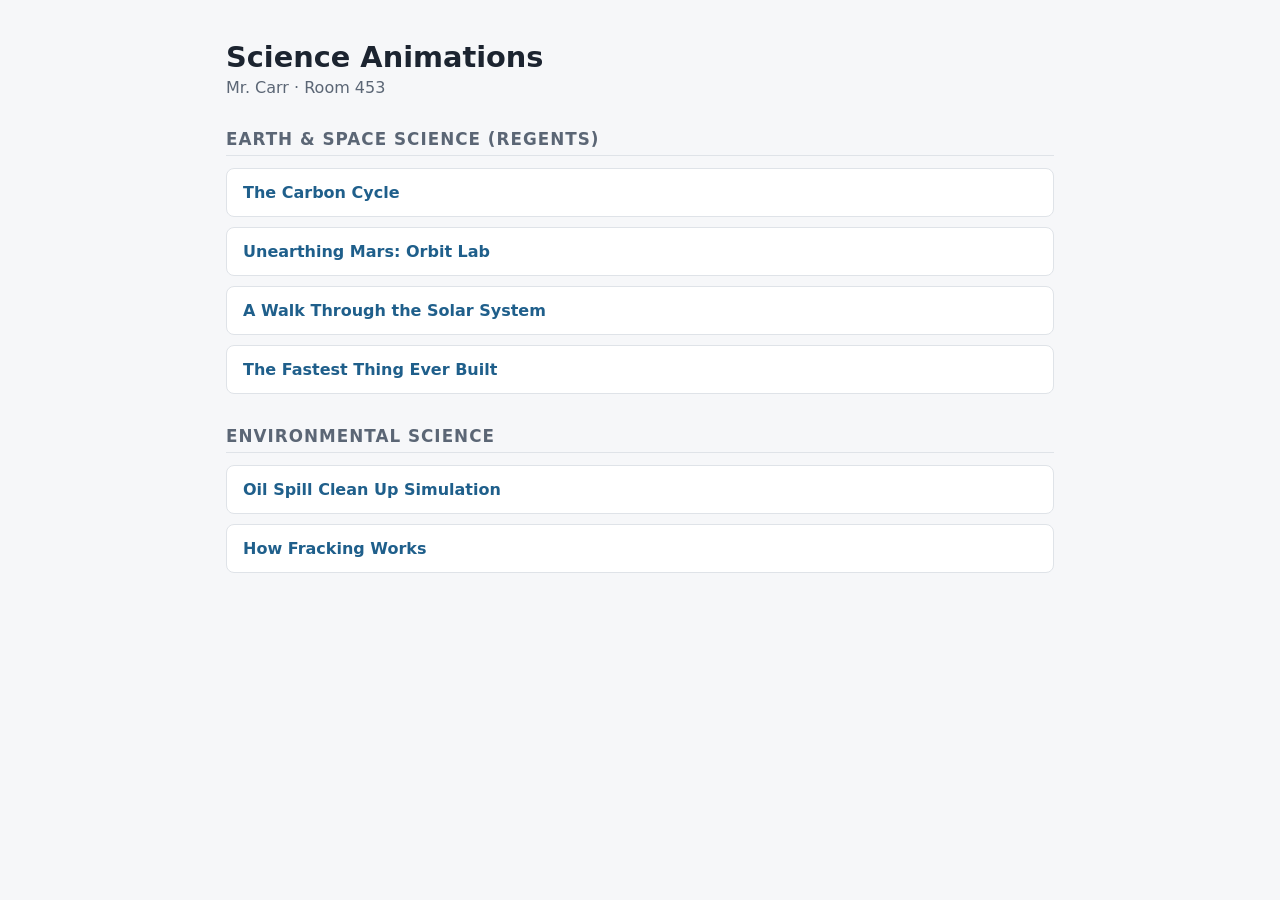
<file: index.html>
<!doctype html>
<html lang="en">
<head>
<meta charset="utf-8">
<meta name="viewport" content="width=device-width, initial-scale=1">
<title>Mr. Carr — Science Animations</title>
<style>
  :root { --bg:#f6f7f9; --card:#fff; --ink:#1c2430; --muted:#5b6675; --accent:#1f5f8b; --line:#dfe3e8; }
  * { box-sizing:border-box; }
  body { margin:0; font-family: system-ui, -apple-system, "Segoe UI", Roboto, sans-serif; background:var(--bg); color:var(--ink); }
  main { max-width:860px; margin:0 auto; padding:40px 16px; }
  h1 { margin:0 0 4px; font-size:1.8rem; }
  p.sub { margin:0 0 32px; color:var(--muted); }
  h2 { font-size:1.05rem; text-transform:uppercase; letter-spacing:.06em; color:var(--muted); border-bottom:1px solid var(--line); padding-bottom:6px; margin:32px 0 12px; }
  ul { list-style:none; padding:0; margin:0; display:grid; gap:10px; }
  a.item { display:block; background:var(--card); border:1px solid var(--line); border-radius:8px; padding:14px 16px; color:var(--accent); text-decoration:none; font-weight:600; }
  a.item:hover { border-color:var(--accent); }
  .empty { color:var(--muted); font-style:italic; }
</style>
</head>
<body>
<main>
  <h1>Science Animations</h1>
  <p class="sub">Mr. Carr · Room 453</p>

  <h2>Earth &amp; Space Science (Regents)</h2>
  <ul id="es">
    <li><a class="item" href="carbon-cycle/">The Carbon Cycle</a></li>
    <li><a class="item" href="unearthing-mars/">Unearthing Mars: Orbit Lab</a></li>
    <li><a class="item" href="solar-system-walk/">A Walk Through the Solar System</a></li>
    <li><a class="item" href="fastest-thing-ever-built/">The Fastest Thing Ever Built</a></li>
  </ul>

  <h2>Environmental Science</h2>
  <ul id="env">
    <li><a class="item" href="oil-spill-cleanup/">Oil Spill Clean Up Simulation</a></li>
    <li><a class="item" href="how-fracking-works/">How Fracking Works</a></li>
  </ul>
</main>
</body>
</html>
</file>
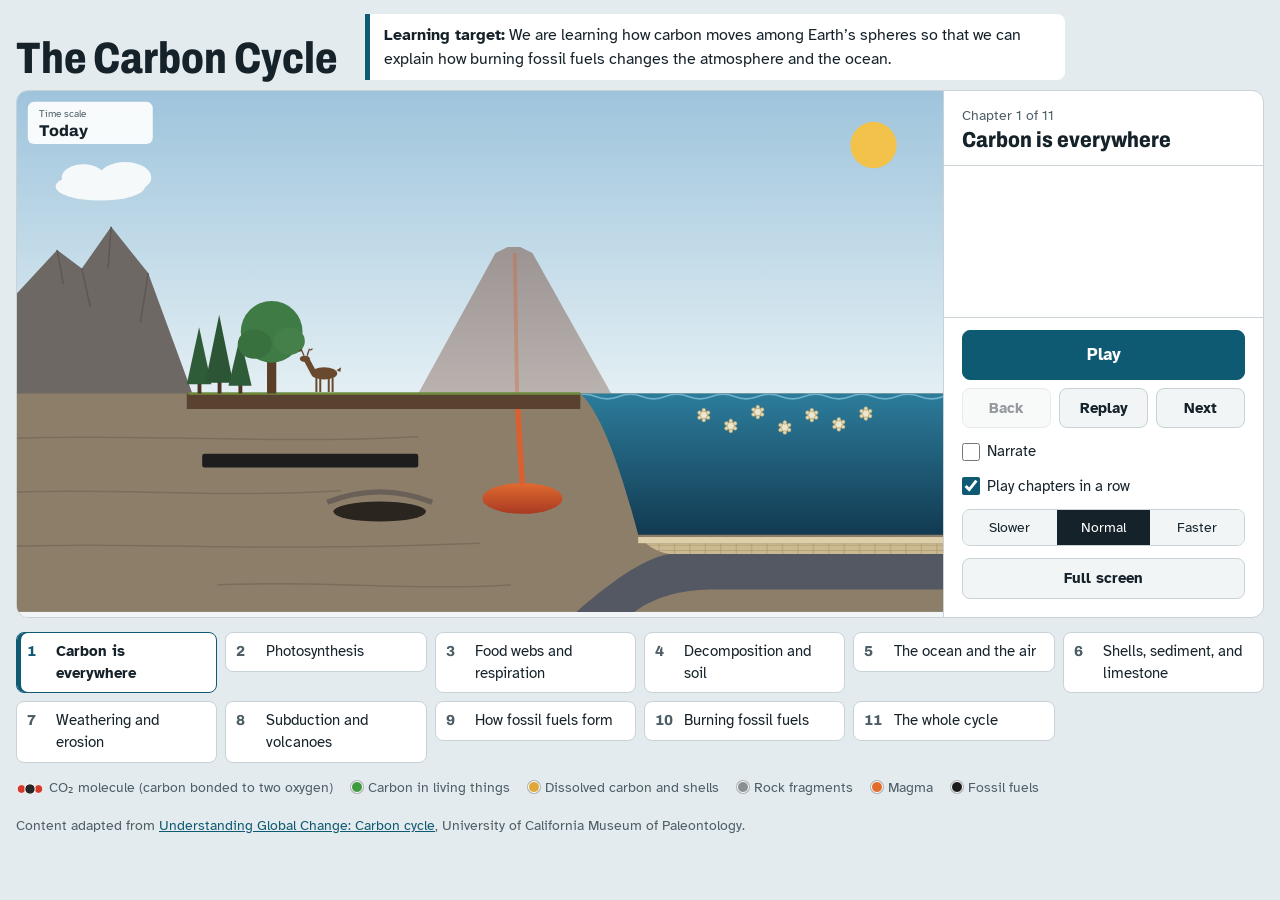
<file: carbon-cycle/index.html>
<!DOCTYPE html>
<html lang="en">
<head>
<base target="_blank">
<meta charset="utf-8">
<meta name="viewport" content="width=device-width, initial-scale=1">
<title>The Carbon Cycle</title>
<link rel="preconnect" href="https://fonts.googleapis.com">
<link rel="preconnect" href="https://fonts.gstatic.com" crossorigin>
<link href="https://fonts.googleapis.com/css2?family=Archivo:wdth,wght@62..125,400..800&family=Atkinson+Hyperlegible:wght@400;700&display=swap" rel="stylesheet">
<style>
:root{
  --bg:#E4EBEE; --surface:#FFFFFF; --surface-2:#F1F5F6; --ink:#16222A; --muted:#4D5E67; --line:#C8D2D7;
  --accent:#0F5A73; --accent-ink:#FFFFFF; --hi:#F2B300;
  --head:'Archivo','Arial Narrow',Arial,sans-serif; --body:'Atkinson Hyperlegible',Verdana,Arial,sans-serif;
  color-scheme:light;
}
@media (prefers-color-scheme: dark){
  :root:not([data-theme="light"]){--bg:#0F171B;--surface:#172229;--surface-2:#1E2B33;--ink:#E3EBEE;--muted:#A0B1BA;--line:#2D3D46;--accent:#62B6D2;--accent-ink:#0B1A20;color-scheme:dark}
}
:root[data-theme="dark"]{--bg:#0F171B;--surface:#172229;--surface-2:#1E2B33;--ink:#E3EBEE;--muted:#A0B1BA;--line:#2D3D46;--accent:#62B6D2;--accent-ink:#0B1A20;color-scheme:dark}
*{box-sizing:border-box}
html,body{margin:0}
main{min-width:0}
body{background:var(--bg);color:var(--ink);font:16px/1.5 var(--body);padding-left:max(16px,env(safe-area-inset-left,0px));padding-right:max(16px,env(safe-area-inset-right,0px))}
a{color:var(--accent)}
button{font:inherit;color:inherit}
:focus-visible{outline:3px solid var(--hi);outline-offset:2px}
.wrap{max-width:1240px;margin:0 auto}
:root{--side:clamp(250px,25vw,360px)}
header.wrap{padding-top:20px;padding-bottom:14px;display:flex;flex-wrap:wrap;gap:10px 28px;align-items:end}
h1{font-family:var(--head);font-stretch:80%;font-weight:800;font-size:clamp(30px,3.6vw,44px);line-height:1;margin:0}
.target{margin:0;padding:9px 14px;background:var(--surface);border-left:5px solid var(--accent);border-radius:0 8px 8px 0;max-width:70ch;flex:1 1 420px}

.card{background:var(--surface);border:1px solid var(--line);border-radius:12px;overflow:hidden}
.chapbar{display:flex;align-items:baseline;gap:14px;padding:12px 18px 10px;border-bottom:1px solid var(--line)}
.chapno{margin:0;color:var(--muted);font-size:14px;white-space:nowrap}
.chapbar h2{margin:0;font-family:var(--head);font-stretch:85%;font-weight:800;font-size:24px;line-height:1.1}
.card{display:flex;flex-direction:column}
.side{display:contents}
.stagecol{order:1;min-width:0}
.chapbar{order:0}
.caption{order:2}
.controls{order:3}
svg#scene{display:block;width:100%;height:auto;background:#B9D5E5}
.rotate-tip{display:none;margin:0;padding:6px 20px 0;font-size:14px;color:var(--muted)}
@media (orientation:portrait) and (max-width:599px){.rotate-tip{display:block}}
.progress{height:5px;background:var(--surface-2)}
#prog{height:100%;width:0;background:var(--accent)}
.caption{margin:0;padding:14px 20px 4px;font-size:clamp(17px,1.6vw,21px);line-height:1.45;min-height:3.6em;max-width:78ch}
.controls{display:flex;flex-wrap:wrap;gap:10px 18px;align-items:center;padding:10px 18px 16px}
.grp.transport{display:grid;grid-template-columns:repeat(4,auto);gap:8px}
@media (max-width:480px){
  .chapbar{flex-direction:column;gap:2px;padding:10px 16px 8px}
  .caption{padding:12px 16px 4px;font-size:17px}
  .controls{padding:10px 16px 14px;gap:10px 14px}
  .grp.transport{grid-template-columns:repeat(4,1fr);width:100%}
  .btn{padding:9px 4px;font-size:14.5px}
  .btn.primary{min-width:0}
}

/* Landscape screens (Chromebooks, laptops, projectors, phones held sideways):
   scene on the left sized to fit the screen height, caption and controls beside it */
@media (orientation:landscape) and (min-width:600px){
  :root{--fitW:calc((100vh - 36px) * 16 / 9 + var(--side))}
  @supports (height:100svh){:root{--fitW:calc((100svh - 36px) * 16 / 9 + var(--side))}}
  .wrap{max-width:min(1720px,var(--fitW))}
  .card{display:grid;grid-template-columns:minmax(0,1fr) var(--side);align-items:stretch}
  .stagecol{grid-column:1;grid-row:1}
  .side{display:flex;flex-direction:column;grid-column:2;grid-row:1;contain:size;overflow-y:auto;border-left:1px solid var(--line)}
  .chapbar{flex-direction:column;align-items:flex-start;gap:3px;padding:14px 18px 12px}
  .chapbar h2{font-size:clamp(20px,1.7vw,26px)}
  .caption{flex:1 0 auto;padding:16px 18px 8px;font-size:clamp(16px,1.35vw,21px);min-height:0}
  .controls{flex-direction:column;align-items:stretch;gap:12px;padding:12px 18px 18px;border-top:1px solid var(--line)}
  .spacer{display:none}
  .grp.transport{grid-template-columns:repeat(3,1fr)}
  .grp.transport #play{grid-column:1/-1;order:-1;padding:11px 14px;font-size:17px}
  .seg{display:flex}
  .seg button{flex:1}
  header.wrap{padding-top:14px;padding-bottom:10px}
}
/* short landscape screens (phones sideways, small laptops) */
@media (orientation:landscape) and (min-width:600px) and (max-height:520px){
  :root{--side:clamp(250px,34vw,300px)}
  header.wrap{padding-top:8px;padding-bottom:8px;gap:6px 20px}
  h1{font-size:26px}
  .target{font-size:14px;padding:6px 10px;line-height:1.35}
  .chapbar{padding:8px 12px 6px}
  .chapno{font-size:12.5px}
  .chapbar h2{font-size:18px}
  .caption{padding:8px 12px 4px;font-size:15px;line-height:1.4}
  .controls{padding:8px 12px 10px;gap:8px}
  .btn{padding:6px 3px;font-size:13.5px}
  .grp.transport{grid-template-columns:auto minmax(0,1fr) auto;gap:6px}
  .grp.transport #prev,.grp.transport #next{padding:6px 9px}
  .grp.transport #prev{order:1}
  .grp.transport #play{order:2;grid-column:auto;padding:6px 8px;font-size:15px}
  .grp.transport #next{order:3}
  .grp.transport #replay{order:4;grid-column:1/-1}
  .tog{font-size:13.5px}
  .seg button{padding:5px 6px;font-size:13px}
}
.btn{border:1px solid var(--line);background:var(--surface-2);border-radius:8px;padding:8px 14px;cursor:pointer;font-weight:700;font-size:15px}
.btn:hover{border-color:var(--muted)}
.btn{white-space:nowrap;min-width:0;overflow:hidden;text-overflow:ellipsis}
.btn.primary{background:var(--accent);color:var(--accent-ink);border-color:var(--accent);min-width:96px}
.btn:disabled{opacity:.45;cursor:default}
.grp{display:flex;flex-wrap:wrap;gap:8px;align-items:center}
.spacer{flex:1}
.tog{display:inline-flex;gap:7px;align-items:center;font-size:15px;cursor:pointer}
.tog input{width:18px;height:18px;margin:0;accent-color:var(--accent)}
.seg{display:inline-flex;border:1px solid var(--line);border-radius:8px;overflow:hidden}
.seg button{border:0;background:var(--surface-2);padding:7px 10px;font-size:14px;cursor:pointer}
.seg button[aria-pressed="true"]{background:var(--ink);color:var(--surface)}
@keyframes nudge{0%,100%{box-shadow:0 0 0 0 rgba(242,179,0,0)}50%{box-shadow:0 0 0 5px rgba(242,179,0,.55)}}
@media (prefers-reduced-motion:no-preference){.btn.ready{animation:nudge 1.6s ease-in-out infinite}}

nav.chapters{margin:14px 0 0}
nav.chapters ol{list-style:none;margin:0;padding:0;display:grid;grid-template-columns:repeat(auto-fill,minmax(190px,1fr));gap:8px}
nav.chapters button{width:100%;text-align:left;border:1px solid var(--line);background:var(--surface);border-radius:8px;padding:8px 10px;cursor:pointer;display:flex;gap:9px;align-items:baseline;font-size:14.5px}
nav.chapters button .n{font-family:var(--head);font-weight:800;color:var(--muted);min-width:1.4em}
nav.chapters button[aria-current="step"]{border-color:var(--accent);box-shadow:inset 4px 0 0 var(--accent);font-weight:700}
nav.chapters button.seen .n{color:var(--accent)}
.key{display:flex;flex-wrap:wrap;gap:6px 18px;font-size:14px;color:var(--muted);margin:14px 0 0}
.key svg{vertical-align:-3px;margin-right:5px}
.k{display:inline-block;width:12px;height:12px;border-radius:50%;border:1.5px solid #fff;box-shadow:0 0 0 1px rgba(0,0,0,.25);vertical-align:-1px;margin-right:5px}
footer{padding-block:18px 26px;font-size:13.5px;color:var(--muted)}

/* scene text */
#scene text{font-family:var(--body)}
.callout{font-weight:700;font-size:calc(16px * var(--ts,1));fill:#16222A;paint-order:stroke;stroke:rgba(255,255,255,.9);stroke-width:calc(4.5px * var(--ts,1));stroke-linejoin:round;pointer-events:none}
.callout.inv{fill:#fff;stroke:rgba(10,20,25,.55)}
.callout.eq{font-size:calc(21px * var(--ts,1))}
.callout.sm{font-size:calc(13.5px * var(--ts,1));font-weight:400}
#inset .callout{font-size:calc(16px * var(--tsi,1))}
#inset .callout.sm{font-size:calc(13.5px * var(--tsi,1))}
.hud-l{font-size:12.5px;fill:#4D5E67}
.hud-v{font-family:var(--head) !important;font-weight:800;font-size:20px;fill:#16222A}
.arrowline{fill:none;stroke-width:3.2;stroke-linecap:round}
.arrowcase{fill:none;stroke:rgba(255,255,255,.8);stroke-width:7;stroke-linecap:round}
@media (prefers-reduced-motion:no-preference){#waves{animation:drift 7s linear infinite}}
@keyframes drift{from{transform:translateX(0)}to{transform:translateX(-60px)}}
/* full screen mode */
html.noscroll,html.noscroll body{overflow:hidden}
.keys{display:none;font-size:13px;color:var(--muted)}
.card.full{position:fixed;inset:0;z-index:50;border:0;border-radius:0;
  padding:env(safe-area-inset-top,0px) env(safe-area-inset-right,0px) env(safe-area-inset-bottom,0px) env(safe-area-inset-left,0px)}
.card.full .keys{display:block}
.card.full .stagecol{display:flex;flex-direction:column;flex:1 1 0;min-height:0}
.card.full #scene{flex:1 1 0;min-height:0;width:100%;height:100%;background:var(--surface)}
.card.full .rotate-tip{display:none}
.card.full nav.chapters{order:4;flex:none;margin:0;padding:8px 12px 10px;border-top:1px solid var(--line);background:var(--surface)}
.card.full nav.chapters ol{grid-template-columns:repeat(auto-fill,minmax(150px,1fr));gap:6px}
.card.full nav.chapters button{padding:5px 7px;gap:5px;font-size:13px;line-height:1.25;hyphens:auto;-webkit-hyphens:auto;overflow-wrap:break-word}
.card.full nav.chapters button .n{min-width:0}
.card.full nav.chapters button span:last-child{min-width:0}
@media (min-width:1100px){.card.full nav.chapters ol{grid-template-columns:repeat(11,minmax(0,1fr))}}
@media (orientation:landscape) and (min-width:600px){
  .card.full{grid-template-rows:minmax(0,1fr) auto}
  .card.full .stagecol{height:100%}
  .card.full nav.chapters{grid-column:1/-1;grid-row:2}
}
@media (orientation:landscape) and (max-height:520px){.card.full nav.chapters button{font-size:12px;padding:3px 6px}}
</style>
</head>
<body>
<header class="wrap">
  <h1>The Carbon Cycle</h1>
  <p class="target"><b>Learning target:</b> We are learning how carbon moves among Earth’s spheres so that we can explain how burning fossil fuels changes the atmosphere and the ocean.</p>
</header>

<main class="wrap">
  <div class="card" id="stage">
    <div class="stagecol">
    <svg id="scene" viewBox="0 0 1200 675" role="img" aria-labelledby="sceneTitle">
      <title id="sceneTitle">Animated cross-section of Earth showing the atmosphere, a mountain, forest, volcano, ocean, and underground rock layers. The caption below describes each step.</title>
      <defs>
        <linearGradient id="g-sky" x1="0" y1="0" x2="0" y2="1"><stop offset="0" stop-color="#9EC4DC"/><stop offset="1" stop-color="#E5F0F4"/></linearGradient>
        <linearGradient id="g-sea" x1="0" y1="0" x2="0" y2="1"><stop offset="0" stop-color="#2C7C9B"/><stop offset="1" stop-color="#123A51"/></linearGradient>
        <linearGradient id="g-volc" x1="0" y1="0" x2="0" y2="1"><stop offset="0" stop-color="#9C9492"/><stop offset="1" stop-color="#B9B2AF"/></linearGradient>
        <linearGradient id="g-magma" x1="0" y1="0" x2="0" y2="1"><stop offset="0" stop-color="#E06A30"/><stop offset="1" stop-color="#A83A22"/></linearGradient>
        <pattern id="p-lime" width="40" height="7" patternUnits="userSpaceOnUse"><rect width="40" height="7" fill="#CBB991"/><path d="M0 .5H40M12 0V7M32 0V7" stroke="#A9976F" stroke-width="1"/></pattern>
        <clipPath id="clip-sea"><path d="M730 392H1200V575H805C785 500 760 420 730 392Z"/></clipPath>
        <clipPath id="clip-inset"><rect x="420" y="80" width="360" height="250"/></clipPath>
        <symbol id="mol" viewBox="-14 -6 28 12" overflow="visible">
          <circle cx="-8.5" r="4.4" fill="#D23B2B" stroke="#fff" stroke-width="1"/>
          <circle cx="8.5" r="4.4" fill="#D23B2B" stroke="#fff" stroke-width="1"/>
          <circle r="5.2" fill="#262626" stroke="#fff" stroke-width="1"/>
        </symbol>
        <symbol id="plk" viewBox="-9 -9 18 18" overflow="visible">
          <circle r="5.2" fill="#EEE7CC" stroke="#AFA276" stroke-width="1"/>
          <g fill="#E3D9B3" stroke="#AFA276" stroke-width=".8">
            <circle cx="0" cy="-6.5" r="2.4"/><circle cx="5.6" cy="-3.2" r="2.4"/><circle cx="5.6" cy="3.2" r="2.4"/>
            <circle cx="0" cy="6.5" r="2.4"/><circle cx="-5.6" cy="3.2" r="2.4"/><circle cx="-5.6" cy="-3.2" r="2.4"/>
          </g>
        </symbol>
        <symbol id="fern" viewBox="-14 -46 28 46" overflow="visible">
          <path d="M0 0Q2-22 0-44" stroke="#3E6B2F" stroke-width="2.4" fill="none"/>
          <path d="M1-8L-11-14M1-8L12-15M1-16L-10-23M1-16L11-24M1-24L-8-31M1-24L9-32M0-32L-6-38M0-32L6-39" stroke="#4F8A3A" stroke-width="2.2" stroke-linecap="round"/>
        </symbol>
      </defs>

      <!-- sky -->
      <rect x="0" y="0" width="1200" height="400" fill="url(#g-sky)"/>
      <g id="rays" opacity="0" stroke="#F4C84F" stroke-width="4" stroke-linecap="round">
        <path d="M1110 18V4M1110 122V136M1058 70H1044M1162 70H1176M1073 33L1063 23M1147 107L1157 117M1147 33L1157 23M1073 107L1063 117"/>
      </g>
      <circle cx="1110" cy="70" r="30" fill="#F2C24A"/>
      <g id="cloud" fill="#F6F9FA">
        <ellipse cx="108" cy="124" rx="58" ry="18"/><ellipse cx="140" cy="112" rx="34" ry="20"/><ellipse cx="86" cy="112" rx="28" ry="17"/>
      </g>

      <!-- background volcano -->
      <path d="M520 392L620 210L636 202H652L668 210L770 392Z" fill="url(#g-volc)"/>
      <path d="M648 392L645 210" stroke="#D9612F" stroke-width="5" opacity=".35"/>

      <!-- foreground mountain -->
      <path id="mountain" d="M0 394V262L52 206L84 230L122 176L170 236L228 394Z" fill="#6E6865"/>
      <path d="M52 206L60 250M122 176L118 230M84 230L95 280M170 236L160 300" stroke="#5E5855" stroke-width="2" fill="none"/>

      <!-- underground -->
      <rect x="0" y="392" width="1200" height="283" fill="#8D7E6A"/>
      <path d="M0 450C160 444 330 458 520 448M0 520C120 514 260 528 420 518M0 590C150 584 300 598 600 586M260 640C380 634 520 648 640 640" stroke="#7B6D5A" stroke-width="2" fill="none"/>
      <g id="coal"><rect x="240" y="470" width="280" height="18" rx="3" fill="#1D1D1D"/></g>
      <path d="M402 533Q470 506 538 533" stroke="#6A6058" stroke-width="7" fill="none"/>
      <ellipse id="oil" cx="470" cy="545" rx="60" ry="13" fill="#2B251F"/>
      <ellipse id="melt" cx="705" cy="642" rx="44" ry="18" fill="#E36B2C" opacity="0"/>
      <ellipse id="chamber" cx="655" cy="528" rx="52" ry="20" fill="url(#g-magma)"/>
      <path id="conduit" d="M655 510C652 470 650 430 648 392" stroke="#D9612F" stroke-width="7" fill="none"/>
      <path d="M1200 600H845C810 606 765 640 725 675H800C832 652 868 646 905 646H1200Z" fill="#545862"/>
      <path id="lime" d="M815 586H1200V600H845C832 598 822 592 815 586Z" fill="url(#p-lime)"/>
      <rect id="sed" x="805" y="578" width="395" height="8" fill="#DCCFA9"/>

      <!-- ocean -->
      <path d="M730 392H1200V575H805C785 500 760 420 730 392Z" fill="url(#g-sea)"/>
      <path id="oceanTint" d="M730 392H1200V575H805C785 500 760 420 730 392Z" fill="#7D9A3A" opacity="0"/>
      <g clip-path="url(#clip-sea)"><path id="waves" d="M720 396q15-6 30 0t30 0 30 0 30 0 30 0 30 0 30 0 30 0 30 0 30 0 30 0 30 0 30 0 30 0 30 0 30 0 30 0 30 0" stroke="#7FC0D8" stroke-width="2" fill="none" opacity=".8"/></g>
      <g id="plankton">
        <use href="#plk" x="-9" y="-9" width="18" height="18" transform="translate(890,420)"/>
        <use href="#plk" x="-9" y="-9" width="18" height="18" transform="translate(925,434)"/>
        <use href="#plk" x="-9" y="-9" width="18" height="18" transform="translate(960,416)"/>
        <use href="#plk" x="-9" y="-9" width="18" height="18" transform="translate(995,436)"/>
        <use href="#plk" x="-9" y="-9" width="18" height="18" transform="translate(1030,420)"/>
        <use href="#plk" x="-9" y="-9" width="18" height="18" transform="translate(1065,432)"/>
        <use href="#plk" x="-9" y="-9" width="18" height="18" transform="translate(1100,418)"/>
      </g>

      <!-- land surface -->
      <path d="M220 392H730V412H220Z" fill="#59422F"/>
      <path id="soilRich" d="M220 392H730V412H220Z" fill="#2E2116" opacity="0"/>
      <path id="river" d="M226 396H724C760 402 800 432 850 470" stroke="#5DA7D2" stroke-width="5" fill="none" opacity="0"/>
      <path d="M222 392H730" stroke="#6E8B3D" stroke-width="3"/>

      <!-- trees -->
      <g id="c1"><rect x="234" y="376" width="5" height="16" fill="#4A3526"/><path d="M220 380L236 306L252 380Z" fill="#2E5B38"/></g>
      <g id="c2"><rect x="260" y="372" width="5" height="20" fill="#4A3526"/><path d="M244 378L262 290L280 378Z" fill="#2B5535"/></g>
      <g id="c3"><rect x="287" y="378" width="5" height="14" fill="#4A3526"/><path d="M274 382L289 318L304 382Z" fill="#2E5B38"/></g>
      <rect x="324" y="330" width="12" height="62" fill="#5A3E28"/>
      <g id="canopy">
        <ellipse cx="330" cy="312" rx="40" ry="40" fill="#3F7B45"/>
        <ellipse cx="308" cy="328" rx="22" ry="19" fill="#38713E"/>
        <ellipse cx="353" cy="324" rx="20" ry="18" fill="#457F49"/>
      </g>
      <g id="deer">
        <g fill="#6A4A2E">
          <ellipse cx="398" cy="366" rx="17" ry="8"/>
          <path d="M387 362L379 347L372 350L381 367Z"/>
          <ellipse cx="373" cy="347" rx="6.5" ry="4"/>
          <path d="M414 362l6-4l-1 6z"/>
        </g>
        <path d="M388 372v18M393 372v18M404 372v18M409 372v18" stroke="#6A4A2E" stroke-width="2.6"/>
        <path d="M372 343l-4-9M376 343l3-9M369 336l-4 1M380 336l3-2" stroke="#5B3E25" stroke-width="1.6" fill="none"/>
      </g>

      <!-- human activities -->
      <g id="human" opacity="0">
        <path d="M462 479H505V392" stroke="#59646A" stroke-width="6" fill="none"/>
        <path d="M450 392V533" stroke="#59646A" stroke-width="4"/>
        <path d="M438 392L450 336L462 392M442 372H458M446 352H454" stroke="#3E474C" stroke-width="2.5" fill="none"/>
        <rect x="515" y="340" width="70" height="52" fill="#7A838A"/>
        <rect x="566" y="280" width="14" height="62" fill="#9AA2A8"/>
        <rect x="530" y="300" width="10" height="42" fill="#9AA2A8"/>
        <path d="M522 352h12v9h-12zM542 352h12v9h-12zM562 352h12v9h-12z" fill="#C9D1D6"/>
        <rect x="590" y="386" width="140" height="6" fill="#4B4F52"/>
        <g id="car">
          <rect x="0" y="-12" width="30" height="9" rx="2" fill="#2E5E8C"/>
          <path d="M6-12l4-6h10l4 6z" fill="#2E5E8C"/>
          <circle cx="7" cy="-2" r="3" fill="#222"/><circle cx="23" cy="-2" r="3" fill="#222"/>
        </g>
      </g>

      <g id="arrows"></g>
      <g id="fx"></g>
      <g id="labels"></g>

      <!-- fossil fuel inset -->
      <g id="inset" opacity="0">
        <rect x="390" y="30" width="420" height="320" rx="12" fill="#FFFFFF" stroke="#B5C0C5" stroke-width="2"/>
        <text id="insetTitle" x="600" y="62" text-anchor="middle" class="callout" style="stroke:none"></text>
        <g clip-path="url(#clip-inset)">
          <rect x="420" y="80" width="360" height="250" fill="#DCEAF0"/>
          <rect id="iBase" x="420" y="305" width="360" height="25" fill="#8D7E6A"/>
          <rect id="peat" x="420" y="290" width="360" height="15" fill="#6B4A2A" opacity="0"/>
          <g id="ferns"></g>
          <rect id="iWater" x="420" y="262" width="360" height="28" fill="#7FB3C9" opacity=".7"/>
          <rect id="L1" x="420" y="270" width="360" height="20" fill="#D8C08A" opacity="0"/>
          <rect id="L2" x="420" y="250" width="360" height="20" fill="#A39581" opacity="0"/>
          <rect id="L3" x="420" y="230" width="360" height="20" fill="#CDB27A" opacity="0"/>
          <g id="press" opacity="0" fill="#C0392B">
            <path d="M494 186h12v22h8l-14 16-14-16h8z"/><path d="M594 186h12v22h8l-14 16-14-16h8z"/><path d="M694 186h12v22h8l-14 16-14-16h8z"/>
          </g>
          <text id="pressLbl" x="600" y="172" text-anchor="middle" class="callout sm" opacity="0" style="font-weight:700">Heat and pressure</text>
          <text id="coalLbl" x="600" y="322" text-anchor="middle" class="callout inv sm" opacity="0" style="font-weight:700">Coal</text>
        </g>
      </g>

      <!-- HUD -->
      <g id="hud">
        <rect id="hudBox" x="14" y="14" width="250" height="54" rx="8" fill="#FFFFFF" opacity=".92"/>
        <text class="hud-l" x="28" y="34">Time scale</text>
        <text class="hud-v" id="hudVal" x="28" y="58"></text>
      </g>
      <g id="meter" opacity="0" transform="translate(1090,112)">
        <rect width="94" height="276" rx="8" fill="#FFFFFF" opacity=".94"/>
        <text x="47" y="22" text-anchor="middle" style="font-weight:700;font-size:13px;fill:#16222A">CO₂ in air</text>
        <rect x="37" y="36" width="20" height="180" rx="3" fill="#E1E7EA"/>
        <rect id="meterFill" x="37" y="180" width="20" height="36" rx="3" fill="#C0392B"/>
        <text id="meterPpm" x="47" y="240" text-anchor="middle" style="font-weight:800;font-size:16px;fill:#16222A">280 ppm</text>
        <text id="meterYr" x="47" y="262" text-anchor="middle" style="font-size:13px;fill:#4D5E67">1850</text>
      </g>
    </svg>
    <div class="progress"><div id="prog"></div></div>
    <p class="rotate-tip">Tip: turn your phone sideways for a bigger view.</p>
    </div>
    <div class="side">
    <div class="chapbar"><p class="chapno" id="chapNo"></p><h2 id="chapTitle"></h2></div>
    <p class="caption" id="caption" aria-live="polite"></p>
    <div class="controls">
      <div class="grp transport">
        <button class="btn" id="prev">Back</button>
        <button class="btn primary" id="play">Play</button>
        <button class="btn" id="replay">Replay</button>
        <button class="btn" id="next">Next</button>
      </div>
      <span class="spacer"></span>
      <label class="tog"><input type="checkbox" id="narrate"> Narrate</label>
      <label class="tog"><input type="checkbox" id="auto" checked> Play chapters in a row</label>
      <div class="seg" role="group" aria-label="Speed">
        <button data-speed="0.7" aria-pressed="false">Slower</button>
        <button data-speed="1" aria-pressed="true">Normal</button>
        <button data-speed="1.4" aria-pressed="false">Faster</button>
      </div>
      <button class="btn" id="fs" aria-pressed="false" title="Full screen (F)">Full screen</button>
      <span class="keys">Space: play/pause. Arrow keys: change chapter. Esc: exit full screen.</span>
    </div>
    </div>
  </div>

  <nav class="chapters" aria-label="Chapters"><ol id="chapList"></ol></nav>

  <p class="key">
    <span><svg width="28" height="12" viewBox="-14 -6 28 12"><use href="#mol" x="-14" y="-6" width="28" height="12"/></svg>CO₂ molecule (carbon bonded to two oxygen)</span>
    <span><i class="k" style="background:#3E9A3E"></i>Carbon in living things</span>
    <span><i class="k" style="background:#DEA737"></i>Dissolved carbon and shells</span>
    <span><i class="k" style="background:#8A8F93"></i>Rock fragments</span>
    <span><i class="k" style="background:#E36B2C"></i>Magma</span>
    <span><i class="k" style="background:#1B1B1B"></i>Fossil fuels</span>
  </p>
</main>

<footer class="wrap">Content adapted from <a href="https://ugc.berkeley.edu/background-content/carbon-cycle/" rel="noopener">Understanding Global Change: Carbon cycle</a>, University of California Museum of Paleontology.</footer>

<script>
(function(){
const NS = 'http://www.w3.org/2000/svg';
const $ = id => document.getElementById(id);
const svg = $('scene'), FX = $('fx'), LAB = $('labels'), ARR = $('arrows');
const COL = {org:'#3E9A3E', carb:'#DEA737', rock:'#8A8F93', magma:'#E36B2C', fossil:'#1B1B1B', shell:'#EEE7CC'};

function el(tag, attrs, parent){
  const e = document.createElementNS(NS, tag);
  for (const k in attrs) e.setAttribute(k, attrs[k]);
  if (parent) parent.appendChild(e);
  return e;
}
const op = (e, v) => (typeof e === 'string' ? $(e) : e).setAttribute('opacity', v);
const lerp = (a, b, k) => a + (b - a) * k;
const ease = k => k < .5 ? 2*k*k : 1 - Math.pow(-2*k + 2, 2) / 2;
const fmt = n => Math.round(n).toLocaleString('en-US');

/* ---------- timeline engine ---------- */
let clock = 0, actions = [], loops = [], beats = [], beatI = -1, dur = 1, chapter = 0;
let playing = false, speed = 1, ended = false, endHold = 0, last = null;
function tw(at, d, fn){ actions.push({at, d, fn, last:-1}); }
function at(t, fn){ tw(t, 0, fn); }
function loop(t0, t1, fn){ loops.push({t0, t1, fn}); }
function say(t, text){ beats.push({at:t, text}); }
function hud(t, text){ at(t, () => { $('hudVal').textContent = text; }); }
function fitHud(){ const w = $('hudVal').getComputedTextLength(); $('hudBox').setAttribute('width', Math.max(160, w + 30)); }
/* keep scene text readable: when the scene is drawn small, enlarge its labels, HUD, and CO2 meter */
let TS = 1;
function fitText(){
  const s = svg.getBoundingClientRect().width / 1200;
  if (!s) return;
  TS = Math.min(1.8, Math.max(1, 12.5 / (16 * s)));
  svg.style.setProperty('--ts', TS.toFixed(3));
  svg.style.setProperty('--tsi', Math.min(TS, 1.45).toFixed(3));
  const hs = Math.min(TS, 1.4);
  $('hud').setAttribute('transform', 'translate(14 14) scale(' + hs.toFixed(3) + ') translate(-14 -14)');
  $('inset').setAttribute('transform', 'translate(' + (225 * (TS - 1) / .8).toFixed(1) + ' 0)');
  const ms = Math.min(TS, 1.25);
  $('meter').setAttribute('transform', 'translate(' + (1186 - 94 * ms).toFixed(1) + ',' + (112 - 40 * (ms - 1)).toFixed(1) + ') scale(' + ms.toFixed(3) + ')');
  fitHud();
}
function label(x, y, text, cls, anchor){
  const t = el('text', {x, y, class:'callout ' + (cls || ''), 'text-anchor': anchor || 'middle', opacity:0}, LAB);
  t.textContent = text; return t;
}
function show(t, node, d){ tw(t, d || .8, k => op(node, k)); }
function hide(t, node, d){ tw(t, d || .8, k => op(node, 1 - k)); }

function icon(kind, parent){
  if (kind === 'co2'){
    const g = el('g', {opacity:0}, parent);
    el('use', {href:'#mol', x:-13, y:-5.5, width:26, height:11}, g);
    return g;
  }
  if (kind === 'shell'){
    const g = el('g', {opacity:0}, parent);
    el('use', {href:'#plk', x:-6, y:-6, width:12, height:12}, g);
    return g;
  }
  const g = el('g', {opacity:0}, parent);
  el('circle', {r: kind === 'magma' ? 6 : 5, fill: COL[kind], stroke:'#fff', 'stroke-width':1.3}, g);
  return g;
}
/* moving icons along a path, staggered, repeating between t0 and t1 */
function flow(d, o){
  const p = el('path', {d, fill:'none', stroke:'none'}, FX);
  const L = p.getTotalLength(), n = o.n || 4, per = o.per || 4, kind = o.kind || 'co2';
  const items = []; for (let i = 0; i < n; i++) items.push(icon(kind, FX));
  loop(o.t0, o.t1 + per, c => {
    items.forEach((g, i) => {
      const local = c - o.t0 - i * per / n;
      const startOfCycle = c - (((local % per) + per) % per);
      if (local < 0 || startOfCycle > o.t1){ g.setAttribute('opacity', 0); return; }
      const f = (local % per) / per, pt = p.getPointAtLength(f * L);
      g.setAttribute('transform', 'translate(' + pt.x.toFixed(1) + ',' + pt.y.toFixed(1) + ')');
      g.setAttribute('opacity', Math.max(0, Math.min(1, f / .1, (1 - f) / .12)).toFixed(2));
    });
  });
}
function mtnY(x){
  const v = [[0,262],[52,206],[84,230],[122,176],[170,236],[228,394]];
  for (let i = 0; i < v.length - 1; i++) if (x <= v[i+1][0]) return lerp(v[i][1], v[i+1][1], (x - v[i][0]) / (v[i+1][0] - v[i][0]));
  return 394;
}

/* ---------- scene reset ---------- */
const FERN_X = [440, 485, 530, 575, 620, 665, 710, 755];
function resetScene(){
  FX.innerHTML = ''; LAB.innerHTML = ''; ARR.innerHTML = '';
  ['rays','human','meter','inset','river','melt','soilRich','oceanTint','peat','L1','L2','L3','press','pressLbl','coalLbl'].forEach(id => op(id, 0));
  op('lime', 1); op('iWater', .7);
  $('sed').setAttribute('y', 578); $('sed').setAttribute('height', 8);
  $('canopy').setAttribute('transform', '');
  $('deer').setAttribute('transform', '');
  ['c1','c2','c3'].forEach(id => { $(id).setAttribute('transform', ''); op(id, 1); });
  $('chamber').setAttribute('opacity', 1);
  $('iBase').setAttribute('y', 305); $('iBase').setAttribute('height', 25);
  $('peat').setAttribute('y', 290); $('peat').setAttribute('height', 15); $('peat').setAttribute('fill', '#6B4A2A');
  $('car').setAttribute('transform', 'translate(600,386)');
  const ferns = $('ferns'); ferns.innerHTML = '';
  FERN_X.forEach(x => {
    const g = el('g', {'data-x':x}, ferns);
    el('use', {href:'#fern', x:x - 14, y:244, width:28, height:46}, g);
  });
  $('insetTitle').textContent = '';
}

/* ---------- chapters ---------- */
const CH = [
{title:'Carbon is everywhere', dur:23, build(){
  hud(0, 'Today');
  say(.3, 'Carbon is the main building block of life. It’s in the DNA, proteins, sugars, and fats of every living thing.');
  say(5.5, 'Carbon is stored in all four parts of the Earth system: the atmosphere, biosphere, hydrosphere, and geosphere.');
  const a = label(600, 128, 'Atmosphere'), b = label(330, 258, 'Biosphere'), h = label(1010, 505, 'Hydrosphere', 'inv'), g = label(330, 628, 'Geosphere', 'inv');
  show(6, a); show(7.3, b); show(8.6, h); show(9.9, g);
  say(12, 'Most of Earth’s carbon is locked in rock. Much smaller amounts are in the ocean, soil, living things, and air.');
  say(17.5, 'Carbon doesn’t stay put. The way it moves among these spheres is called the carbon cycle.');
  flow('M560 150C620 120 700 120 760 150', {t0:17.5, t1:22, n:3, per:3.5});
}},
{title:'Photosynthesis', dur:25, build(){
  hud(0, 'Hours to years');
  show(0, 'rays', 1.5);
  loop(0, 25, c => $('rays').setAttribute('transform', 'rotate(' + (c * 8) + ' 1110 70)'));
  say(.3, 'Plants take carbon dioxide (CO₂) out of the air through tiny openings in their leaves.');
  flow('M250 110C262 190 290 260 312 300', {t0:1.5, t1:20, n:3, per:4.2});
  flow('M420 100C405 180 370 250 348 298', {t0:2.2, t1:20, n:3, per:4.2});
  flow('M335 70C334 150 332 230 330 290', {t0:3, t1:20, n:3, per:4.2});
  say(6.5, 'Using energy from sunlight, they combine CO₂ and water to make sugar. This is photosynthesis.');
  const e1 = label(760, 108, '6CO₂ + 6H₂O + light energy → C₆H₁₂O₆ + 6O₂', 'eq');
  const e2 = label(760, 134, 'carbon dioxide + water → sugar + oxygen', 'sm');
  show(7, e1); show(7.6, e2);
  say(12.5, 'The carbon in that sugar becomes part of the plant’s leaves, wood, and roots.');
  tw(12.5, 6, k => $('canopy').setAttribute('transform', 'translate(330 352) scale(' + lerp(1, 1.14, k) + ') translate(-330 -352)'));
  say(19, 'Think: most of a tree’s mass comes from the air, not the soil. How does photosynthesis explain that?');
}},
{title:'Food webs and respiration', dur:25, build(){
  hud(0, 'Hours to weeks');
  at(0, () => $('deer').setAttribute('transform', 'translate(130 0)'));
  tw(.4, 4.2, k => $('deer').setAttribute('transform', 'translate(' + lerp(130, 0, k).toFixed(1) + ' ' + (Math.abs(Math.sin(k * 22)) * -1.5).toFixed(1) + ')'));
  say(.3, 'A deer eats leaves from the tree. The plant’s carbon becomes part of the deer’s body.');
  flow('M352 330Q364 338 369 347', {t0:4.8, t1:9.5, n:3, per:1.8, kind:'org'});
  const f = label(470, 318, 'Eating moves carbon', 'sm', 'start'); show(5, f);
  say(7, 'Every living thing breaks down sugar for energy. This is cellular respiration, and it releases CO₂.');
  flow('M366 344C362 280 360 200 362 120', {t0:8, t1:21, n:3, per:4});
  flow('M300 300C292 240 284 170 276 110', {t0:9, t1:21, n:3, per:4});
  const r = label(392, 210, 'Respiration releases CO₂', '', 'start'); show(8.5, r);
  say(13.5, 'Plants respire too, day and night. Photosynthesis and respiration move carbon back and forth quickly.');
  say(19.5, 'Carbon also moves up the food web when a predator eats an herbivore.');
}},
{title:'Decomposition and soil', dur:23, build(){
  hud(0, 'Days to centuries');
  say(.3, 'When leaves fall and living things die, they don’t just disappear.');
  [[308,334,'#8FAE3C'],[348,338,'#C39A2E'],[330,330,'#A3B03A']].forEach((L, i) => {
    const lf = el('ellipse', {rx:5, ry:2.6, fill:L[2], opacity:0}, FX);
    const t0 = .8 + i * .9;
    tw(t0, 3.2, k => {
      const x = L[0] + Math.sin(k * 7) * 9, y = lerp(L[1], 391, k);
      lf.setAttribute('cx', x); lf.setAttribute('cy', y); lf.setAttribute('transform', 'rotate(' + (Math.sin(k*7)*35) + ' ' + x + ' ' + y + ')');
      lf.setAttribute('opacity', 1);
    });
    tw(t0 + 4, 2.5, k => lf.setAttribute('opacity', 1 - k));
  });
  say(5.5, 'Decomposers like bacteria and fungi break down the remains. Some of the carbon becomes part of the soil.');
  const microbes = [];
  for (let i = 0; i < 22; i++) microbes.push(el('circle', {r:1.8, fill:'#E9D8AE', opacity:0, cx:240 + i * 22, cy:403}, FX));
  loop(5.5, 23, c => microbes.forEach((m, i) => {
    m.setAttribute('cx', (240 + i * 22 + Math.sin(c * 2 + i) * 5).toFixed(1));
    m.setAttribute('cy', (402 + Math.cos(c * 2.6 + i * 1.7) * 5).toFixed(1));
    m.setAttribute('opacity', Math.min(1, (c - 5.5) / 1.5));
  }));
  tw(6, 6, k => op('soilRich', k * .55));
  const d = label(475, 436, 'Decomposers at work in the soil', 'inv sm'); show(6, d);
  say(11.5, 'Decomposers respire too, so some of that carbon returns to the air as CO₂.');
  flow('M286 406C284 330 280 240 276 150', {t0:11.5, t1:21, n:3, per:4.4});
  flow('M420 406C424 330 430 250 436 160', {t0:12.3, t1:21, n:3, per:4.4});
  say(17, 'In the Arctic, frozen soil called permafrost holds huge amounts of carbon. As it thaws, it releases CO₂ and methane.');
}},
{title:'The ocean and the air', dur:23, build(){
  hud(0, 'Years to centuries');
  say(.3, 'Where the ocean meets the air, CO₂ dissolves into seawater.');
  flow('M860 120C862 240 866 330 870 396', {t0:1, t1:20, n:3, per:4});
  flow('M940 110C942 220 946 320 950 396', {t0:1.8, t1:20, n:3, per:4});
  flow('M870 400C872 430 880 460 890 490', {t0:4.5, t1:21, n:3, per:3.5, kind:'carb'});
  flow('M950 400C952 430 960 460 965 500', {t0:5.2, t1:21, n:3, per:3.5, kind:'carb'});
  const a = label(845, 260, 'CO₂ dissolves', '', 'end'); show(1.5, a);
  say(6.5, 'The ocean releases CO₂ back into the air, too. Cold water holds more dissolved gas than warm water.');
  flow('M1045 470C1045 430 1043 410 1042 398', {t0:6.5, t1:20, n:2, per:3, kind:'carb'});
  flow('M1042 396C1042 320 1046 230 1052 140', {t0:7.5, t1:20, n:3, per:4});
  const b = label(1066, 260, 'CO₂ released', '', 'start'); show(7.5, b);
  say(12, 'The ocean holds about 40 times more carbon than the atmosphere. It has soaked up a large share of the CO₂ that humans have released.');
  say(18, 'That extra CO₂ makes seawater more acidic. This is called ocean acidification.');
}},
{title:'Shells, sediment, and limestone', dur:30, build(){
  hud(0, 'Days to years');
  at(0, () => op('lime', 0));
  say(.3, 'Tiny ocean organisms called plankton take in dissolved carbon.');
  flow('M900 500C920 470 950 450 975 432', {t0:.8, t1:7, n:4, per:2.6, kind:'carb'});
  flow('M1080 505C1075 475 1070 450 1066 438', {t0:1.2, t1:7, n:3, per:2.6, kind:'carb'});
  const p = label(995, 470, 'Plankton', 'inv'); show(1, p);
  say(5.5, 'Many use it to build shells of calcium carbonate (CaCO₃). When they die, their shells sink.');
  const xs = [890, 925, 960, 995, 1030, 1065, 1100];
  xs.forEach((x, i) => {
    for (let r = 0; r < 3; r++){
      const s = icon('shell', FX), t0 = 6 + i * .35 + r * 3.3, y0 = i % 2 ? 434 : 418;
      tw(t0, 2.6, k => { s.setAttribute('transform', 'translate(' + (x + Math.sin(k * 5 + i) * 6).toFixed(1) + ',' + lerp(y0, 572, k).toFixed(1) + ')'); s.setAttribute('opacity', 1); });
      tw(t0 + 2.6, .6, k => s.setAttribute('opacity', 1 - k));
    }
  });
  hud(8, 'Thousands of years');
  say(11.5, 'The shells pile up on the seafloor, layer after layer, as sediment.');
  tw(8.5, 9, k => { const h = lerp(8, 18, k); $('sed').setAttribute('y', 586 - h); $('sed').setAttribute('height', h); });
  const s = label(1000, 560, 'Sediment', 'inv sm'); show(11.5, s);
  tw(15, 12, k => { const v = lerp(10000, 2000000, k * k), m = Math.pow(10, Math.floor(Math.log10(v)) - 1); $('hudVal').textContent = 'About ' + fmt(Math.round(v / m) * m) + ' years'; });
  say(17.5, 'Over millions of years, the weight of new layers compacts and cements the old ones into limestone, a sedimentary rock.');
  const arrows = el('g', {fill:'#F2B300', opacity:0}, FX);
  [900, 1000, 1100].forEach(x => el('path', {d:'M' + (x-5) + ' 520h10v16h7l-12 14-12-14h7z'}, arrows));
  show(17.5, arrows); hide(24, arrows);
  tw(19, 4, k => { op('lime', k); const h = lerp(18, 8, k); $('sed').setAttribute('y', 586 - h); $('sed').setAttribute('height', h); });
  const l = label(1000, 622, 'Limestone', 'inv'); show(21, l);
  say(24.5, 'If you look closely at some limestone, you can see the fossil shells it’s made of.');
}},
{title:'Weathering and erosion', dur:28, build(){
  hud(0, 'Thousands to millions of years');
  say(.3, 'CO₂ in the air dissolves in rainwater and forms a weak acid called carbonic acid.');
  flow('M330 175C270 155 210 140 160 128', {t0:.5, t1:7, n:3, per:3});
  const e1 = label(390, 96, 'CO₂ + H₂O → H₂CO₃', 'eq'), e2 = label(390, 120, 'carbonic acid', 'sm');
  show(2, e1); show(2.5, e2);
  const drops = [];
  for (let i = 0; i < 26; i++){ const x = 40 + (i * 37) % 132; drops.push({x, y1: mtnY(x), ph: (i * .37) % 1, e: el('path', {d:'', stroke:'#4F92BF', 'stroke-width':2, 'stroke-linecap':'round', opacity:0}, FX)}); }
  loop(3, 22, c => drops.forEach(d => {
    if (c > 22){ d.e.setAttribute('opacity', 0); return; }
    const f = ((c - 3) / 1.1 + d.ph) % 1, y = lerp(140, d.y1, f);
    d.e.setAttribute('d', 'M' + d.x + ' ' + y.toFixed(1) + 'l-2 7');
    d.e.setAttribute('opacity', c < 3 ? 0 : .9);
  }));
  say(6.5, 'When that slightly acidic rain falls on rock, it slowly breaks the rock down. This is chemical weathering.');
  const w = label(196, 250, 'Weathering', '', 'start'); show(7, w);
  say(13, 'Weathering removes CO₂ from the air and locks the carbon into dissolved minerals.');
  show(12.5, 'river', 1.5);
  flow('M140 200C175 260 205 340 226 396L724 396C760 402 800 432 850 470', {t0:13, t1:26, n:9, per:9, kind:'rock'});
  flow('M226 396L724 396C760 402 800 432 850 470', {t0:15, t1:26, n:6, per:7.5, kind:'carb'});
  const r = label(480, 434, 'Rivers carry minerals to the ocean', 'inv sm'); show(14, r);
  say(19, 'Rivers carry those minerals and bits of sediment to the ocean, where they can become shells and limestone.');
}},
{title:'Subduction and volcanoes', dur:30, build(){
  hud(0, 'Millions of years');
  say(.3, 'Earth’s outer layer is broken into plates. Here, a dense ocean plate sinks beneath a continent. This is subduction.');
  const move = el('path', {d:'M1170 624H860C822 630 784 652 760 672', stroke:'#C9CED6', 'stroke-width':3, fill:'none', 'stroke-dasharray':'14 10', opacity:0}, FX);
  show(.5, move);
  loop(.5, 30, c => move.setAttribute('stroke-dashoffset', (-c * 18).toFixed(1)));
  const a = label(1060, 640, 'Ocean plate', 'inv sm'), b = label(330, 660, 'Continental plate', 'inv sm'), s = label(880, 670, 'Subduction', 'inv sm');
  show(1, a); show(1.5, b); show(2, s);
  say(7, 'The sinking plate carries carbon-rich limestone and sediment deep into Earth.');
  flow('M1150 593L850 597C812 606 772 636 742 668', {t0:6.5, t1:17, n:5, per:8, kind:'carb'});
  say(13.5, 'Heat and pressure melt rock and release its carbon. Magma rises toward the surface.');
  show(12, 'melt', 2);
  flow('M712 630C696 600 674 570 660 545', {t0:13.5, t1:25, n:4, per:3, kind:'magma'});
  flow('M655 512C652 470 650 430 648 392L645 214', {t0:15, t1:25, n:4, per:3, kind:'magma'});
  loop(13.5, 30, c => $('chamber').setAttribute('opacity', (.8 + Math.sin(c * 4) * .2).toFixed(2)));
  const m = label(655, 533, 'Magma', 'inv sm'); show(14, m);
  say(19, 'Volcanoes release that carbon back into the atmosphere as CO₂. The whole trip can take millions of years.');
  const puffs = [];
  for (let i = 0; i < 9; i++) puffs.push(el('circle', {r:6, fill:'#7E7774', opacity:0}, FX));
  loop(18.5, 30, c => puffs.forEach((p, i) => {
    const f = ((c - 18.5) / 3.2 + i / 9) % 1;
    p.setAttribute('cx', (644 + Math.sin(i * 2.3) * 40 * f).toFixed(1));
    p.setAttribute('cy', (198 - f * 130).toFixed(1));
    p.setAttribute('r', (6 + f * 18).toFixed(1));
    p.setAttribute('opacity', ((1 - f) * .7).toFixed(2));
  }));
  flow('M644 198C640 150 620 110 590 70', {t0:19, t1:28, n:3, per:3.5});
  flow('M646 198C650 150 670 110 700 72', {t0:19.6, t1:28, n:3, per:3.5});
  const v = label(712, 168, 'Volcano releases CO₂', '', 'start'); show(19.5, v);
  say(25, 'Today, volcanoes release far less CO₂ each year than human activities do.');
}},
{title:'How fossil fuels form', dur:35, build(){
  hud(0, '300 million years ago');
  show(0, 'inset', 1);
  at(0, () => $('insetTitle').textContent = 'A swamp forest');
  say(.3, 'About 300 million years ago, swampy forests covered huge areas of land.');
  at(5.5, () => $('insetTitle').textContent = 'Plants die and pile up');
  say(5.5, 'When the plants died, they fell into low-oxygen swamp water and were buried before they could fully decay.');
  const ferns = Array.from($('ferns').children);
  ferns.forEach((g, i) => {
    const x = +g.dataset.x, t0 = 6 + i * .25;
    tw(t0, 1.6, k => g.setAttribute('transform', 'rotate(' + (k * (i % 2 ? 82 : -82)) + ' ' + x + ' 290)'));
    tw(t0 + 1.8, 1.5, k => op(g, 1 - k));
  });
  show(7, 'peat', 2.5);
  at(10.5, () => $('insetTitle').textContent = 'Sediment buries the plants');
  say(10.5, 'Layer after layer of sediment piled on top, pressing down on the plant material.');
  tw(11, 1.2, k => { op('L1', k); op('iWater', .7 * (1 - k)); });
  show(12.6, 'L2', 1.2); show(14.2, 'L3', 1.2);
  tw(11, 12, k => $('hudVal').textContent = 'Time passing: ' + Math.round(lerp(1, 60, k)) + ' million years');
  at(17, () => $('insetTitle').textContent = 'Heat and pressure make coal');
  say(17, 'Over millions of years, heat and pressure turned the plant material into coal.');
  show(17, 'press', .6); show(17, 'pressLbl', .6);
  tw(18, 4, k => {
    $('peat').setAttribute('height', lerp(15, 6, k));
    $('iBase').setAttribute('y', lerp(305, 296, k)); $('iBase').setAttribute('height', lerp(25, 34, k));
    $('peat').setAttribute('fill', k < .5 ? '#6B4A2A' : (k < .8 ? '#3A2A1C' : '#151515'));
  });
  show(21.5, 'coalLbl', .6);
  say(23, 'Oil and natural gas formed in a similar way, from plankton buried in ancient seafloor mud.');
  hide(23, 'inset', 1);
  const c = label(380, 484, 'Coal', 'inv sm'), o = label(470, 576, 'Oil and natural gas', 'inv sm');
  show(24, c); show(24.5, o);
  flow('M430 615C440 592 455 570 465 554', {t0:24.5, t1:33, n:3, per:3, kind:'fossil'});
  flow('M510 618C505 592 490 570 478 554', {t0:25, t1:33, n:3, per:3, kind:'fossil'});
  say(29, 'Locked underground, this carbon stays out of the cycle for millions of years, unless people dig it up.');
  hud(29, 'Millions of years');
}},
{title:'Burning fossil fuels', dur:37, build(){
  hud(0, 'Year 1850');
  show(0, 'human', 1); show(0, 'meter', 1);
  say(.3, 'Today, people dig up coal, oil, and natural gas and burn them for electricity, heat, and transportation.');
  flow('M300 479L505 479L505 392L520 380', {t0:1.5, t1:34, n:6, per:4.5, kind:'fossil'});
  flow('M450 540L450 392L514 384', {t0:2, t1:34, n:4, per:4, kind:'fossil'});
  flow('M573 280C580 220 610 160 660 110', {t0:3, t1:35, n:4, per:4});
  flow('M573 280C600 230 680 190 770 150', {t0:3.6, t1:35, n:4, per:4.6});
  flow('M535 300C530 240 520 180 505 120', {t0:4.2, t1:35, n:3, per:4});
  loop(2, 37, c => $('car').setAttribute('transform', 'translate(' + (600 + ((c * 22) % 96)).toFixed(1) + ',386)'));
  flow('M668 384C672 330 678 260 690 190', {t0:4, t1:35, n:3, per:4});
  const pl = label(550, 268, 'Power plant', 'sm', 'end'); show(1, pl);
  tw(4, 26, k => {
    const yr = Math.round(lerp(1850, 2025, k));
    const ppm = 280 + 145 * Math.pow(k, 2.4);
    $('meterYr').textContent = yr; $('meterPpm').textContent = Math.round(ppm) + ' ppm';
    $('hudVal').textContent = 'Year ' + yr;
    const h = (ppm - 250) / 200 * 180;
    $('meterFill').setAttribute('y', 216 - h); $('meterFill').setAttribute('height', h);
  });
  say(6.5, 'Burning returns carbon to the air in decades. That carbon took millions of years to bury.');
  say(12, 'That’s hundreds to thousands of times faster than it was buried, and much faster than weathering can remove it.');
  say(17.5, 'Cutting and burning forests releases even more carbon and leaves fewer trees to take it back in.');
  tw(17.5, 1.6, k => $('c1').setAttribute('transform', 'rotate(' + (-85 * k) + ' 236 392)'));
  tw(18.4, 1.6, k => $('c2').setAttribute('transform', 'rotate(' + (-85 * k) + ' 262 392)'));
  hide(21, 'c1', 1.5); hide(21.8, 'c2', 1.5);
  flow('M232 386C232 300 236 220 240 140', {t0:19, t1:35, n:3, per:4.2});
  flow('M262 386C264 300 270 220 280 150', {t0:19.8, t1:35, n:3, per:4.2});
  const df = label(214, 290, 'Deforestation', 'sm', 'end'); show(18, df);
  say(23.5, 'Since about 1850, CO₂ in the air has climbed from about 280 to about 425 parts per million (ppm).');
  say(29.5, 'The extra CO₂ strengthens the greenhouse effect, warming Earth. It also dissolves into the ocean, making it more acidic.');
  flow('M910 140C912 250 916 330 920 396', {t0:29, t1:35, n:3, per:3.6});
  tw(30, 3, k => op('oceanTint', k * .28));
  const ac = label(925, 500, 'More acidic ocean', 'inv'); show(30.5, ac);
}},
{title:'The whole cycle', dur:32, build(){
  hud(0, 'All timescales');
  show(0, 'human', 1); show(0, 'river', 1);
  const A = [
    ['fast','Photosynthesis','M300 130C305 200 315 260 322 290',[318,116],'end'],
    ['fast','Respiration','M366 344C368 270 374 190 382 124',[374,110],'start'],
    ['fast','Decomposition','M345 382L345 404',[395,432]],
    ['fast','CO₂ dissolves','M880 140C880 250 882 330 884 392',[866,252],'end'],
    ['fast','Ocean releases CO₂','M965 392C965 320 967 240 970 140',[1078,252]],
    ['slow','Weathering','M70 148C80 180 92 205 104 228',[110,268]],
    ['slow','Runoff','M226 396L724 396C760 402 800 432 850 470',[600,422]],
    ['slow','Burial into limestone','M1004 446C1004 500 1004 545 1004 576',[1188,520],'end'],
    ['slow','Subduction','M1120 594L860 597C818 606 778 634 748 662',[960,640]],
    ['slow','Volcanism','M655 512C652 470 650 430 648 392L645 210C643 170 640 130 636 84',[700,164]],
    ['slow','Fossil fuel formation','M300 414C310 438 320 455 330 468',[214,452]],
    ['human','Burning fossil fuels','M440 479L505 479L505 394L573 340L573 280C573 230 582 180 594 120',[650,98]],
    ['human','Deforestation','M262 380C260 300 256 220 252 150',[204,168]]
  ];
  const C = {fast:'#1C7A57', slow:'#5546A3', human:'#C0392B'}, T = {fast:1, slow:9, human:17};
  A.forEach((a, i) => {
    const g = el('g', {opacity:0}, ARR);
    el('path', {d:a[2], class:'arrowcase'}, g);
    el('path', {d:a[2], class:'arrowline', stroke:C[a[0]], 'stroke-dasharray': a[0] === 'slow' ? '9 6' : ''}, g);
    const t0 = T[a[0]] + (i % 5) * .35;
    show(t0, g, .8);
    const l = label(a[3][0], a[3][1], a[1], 'sm', a[4]); l.style.fontWeight = 700; l.style.fill = C[a[0]]; show(t0 + .2, l);
    const kind = a[0] === 'slow' ? (a[1] === 'Volcanism' ? 'co2' : (a[1] === 'Fossil fuel formation' ? 'fossil' : 'carb')) : 'co2';
    flow(a[2], {t0:t0 + .5, t1:31, n:a[0] === 'slow' ? 2 : 3, per:a[0] === 'slow' ? 7 : 3.6, kind: a[1] === 'Decomposition' ? 'org' : kind});
  });
  say(.3, 'Put it all together. The fast cycle moves carbon among the air, living things, soil, and ocean in hours to centuries.');
  say(8.5, 'The slow cycle moves carbon through rock by weathering, burial, subduction, and volcanoes over thousands to millions of years.');
  say(16.5, 'Human activities, mainly burning fossil fuels, have sped up one part of the cycle dramatically.');
  say(23.5, 'Think: why does CO₂ build up in the atmosphere when we release it faster than the slow cycle can remove it?');
}}
];

/* ---------- player ---------- */
const capEl = $('caption'), prog = $('prog'), playBtn = $('play'), nextBtn = $('next');
let speaking = false, speakStart = 0;
function speak(text){
  if (!$('narrate').checked || !('speechSynthesis' in window)) return;
  speechSynthesis.cancel();
  const t = text.replace(/CaCO₃/g, 'C a C O 3').replace(/H₂CO₃/g, 'H 2 C O 3').replace(/CO₂/g, 'C O 2').replace(/\(ppm\)/g, '');
  const u = new SpeechSynthesisUtterance(t);
  u.rate = .95;
  u.onend = u.onerror = () => { speaking = false; };
  speaking = true; speakStart = performance.now();
  speechSynthesis.speak(u);
}
function load(i, autoplay){
  if ('speechSynthesis' in window) speechSynthesis.cancel();
  speaking = false;
  chapter = i; clock = 0; actions = []; loops = []; beats = []; beatI = -1; ended = false; endHold = 0;
  resetScene();
  const ch = CH[i]; dur = ch.dur; ch.build();
  actions.sort((a, b) => a.at - b.at);
  $('chapNo').textContent = 'Chapter ' + (i + 1) + ' of ' + CH.length;
  $('chapTitle').textContent = ch.title;
  capEl.textContent = '';
  document.querySelectorAll('#chapList button').forEach((b, j) => {
    if (j === i){ b.setAttribute('aria-current', 'step'); b.classList.add('seen'); } else b.removeAttribute('aria-current');
  });
  $('prev').disabled = i === 0;
  nextBtn.textContent = i === CH.length - 1 ? 'Start over' : 'Next';
  nextBtn.classList.remove('ready');
  render();
  setPlaying(autoplay);
}
function setPlaying(v){
  playing = v;
  playBtn.textContent = v ? 'Pause' : (ended ? 'Play again' : 'Play');
  playBtn.setAttribute('aria-pressed', v ? 'true' : 'false');
}
function render(){
  for (const a of actions){
    if (clock < a.at) break;
    const k = a.d ? Math.min(1, (clock - a.at) / a.d) : 1;
    if (k !== a.last){ a.fn(a.d ? ease(k) : 1); a.last = k; }
  }
  for (const l of loops) if (clock >= l.t0) l.fn(clock);
  let bi = -1;
  for (let j = 0; j < beats.length; j++) if (clock >= beats[j].at) bi = j;
  if (bi !== beatI){ beatI = bi; if (bi >= 0){ capEl.textContent = beats[bi].text; speak(beats[bi].text); } }
  prog.style.width = Math.min(100, clock / dur * 100) + '%';
  fitHud();
}
function frame(ts){
  if (last === null) last = ts;
  const dt = Math.min(.1, (ts - last) / 1000); last = ts;
  if (speaking && performance.now() - speakStart > 30000) speaking = false;
  if (playing && !ended){
    let target = clock + dt * speed;
    const nb = beats[beatI + 1];
    const holding = speaking && $('narrate').checked;
    if (holding && nb && target >= nb.at) target = Math.max(clock, nb.at - .001);
    if (holding && !nb && target >= dur) target = Math.max(clock, dur - .001);
    clock = target;
    if (clock >= dur){ clock = dur; ended = true; }
    render();
  } else if (ended){
    if (playing && $('auto').checked && chapter < CH.length - 1){
      endHold += dt;
      if (endHold > 1.6) load(chapter + 1, true);
    } else if (playing){
      setPlaying(false); nextBtn.classList.toggle('ready', chapter < CH.length - 1);
    }
  }
  requestAnimationFrame(frame);
}

/* ---------- UI ---------- */
const list = $('chapList');
CH.forEach((c, i) => {
  const li = document.createElement('li');
  li.innerHTML = '<button><span class="n">' + (i + 1) + '</span><span>' + c.title + '</span></button>';
  li.firstChild.addEventListener('click', () => load(i, true));
  list.appendChild(li);
});
playBtn.addEventListener('click', () => {
  if (ended){ load(chapter, true); return; }
  setPlaying(!playing);
  if (!playing && 'speechSynthesis' in window) speechSynthesis.pause(); else if ('speechSynthesis' in window) speechSynthesis.resume();
});
$('replay').addEventListener('click', () => load(chapter, true));
$('prev').addEventListener('click', () => { if (chapter > 0) load(chapter - 1, true); });
nextBtn.addEventListener('click', () => { if (chapter < CH.length - 1) load(chapter + 1, true); else load(0, false); });
$('narrate').addEventListener('change', e => {
  if (e.target.checked && beatI >= 0) speak(beats[beatI].text);
  else if ('speechSynthesis' in window){ speechSynthesis.cancel(); speaking = false; }
});
document.querySelectorAll('[data-speed]').forEach(b => b.addEventListener('click', () => {
  speed = parseFloat(b.dataset.speed);
  document.querySelectorAll('[data-speed]').forEach(x => x.setAttribute('aria-pressed', x === b ? 'true' : 'false'));
}));

/* when playback starts, make sure the whole stage is on screen */
function showStage(){
  const r = $('stage').getBoundingClientRect();
  if (r.top < 0 || r.bottom > innerHeight) $('stage').scrollIntoView({block: r.height > innerHeight ? 'start' : 'nearest', behavior:'smooth'});
}
playBtn.addEventListener('click', () => { if (playing) showStage(); });
document.querySelectorAll('#chapList button').forEach(b => b.addEventListener('click', showStage));
if ('ResizeObserver' in window) new ResizeObserver(fitText).observe(svg); else addEventListener('resize', fitText);
fitText();
if (document.fonts && document.fonts.ready) document.fonts.ready.then(fitHud);

/* ---------- full screen ---------- */
const stageEl = $('stage'), fsBtn = $('fs');
let expanded = false;
function setFull(on){
  expanded = on;
  const nav = document.querySelector('nav.chapters');
  if (on) stageEl.appendChild(nav); else stageEl.after(nav);
  stageEl.classList.toggle('full', on);
  document.documentElement.classList.toggle('noscroll', on);
  fsBtn.textContent = on ? 'Exit full screen' : 'Full screen';
  fsBtn.setAttribute('aria-pressed', on ? 'true' : 'false');
}
fsBtn.addEventListener('click', () => {
  if (!expanded){
    setFull(true);
    try { const p = stageEl.requestFullscreen && stageEl.requestFullscreen(); if (p && p.catch) p.catch(() => {}); } catch (e) {}
  } else {
    try { if (document.fullscreenElement) { const p = document.exitFullscreen(); if (p && p.catch) p.catch(() => {}); } } catch (e) {}
    setFull(false);
  }
});
document.addEventListener('fullscreenchange', () => { if (!document.fullscreenElement && expanded) setFull(false); });
document.addEventListener('keydown', e => {
  const t = e.target;
  if (t.closest && t.closest('input,textarea,select')) return;
  if (e.key === 'Escape' && expanded && !document.fullscreenElement) setFull(false);
  else if (e.key === 'f' || e.key === 'F') fsBtn.click();
  else if (e.key === 'ArrowRight') nextBtn.click();
  else if (e.key === 'ArrowLeft'){ if (!$('prev').disabled) $('prev').click(); }
  else if (e.key === ' ' && !(t.closest && t.closest('button'))){ e.preventDefault(); playBtn.click(); }
});

load(0, false);
requestAnimationFrame(frame);
})();
</script>
</body>
</html>
</file>
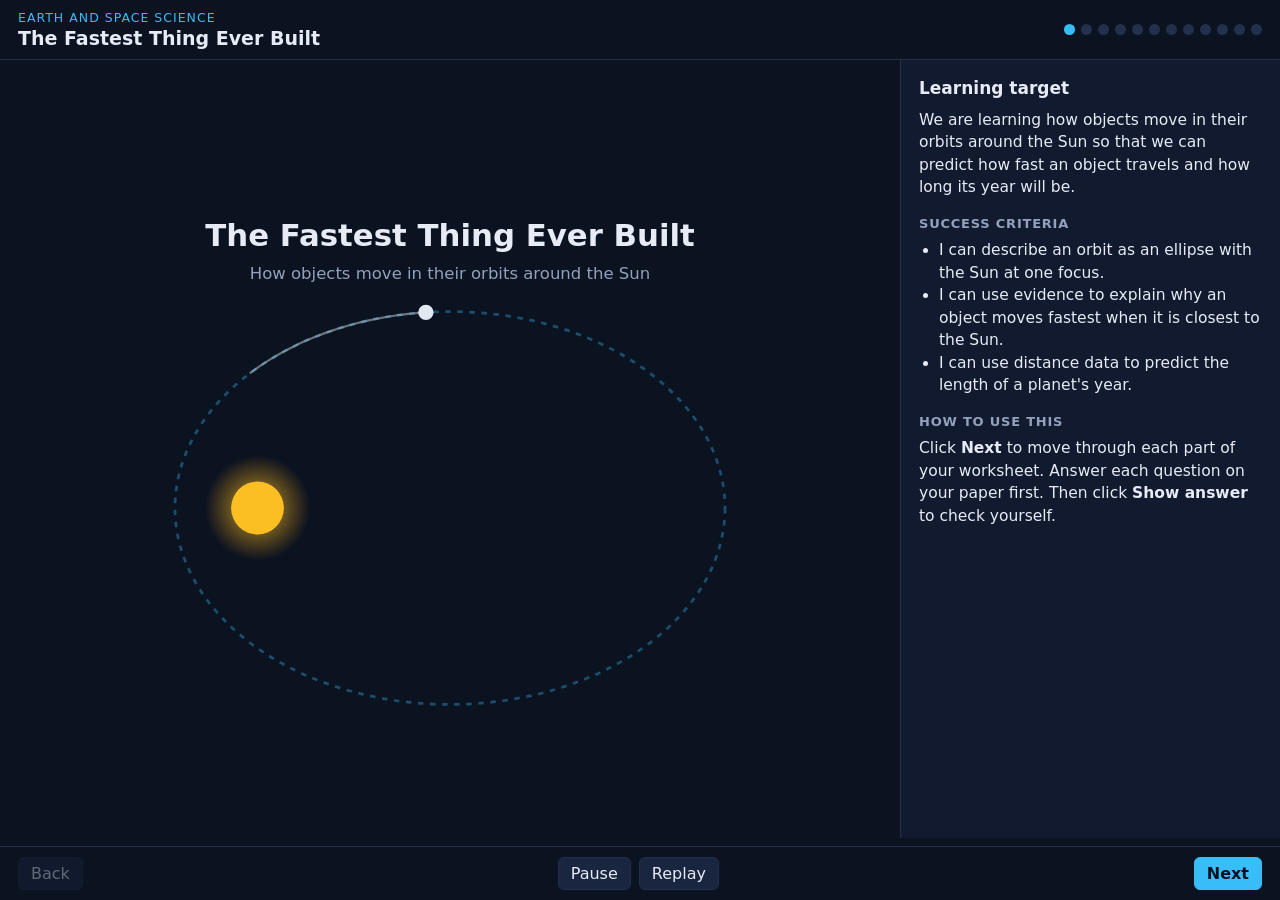
<file: fastest-thing-ever-built/index.html>
<!DOCTYPE html>
<html lang="en">
<head>
<base target="_top">
<meta charset="utf-8">
<meta name="viewport" content="width=device-width, initial-scale=1">
<title>The Fastest Thing Ever Built</title>
<style>
:root{--bg:#0b1220;--panel:#111a2e;--line:#22304d;--text:#e6ebf5;--muted:#93a1bd;--accent:#38bdf8;--accent2:#a78bfa;--sun:#fbbf24;--good:#34d399}
*{box-sizing:border-box}
html,body{margin:0;height:100%;background:var(--bg);color:var(--text);font-family:system-ui,-apple-system,"Segoe UI",Roboto,Arial,sans-serif}
body{display:flex;flex-direction:column;min-height:100vh}
header{display:flex;align-items:center;gap:16px;padding:10px 18px;border-bottom:1px solid var(--line)}
header .part{font-size:12.5px;text-transform:uppercase;letter-spacing:.08em;color:var(--accent)}
header h1{font-size:19px;margin:2px 0 0;font-weight:650}
.progress{margin-left:auto;display:flex;gap:6px;flex-wrap:wrap}
.progress span{width:11px;height:11px;border-radius:50%;background:var(--line);cursor:pointer}
.progress span.on{background:var(--accent)}
main{flex:1;display:grid;grid-template-columns:minmax(0,1fr) 380px;min-height:0}
.stage{display:flex;align-items:center;justify-content:center;padding:10px;min-height:0}
svg#svg{width:100%;height:100%;max-height:calc(100vh - 130px)}
aside{border-left:1px solid var(--line);background:var(--panel);padding:16px 18px;overflow-y:auto;font-size:15.5px;line-height:1.45;max-height:calc(100vh - 122px)}
aside h2{font-size:17px;margin:0 0 8px}
aside h3{font-size:13px;margin:16px 0 6px;color:var(--muted);text-transform:uppercase;letter-spacing:.06em}
aside p{margin:0 0 10px}
aside ul{margin:0 0 10px;padding-left:20px}
.q{border:1px solid var(--line);border-radius:8px;padding:10px 12px;margin:12px 0;background:#0e1628}
.q p{margin:0 0 8px}
.qn{font-weight:700;color:var(--accent)}
button{font:inherit;cursor:pointer;border-radius:6px;border:1px solid var(--line);background:#1a2540;color:var(--text);padding:6px 12px}
button:hover{background:#22305a}
button:disabled{opacity:.4;cursor:default}
button.primary{background:var(--accent);color:#06121f;border-color:var(--accent);font-weight:600}
button.act{margin:4px 6px 4px 0}
.reveal{font-size:13.5px;padding:4px 10px}
.ans{margin-top:8px;padding:8px 10px;border-left:3px solid var(--good);background:#0f2a24;border-radius:4px}
footer{display:flex;gap:10px;align-items:center;justify-content:space-between;padding:10px 18px;border-top:1px solid var(--line)}
footer .grp{display:flex;gap:8px}
table{border-collapse:collapse;width:100%;font-size:14px;margin:6px 0}
td,th{border:1px solid var(--line);padding:4px 6px;text-align:left}
th{color:var(--muted);font-weight:600}
.formula{background:#0e1628;border:1px solid var(--line);padding:8px 10px;border-radius:6px;font-size:14.5px;margin:0 0 10px}
input[type=range]{width:100%}
input[type=number]{font:inherit;width:90px;padding:4px 6px;border-radius:6px;border:1px solid var(--line);background:#0e1628;color:var(--text)}
.note{color:var(--muted);font-size:13.5px}
svg text{font-family:system-ui,-apple-system,"Segoe UI",Roboto,Arial,sans-serif}
.grid line{stroke:#1e2b47;stroke-width:1}
.axisl{stroke:#64748b;stroke-width:1.5}
.tick{stroke:#64748b;stroke-width:1.2}
.tlbl{fill:#7b8aa8;font-size:10.5px}
.orbit{fill:none;stroke:var(--accent);stroke-width:2.5}
.orbitB{fill:none;stroke:var(--accent2);stroke-width:2.5}
.faint{opacity:.35}
.dash{stroke-dasharray:5 6}
.string{fill:none;stroke:#fbbf24;stroke-width:1.4}
.pin{fill:#f87171;stroke:#0b1220;stroke-width:1.5}
.pencil{fill:#fde68a}
.lbl{fill:var(--text);font-size:14px}
.lblS{fill:var(--muted);font-size:12.5px}
.lblB{fill:var(--text);font-size:18px;font-weight:650}
.dot{fill:var(--text)}
.probe{fill:#e2e8f0}
.trail{fill:none;stroke:#e2e8f0;stroke-width:2;opacity:.45}
.sweep{stroke:#fbbf24;stroke-width:1.5}
.halo{paint-order:stroke;stroke:#0b1220;stroke-width:4px;stroke-linejoin:round}
@media (max-width:900px){main{grid-template-columns:1fr} aside{border-left:none;border-top:1px solid var(--line);max-height:none} svg#svg{max-height:60vh}}
</style>
</head>
<body>
<header>
  <div><div class="part" id="part"></div><h1 id="title"></h1></div>
  <div class="progress" id="progress"></div>
</header>
<main>
  <div class="stage"><svg id="svg" viewBox="0 0 800 500" role="img" aria-label="Orbit animation"></svg></div>
  <aside id="panel"></aside>
</main>
<footer>
  <div class="grp"><button id="prev">Back</button></div>
  <div class="grp"><button id="pause">Pause</button><button id="replay">Replay</button></div>
  <div class="grp"><button id="next" class="primary">Next</button></div>
</footer>

<script>
/* ===== Settings you can change ===== */
// Length of the closed string loop, in cm, measured all the way around.
// Change this to match the string your class uses.
const LOOP_CM = 16;
// Pin spacing for Orbit 1 and Orbit 2 (cm), from Part 2 of the worksheet.
// Orbit 1: pins on the 1 marks on each side of center (2 cm apart).
// Orbit 2: pins on the 3 marks on each side of center (6 cm apart).
const PINS_1 = 2, PINS_2 = 6;

/* ===== Helpers ===== */
const NS = 'http://www.w3.org/2000/svg', TAU = Math.PI * 2;
const svg = document.getElementById('svg'), panel = document.getElementById('panel');

let paused = false, pauseAt = 0, pausedTotal = 0;
function clock(){ return ((paused ? pauseAt : performance.now()) - pausedTotal) / 1000; }
const loops = new Set();
function animate(fn){
  const t0 = clock(), h = {id:0};
  const step = () => {
    if (!loops.has(h)) return;
    if (fn(clock() - t0) === false){ loops.delete(h); return; }
    h.id = requestAnimationFrame(step);
  };
  loops.add(h); h.id = requestAnimationFrame(step); return h;
}
function stopLoop(h){ if (h){ cancelAnimationFrame(h.id); loops.delete(h); } }
function stopAll(){ loops.forEach(h => cancelAnimationFrame(h.id)); loops.clear(); }

function el(tag, attrs, parent){
  const e = document.createElementNS(NS, tag);
  if (attrs) for (const k in attrs) e.setAttribute(k, attrs[k]);
  (parent || svg).appendChild(e); return e;
}
function txt(x, y, s, attrs, parent){ const t = el('text', Object.assign({x, y}, attrs || {}), parent); t.textContent = s; return t; }
function set(e, attrs){ for (const k in attrs) e.setAttribute(k, attrs[k]); }
const clamp = v => Math.max(0, Math.min(1, v));
const f1 = n => (Math.round(n * 10) / 10).toString();
const f3 = n => n.toFixed(3);

function clear(){
  svg.innerHTML = '';
  const d = el('defs'), g = el('radialGradient', {id:'sunG'}, d);
  el('stop', {offset:'0%', 'stop-color':'#fff7d6'}, g);
  el('stop', {offset:'40%', 'stop-color':'#fbbf24', 'stop-opacity':'0.8'}, g);
  el('stop', {offset:'100%', 'stop-color':'#f59e0b', 'stop-opacity':'0'}, g);
}
function sun(x, y, r, label){
  const g = el('g');
  el('circle', {cx:x, cy:y, r:r * 2, fill:'url(#sunG)', opacity:.6}, g);
  el('circle', {cx:x, cy:y, r:r, fill:'#fbbf24'}, g);
  if (label) txt(x, y + r + 16, label, {class:'lblS', 'text-anchor':'middle'}, g);
  return g;
}
function pin(x, y, style){ return el('circle', {cx:x, cy:y, r:5, class:'pin', style:style || ''}); }

// Kepler's equation: where an object is after a given fraction of its orbit
function solveE(M, e){
  M = ((M % TAU) + TAU) % TAU;
  let E = e < 0.8 ? M : Math.PI;
  for (let i = 0; i < 40; i++) E -= (E - e * Math.sin(E) - M) / (1 - e * Math.cos(E));
  return E;
}
function kpos(frac, e, a, b){
  const E = solveE(TAU * frac, e);
  return {x:a * (Math.cos(E) - e), y:b * Math.sin(E), r:a * (1 - e * Math.cos(E)), E};
}

// Panel helpers
function setPanel(html){
  panel.innerHTML = html; panel.scrollTop = 0;
  panel.querySelectorAll('.reveal').forEach(b => {
    b.onclick = () => { const a = b.nextElementSibling; a.hidden = !a.hidden; b.textContent = a.hidden ? 'Show answer' : 'Hide answer'; };
  });
}
function Q(n, text, ans){
  return `<div class="q"><p><span class="qn">${n}.</span> ${text}</p><button class="reveal">Show answer</button><div class="ans" hidden>${ans}</div></div>`;
}
const $ = id => document.getElementById(id);

/* ===== Graph paper sheet (Part 2) ===== */
const S = 30, OX = 400, OY = 250;
function orbitGeom(d){ const a = (LOOP_CM - d) / 2, c = d / 2; return {a, c, d, b:Math.sqrt(a * a - c * c), major:LOOP_CM - d, e:d / (LOOP_CM - d)}; }
function sheet(){
  const g = el('g', {class:'grid'});
  for (let i = -12; i <= 12; i++) el('line', {x1:OX + i * S, y1:OY - 8 * S, x2:OX + i * S, y2:OY + 8 * S}, g);
  for (let j = -8; j <= 8; j++) el('line', {x1:OX - 12 * S, y1:OY + j * S, x2:OX + 12 * S, y2:OY + j * S}, g);
  el('line', {x1:OX - 12 * S, y1:OY, x2:OX + 12 * S, y2:OY, class:'axisl'});
  for (let i = 1; i <= 12; i++) for (const sg of [-1, 1]){
    const x = OX + sg * i * S;
    el('line', {x1:x, y1:OY - 5, x2:x, y2:OY + 5, class:'tick'});
    txt(x, OY + 17, String(i), {class:'tlbl', 'text-anchor':'middle'});
  }
  el('line', {x1:OX, y1:OY - 10, x2:OX, y2:OY + 10, class:'axisl'});
  el('line', {x1:OX - 10, y1:OY, x2:OX + 10, y2:OY, class:'axisl'});
  txt(OX, OY - 14, 'CENTER', {class:'tlbl', 'text-anchor':'middle'});
}
function ellipsePath(a, b, frac){
  const n = Math.max(2, Math.ceil(240 * frac)); let d = '';
  for (let k = 0; k <= n; k++){
    const E = TAU * frac * k / n;
    d += (k ? 'L' : 'M') + (OX + a * S * Math.cos(E)).toFixed(1) + ' ' + (OY - b * S * Math.sin(E)).toFixed(1);
  }
  return d;
}
function trace(g, cls, dur, onDone){
  const path = el('path', {class:cls});
  const str = el('polyline', {class:'string'});
  pin(OX - g.c * S, OY); pin(OX + g.c * S, OY);
  const pen = el('circle', {r:5, class:'pencil'});
  animate(t => {
    const f = Math.min(t / dur, 1);
    path.setAttribute('d', ellipsePath(g.a, g.b, f));
    const E = TAU * f, x = OX + g.a * S * Math.cos(E), y = OY - g.b * S * Math.sin(E);
    str.setAttribute('points', `${OX - g.c * S},${OY} ${x},${y} ${OX + g.c * S},${OY} ${OX - g.c * S},${OY}`);
    set(pen, {cx:x, cy:y});
    if (f >= 1){ str.remove(); pen.remove(); if (onDone) onDone(); return false; }
  });
}
function labelOrbit(g){
  const sx = OX + g.c * S, rx = OX + g.a * S, lx = OX - g.a * S;
  el('circle', {cx:sx, cy:OY, r:9, fill:'none', stroke:'#fbbf24', 'stroke-width':2});
  txt(sx + 4, OY + 38, 'SUN', {class:'lbl halo', 'text-anchor':'middle', style:'fill:#fbbf24;font-weight:700'});
  el('circle', {cx:rx, cy:OY, r:5, fill:'#34d399'});
  el('circle', {cx:lx, cy:OY, r:5, fill:'#34d399'});
  txt(rx + 10, OY - 10, 'CLOSEST', {class:'lbl halo', style:'font-weight:700'});
  txt(lx - 10, OY - 10, 'FARTHEST', {class:'lbl halo', 'text-anchor':'end', style:'font-weight:700'});
}

/* ===== Equal-area diagram (Part 3) ===== */
const EA = {a:8, b:6.4, e:0.6, s:26, sunX:520, cy:250};
function eaXY(E){ return [EA.sunX + EA.a * (Math.cos(E) - EA.e) * EA.s, EA.cy - EA.b * Math.sin(E) * EA.s]; }
function eaE(k){ return solveE(TAU * k / 12, EA.e); }
function eaBase(){
  const {s, sunX, cy} = EA, g = el('g', {class:'grid'});
  for (let i = -14; i <= 4; i++) el('line', {x1:sunX + i * s, y1:cy - 8 * s, x2:sunX + i * s, y2:cy + 8 * s}, g);
  for (let j = -8; j <= 8; j++) el('line', {x1:sunX - 14 * s, y1:cy + j * s, x2:sunX + 4 * s, y2:cy + j * s}, g);
  el('ellipse', {cx:sunX - EA.a * EA.e * s, cy, rx:EA.a * s, ry:EA.b * s, class:'orbit'});
}
function eaSun(){ sun(EA.sunX, EA.cy, 8); txt(EA.sunX, EA.cy + 28, 'SUN', {class:'lblS halo', 'text-anchor':'middle'}); }
function eaDot(k, parent){
  const [x, y] = eaXY(eaE(k)), cx = EA.sunX - EA.a * EA.e * EA.s;
  const dx = x - cx, dy = y - EA.cy, L = Math.hypot(dx, dy);
  el('circle', {cx:x, cy:y, r:4.5, class:'dot'}, parent);
  txt(x + dx / L * 17, y + dy / L * 17 + 5, String(k + 1), {class:'lbl', 'text-anchor':'middle', style:'font-weight:650'}, parent);
}
function slicePoly(E1, E2, f){
  const pts = [[EA.sunX, EA.cy]], n = 50;
  for (let k = 0; k <= n; k++) pts.push(eaXY(E1 + (E2 - E1) * f * k / n));
  return pts;
}
function inPoly(x, y, p){
  let inside = false;
  for (let i = 0, j = p.length - 1; i < p.length; j = i++){
    const [xi, yi] = p[i], [xj, yj] = p[j];
    if ((yi > y) !== (yj > y) && x < (xj - xi) * (y - yi) / (yj - yi) + xi) inside = !inside;
  }
  return inside;
}
function countSquares(poly){
  const out = [], {s, sunX, cy} = EA;
  for (let i = -14; i < 4; i++) for (let j = -8; j < 8; j++){
    let hit = 0;
    for (let u = 0; u < 10; u++) for (let v = 0; v < 10; v++)
      if (inPoly(sunX + (i + (u + .5) / 10) * s, cy + (j + (v + .5) / 10) * s, poly)) hit++;
    if (hit >= 50) out.push([i, j]);
  }
  return out;
}
const ptsStr = p => p.map(q => q[0].toFixed(1) + ',' + q[1].toFixed(1)).join(' ');

/* ===== Scenes ===== */
const scenes = [];

// 0. Title
scenes.push({part:'Earth and Space Science', title:'The Fastest Thing Ever Built', run(){
  const cx = 400, cy = 300, a = 250, e = 0.7, b = a * Math.sqrt(1 - e * e), sunX = cx - a * e;
  txt(400, 62, 'The Fastest Thing Ever Built', {class:'lblB', 'text-anchor':'middle', style:'font-size:28px'});
  txt(400, 92, 'How objects move in their orbits around the Sun', {class:'lblS', 'text-anchor':'middle', style:'font-size:15px'});
  el('ellipse', {cx, cy, rx:a, ry:b, class:'orbit faint dash'});
  sun(sunX, cy, 24);
  const trail = el('polyline', {class:'trail'}), obj = el('circle', {r:7, class:'probe'}), pts = [];
  animate(t => {
    const p = kpos(t / 8, e, a, b), x = sunX - p.x, y = cy - p.y;
    set(obj, {cx:x, cy:y});
    pts.push(x.toFixed(1) + ',' + y.toFixed(1)); if (pts.length > 40) pts.shift();
    trail.setAttribute('points', pts.join(' '));
  });
  setPanel(`<h2>Learning target</h2>
  <p>We are learning how objects move in their orbits around the Sun so that we can predict how fast an object travels and how long its year will be.</p>
  <h3>Success criteria</h3>
  <ul><li>I can describe an orbit as an ellipse with the Sun at one focus.</li>
  <li>I can use evidence to explain why an object moves fastest when it is closest to the Sun.</li>
  <li>I can use distance data to predict the length of a planet's year.</li></ul>
  <h3>How to use this</h3>
  <p>Click <b>Next</b> to move through each part of your worksheet. Answer each question on your paper first. Then click <b>Show answer</b> to check yourself.</p>`);
}});

// 1. Parker puzzle
scenes.push({part:'Part 1', title:'The Puzzle', run(){
  const sunX = 170, cy = 255, a = 320, e = 0.86, b = a * Math.sqrt(1 - e * e), cx = sunX + a * e;
  el('ellipse', {cx, cy, rx:a, ry:b, class:'orbit faint dash'});
  sun(sunX, cy, 20); txt(sunX, cy + 52, 'SUN', {class:'lblS', 'text-anchor':'middle'});
  const trail = el('polyline', {class:'trail'}), probe = el('circle', {r:6, class:'probe'});
  const tag = txt(0, 0, 'Parker Solar Probe', {class:'lblS halo'});
  const meter = el('g', {opacity:0});
  el('rect', {x:470, y:20, width:300, height:70, rx:8, fill:'#0e1628', stroke:'#22304d'}, meter);
  txt(486, 44, 'SPEED', {class:'lblS'}, meter);
  const spd = txt(486, 74, '', {class:'lblB'}, meter);
  el('rect', {x:640, y:60, width:116, height:10, rx:5, fill:'#1e2b47'}, meter);
  const bar = el('rect', {x:640, y:60, width:0, height:10, rx:5, fill:'#fbbf24'}, meter);
  const rp = a * (1 - e), vMax = Math.sqrt(2 / rp - 1 / a), pts = [];
  animate(t => {
    const p = kpos(t / 9 + 0.5, e, a, b), x = sunX - p.x, y = cy - p.y;
    set(probe, {cx:x, cy:y}); set(tag, x > 600 ? {x:x - 10, y:y - 12, 'text-anchor':'end'} : {x:x + 10, y:y - 10, 'text-anchor':'start'});
    pts.push(x.toFixed(1) + ',' + y.toFixed(1)); if (pts.length > 45) pts.shift();
    trail.setAttribute('points', pts.join(' '));
    const v = Math.sqrt(2 / p.r - 1 / a) / vMax * 430000;
    spd.textContent = (Math.round(v / 1000) * 1000).toLocaleString() + ' mph';
    set(bar, {width:116 * v / 430000});
  });
  setPanel(`<p>On December 24, 2024, NASA's Parker Solar Probe flew just 3.8 million miles above the surface of the Sun at 430,000 miles per hour. That is faster than any human-made object has ever moved.</p>
  <p>It did not get that fast by firing a giant engine. It got that fast by falling.</p>
  <p class="note">Watch the probe go around its orbit. Answer 1 and 2 on your sheet before you turn on the speed readout.</p>
  ${Q(1, 'Parker reached 430,000 mph without a giant engine. What do you think caused it to move so fast?', 'The Sun\'s gravity. Parker falls toward the Sun, and gravity speeds it up the whole way in, the same way a dropped ball speeds up as it falls. (NASA used flybys of Venus to shrink Parker\'s orbit so it falls closer to the Sun each time.)')}
  ${Q(2, 'Parker\'s orbit is a stretched-out oval. Where in its orbit do you predict it moves fastest?', 'Closest to the Sun. Hold on to your prediction. You will prove it with evidence in Part 3.')}
  <button class="act" id="btnSpeed">Show the speed readout</button>
  <p class="note">Speeds in the readout are scaled from Parker's real top speed.</p>`);
  $('btnSpeed').onclick = () => meter.setAttribute('opacity', 1);
}});

// 2. Draw Orbit 1
scenes.push({part:'Part 2', title:'Draw an Orbit: Orbit 1', run(){
  sheet();
  const g1 = orbitGeom(PINS_1);
  trace(g1, 'orbit', 6, () => labelOrbit(g1));
  setPanel(`<p><b>a.</b> Lay the graph paper on the cardboard. Push one pin into the <b>${PINS_1 / 2}</b> mark on each side of the center +. Your pins are now <b>${PINS_1} cm apart</b>.</p>
  <p><b>b.</b> Put the string loop around both pins. Pull it tight with your pencil and trace all the way around. This is <b>Orbit 1</b>.</p>
  <p><b>d.</b> Label one pin hole <b>SUN</b>. Write <b>CLOSEST</b> at the point on the orbit nearest the Sun and <b>FARTHEST</b> at the point farthest away.</p>
  <p class="note">Keep the string tight and the pencil straight up. This animation uses a ${LOOP_CM} cm string loop, so your orbit may be a little bigger or smaller.</p>`);
}});

// 3. Draw Orbit 2
scenes.push({part:'Part 2', title:'Draw an Orbit: Orbit 2', run(){
  sheet();
  const g1 = orbitGeom(PINS_1), g2 = orbitGeom(PINS_2);
  el('path', {class:'orbit faint', d:ellipsePath(g1.a, g1.b, 1)});
  txt(OX, OY - g1.b * S - 5, 'Orbit 1', {class:'lblS halo', 'text-anchor':'middle'});
  const pL = pin(OX - g1.c * S, OY), pR = pin(OX + g1.c * S, OY);
  animate(t => {
    const f = clamp((t - 0.5) / 1.2), c = g1.c + (g2.c - g1.c) * f;
    set(pL, {cx:OX - c * S}); set(pR, {cx:OX + c * S});
    if (f >= 1){
      pL.remove(); pR.remove();
      trace(g2, 'orbitB', 6, () => txt(OX, OY - g2.b * S - 6, 'Orbit 2', {class:'lblS halo', 'text-anchor':'middle', style:'fill:#a78bfa'}));
      return false;
    }
  });
  setPanel(`<p><b>c.</b> Move the pins out to the <b>${PINS_2 / 2}</b> mark on each side of the center +. Your pins are now <b>${PINS_2} cm apart</b>. Trace again. This is <b>Orbit 2</b>.</p>
  ${Q(3, 'Which orbit is more stretched out (more eccentric)?', 'Orbit 2. Its pins are farther apart, so the orbit is more stretched out.')}`);
}});

// 4. Eccentricity
scenes.push({part:'Part 2', title:'Calculate Eccentricity', run(){
  sheet();
  const G = [orbitGeom(PINS_1), orbitGeom(PINS_2)], cols = ['#fbbf24', '#a78bfa'];
  el('path', {class:'orbit', d:ellipsePath(G[0].a, G[0].b, 1)});
  el('path', {class:'orbitB', d:ellipsePath(G[1].a, G[1].b, 1)});
  G.forEach((g, i) => { pin(OX - g.c * S, OY, i ? 'fill:#a78bfa' : ''); pin(OX + g.c * S, OY, i ? 'fill:#a78bfa' : ''); });
  txt(OX, OY - G[0].b * S - 5, 'Orbit 1', {class:'lblS halo', 'text-anchor':'middle'});
  txt(OX, OY - G[1].b * S + 16, 'Orbit 2', {class:'lblS halo', 'text-anchor':'middle', style:'fill:#a78bfa'});
  let done = false;
  function measure(){
    if (done) return; done = true;
    const items = G.map((g, i) => {
      const grp = el('g');
      return {g, grp, ts:i * 4.2,
        fl:el('line', {stroke:'#f87171', 'stroke-width':5, 'stroke-linecap':'round', opacity:0}, grp),
        ft:txt(OX, OY + 50, '', {class:'lbl halo', 'text-anchor':'middle', style:'fill:#f87171;font-weight:650'}, grp),
        ml:el('line', {stroke:cols[i], 'stroke-width':4, 'stroke-linecap':'round', opacity:0}, grp),
        mt:txt(OX - g.a * S * 0.62, OY - 12, '', {class:'lbl halo', 'text-anchor':'middle', style:`fill:${cols[i]};font-weight:650`}, grp)};
    });
    const grow = (line, x1, x2, y, f) => { const m = (x1 + x2) / 2, h = (x2 - x1) / 2 * f; set(line, {x1:m - h, x2:m + h, y1:y, y2:y, opacity:f > 0 ? 1 : 0}); };
    animate(t => {
      items.forEach((it, i) => {
        const lt = t - it.ts;
        grow(it.fl, OX - it.g.c * S, OX + it.g.c * S, OY + 30, clamp(lt / 0.8));
        it.ft.textContent = lt > 0.8 ? `Orbit ${i + 1}: pins ${f1(it.g.d)} cm apart` : '';
        grow(it.ml, OX - it.g.a * S, OX + it.g.a * S, OY, clamp((lt - 1.1) / 1.5));
        it.mt.textContent = lt > 2.6 ? `major axis ${f1(it.g.major)} cm` : '';
      });
      items[0].grp.setAttribute('opacity', t > 3.8 ? Math.max(0, 1 - (t - 3.8) / 0.4) : 1);
      if (t > 7){
        $('meas').innerHTML = `<table><tr><th></th><th>Distance between foci</th><th>Major axis</th></tr>
          <tr><td>Orbit 1</td><td>${f1(G[0].d)} cm</td><td>${f1(G[0].major)} cm</td></tr>
          <tr><td>Orbit 2</td><td>${f1(G[1].d)} cm</td><td>${f1(G[1].major)} cm</td></tr></table>`;
        return false;
      }
    });
  }
  setPanel(`<div class="formula">Eccentricity = distance between foci (cm) &divide; length of major axis (cm)</div>
  <p>The <b>foci</b> are your two pins. The <b>major axis</b> is the longest distance across the orbit, measured along the line through both pins.</p>
  <button class="act" id="btnMeas">Show the measurements</button>
  <div id="meas"></div>
  ${Q(4, 'Calculate the eccentricity of Orbit 1 and Orbit 2.', `Orbit 1: ${f1(G[0].d)} &divide; ${f1(G[0].major)} = <b>${f3(G[0].e)}</b><br>Orbit 2: ${f1(G[1].d)} &divide; ${f1(G[1].major)} = <b>${f3(G[1].e)}</b><br><span class="note">Round to the thousandths place. If your string loop is a different size, your major axis will be different, so use your own measurement.</span>`)}
  <p class="note">Eccentricity describes the shape of an orbit. It ranges from 0.000 (a circle) to 1.000 (a straight line).</p>`);
  $('btnMeas').onclick = measure;
}});

// 5. Explore pin distance
scenes.push({part:'Part 2', title:'What Changes the Shape?', run(){
  sheet();
  const path = el('path', {class:'orbit'});
  const pL = pin(OX, OY), pR = pin(OX, OY);
  const box = el('g');
  el('rect', {x:46, y:16, width:210, height:86, rx:6, fill:'#0b1220', stroke:'#22304d', opacity:.94}, box);
  const r1 = txt(58, 40, '', {class:'lbl'}, box), r2 = txt(58, 62, '', {class:'lbl'}, box), r3 = txt(58, 88, '', {class:'lblB'}, box);
  setPanel(`<p>Drag the slider to move the pins. The string loop stays the same.</p>
  <label for="dslider" class="note">Distance between pins (cm)</label>
  <input type="range" id="dslider" min="0" max="7.5" step="0.1" value="${PINS_1}">
  ${Q(5, 'What happens to the shape of an orbit as the two pins (the foci) move closer together?', 'The orbit gets rounder, closer to a circle. The eccentricity gets closer to 0.')}
  ${Q(6, 'Is the Sun at the center of either orbit? Explain.', `No. The Sun is at one of the pins (a focus), not at the center. The center is halfway between the two pins. In Orbit 1 the Sun is only ${PINS_1 / 2} cm off center, so it looks close, but it is still not at the center.`)}`);
  const sl = $('dslider');
  function draw(d){
    const g = orbitGeom(d);
    path.setAttribute('d', ellipsePath(g.a, g.b, 1));
    set(pL, {cx:OX - g.c * S}); set(pR, {cx:OX + g.c * S});
    r1.textContent = `Pins apart: ${d.toFixed(1)} cm`;
    r2.textContent = `Major axis: ${g.major.toFixed(1)} cm`;
    r3.textContent = `Eccentricity: ${g.e.toFixed(3)}`;
  }
  const auto = animate(t => { const d = 3.75 - 3.75 * Math.cos(t * 0.6); draw(d); sl.value = d; });
  sl.oninput = () => { stopLoop(auto); draw(+sl.value); };
}});

// 6. Equal time, unequal distance
scenes.push({part:'Part 3', title:'Equal Slices, Unequal Speeds', run(){
  eaBase();
  const shade = el('g'), dots = el('g'), line = el('line', {class:'sweep'});
  eaSun();
  const obj = el('circle', {r:7, class:'probe'});
  const T = 24, STEP = T / 12, SLICE = Math.PI * EA.a * EA.b / 12;
  const FILL = ['rgba(251,191,36,.34)', 'rgba(56,189,248,.30)'], EDGE = ['#fbbf24', '#38bdf8'];
  const Ek = k => k >= 12 ? TAU : eaE(k);
  const arc = (E1, E2) => { let L = 0; const n = 200; for (let i = 0; i < n; i++){ const E = E1 + (E2 - E1) * (i + .5) / n; L += Math.hypot(EA.a * Math.sin(E), EA.b * Math.cos(E)) * (E2 - E1) / n; } return L; };
  const DIST = [...Array(12)].map((_, k) => arc(Ek(k), Ek(k + 1))), DMAX = Math.max(...DIST);
  // readout
  const R = el('g'), RX = 642, BW = 144, HOLD = 4;
  el('rect', {x:RX - 10, y:22, width:BW + 20, height:214, rx:6, fill:'#0b1220', stroke:'#22304d'}, R);
  const rStep = txt(RX, 46, '', {class:'lbl', style:'font-weight:650'}, R);
  const bar = (y, label, col) => {
    txt(RX, y, label, {class:'lblS'}, R);
    el('rect', {x:RX, y:y + 8, width:BW, height:10, rx:5, fill:'#1e2b47'}, R);
    const b = el('rect', {x:RX, y:y + 8, width:0, height:10, rx:5, fill:col}, R);
    const v = txt(RX, y + 36, '', {class:'lbl'}, R);
    return {b, v};
  };
  const bT = bar(74, 'Time this step', '#e2e8f0');
  const bA = bar(128, 'Area swept this step', '#fbbf24');
  const bD = bar(182, 'Distance this step', '#f87171');
  let dropped = 0, lap = -1, slices = [];
  animate(t => {
    const L = Math.floor(t / (T + HOLD));
    if (L !== lap){ lap = L; shade.innerHTML = ''; slices = []; }
    const raw = t - L * (T + HOLD), held = raw >= T;
    const tl = held ? T - 1e-6 : raw, k = Math.min(11, Math.floor(tl / STEP)), f = (tl - k * STEP) / STEP;
    const p = kpos(tl / T, EA.e, EA.a, EA.b), x = EA.sunX + p.x * EA.s, y = EA.cy - p.y * EA.s;
    set(obj, {cx:x, cy:y}); set(line, {x1:EA.sunX, y1:EA.cy, x2:x, y2:y});
    while (dropped < 12 && (L > 0 || tl >= dropped * STEP)){ eaDot(dropped, dots); dropped++; }
    // finish earlier slices, grow the current one
    while (slices.length <= k){
      const j = slices.length;
      slices.push(el('polygon', {fill:FILL[j % 2], stroke:EDGE[j % 2], 'stroke-width':1, 'stroke-opacity':.6}, shade));
      if (j < k) slices[j].setAttribute('points', ptsStr(slicePoly(Ek(j), Ek(j + 1), 1)));
    }
    let Ecur = p.E; if (Ecur < Ek(k) - 1e-9) Ecur += TAU;
    const ff = Math.max(0, Math.min(1, (Ecur - Ek(k)) / (Ek(k + 1) - Ek(k))));
    if (ff > 0) slices[k].setAttribute('points', ptsStr(slicePoly(Ek(k), Ek(k + 1), ff)));
    const d = arc(Ek(k), Ek(k) + (Ek(k + 1) - Ek(k)) * ff);
    rStep.textContent = held ? 'All 12 slices equal' : `Dot ${k + 1} to dot ${(k + 1) % 12 + 1}`;
    set(bT.b, {width:BW * f}); bT.v.textContent = `${(f * 30).toFixed(0)} of 30 days`;
    set(bA.b, {width:BW * f}); bA.v.textContent = `${(SLICE * f).toFixed(1)} of ${SLICE.toFixed(1)} squares`;
    set(bD.b, {width:BW * d / DMAX}); bD.v.textContent = `${d.toFixed(1)} cm`;
  });
  setPanel(`<p>Kepler discovered that a line from the Sun to a planet sweeps out <b>equal areas in equal amounts of time</b>. Let's see what that means for speed.</p>
  <p>This object takes the <b>same amount of time</b> to move from one numbered dot to the next. Each colored slice is the area the Sun line sweeps out during one step.</p>
  <p>Watch the meters. Every step takes the same time and sweeps the same area, about ${SLICE.toFixed(1)} squares. The distance the object travels is what changes.</p>
  <p class="note">If this object took 360 days to go around once, each of the 12 steps would take 30 days. Use Pause to stop on any slice.</p>
  ${Q(7, 'Where are the dots far apart, and where are they close together?', 'Far apart near the Sun (around dots 12, 1, and 2). Close together on the far side of the orbit (around dots 6, 7, and 8).')}
  ${Q(8, 'Where does an object travel a greater distance in the same amount of time: closer to the Sun or farther from the Sun? Explain.', `Closer to the Sun. The dots are farther apart there, so the object covers more distance in the same amount of time. Near the Sun it travels about ${DIST[0].toFixed(1)} cm in one step. On the far side it only travels about ${DIST[6].toFixed(1)} cm. More distance in the same time means it is moving faster.`)}`);
}});

// 7. Shade the slices
scenes.push({part:'Part 3', title:'Shade and Count the Slices', run(){
  eaBase();
  const dots = el('g'); for (let k = 0; k < 12; k++) eaDot(k, dots);
  const SL = [
    {E1:0, E2:eaE(1), dots:[0, 1], fill:'rgba(251,191,36,.38)', col:'#fbbf24', name:'Sun, dot 1, dot 2'},
    {E1:eaE(6), E2:eaE(7), dots:[6, 7], fill:'rgba(167,139,250,.42)', col:'#a78bfa', name:'Sun, dot 7, dot 8'}];
  SL.forEach(s => { s.sq = countSquares(slicePoly(s.E1, s.E2, 1)); });
  const layer = el('g');
  eaSun();
  let done = false;
  function play(){
    if (done) return; done = true;
    SL.forEach((s, i) => {
      const ts = i * 2.6;
      s.lines = s.dots.map(k => el('line', {x1:EA.sunX, y1:EA.cy, x2:EA.sunX, y2:EA.cy, stroke:s.col, 'stroke-width':2}, layer));
      s.poly = el('polygon', {fill:s.fill, points:''}, layer);
      s.ts = ts;
    });
    const sqG = el('g', {opacity:0}, layer), lblG = el('g', {opacity:0}, layer);
    SL.forEach(s => {
      s.sq.forEach(([i, j]) => el('rect', {x:EA.sunX + i * EA.s + 1.5, y:EA.cy + j * EA.s + 1.5, width:EA.s - 3, height:EA.s - 3, fill:'none', stroke:s.col, 'stroke-width':1.5}, sqG));
      const [ax, ay] = eaXY(s.E1), [bx, by] = eaXY(s.E2);
      txt((EA.sunX + ax + bx) / 3 + (s === SL[0] ? 8 : 18), (EA.cy + ay + by) / 3 + 6, `${s.sq.length} squares`, {class:'lbl halo', 'text-anchor':'middle', style:`fill:${s.col};font-weight:700`}, lblG);
    });
    animate(t => {
      SL.forEach(s => {
        const lt = t - s.ts, fl = clamp(lt / 0.9);
        s.lines.forEach((ln, n) => { const [x, y] = eaXY(n ? s.E2 : s.E1); set(ln, {x2:EA.sunX + (x - EA.sunX) * fl, y2:EA.cy + (y - EA.cy) * fl}); });
        const ff = clamp((lt - 1) / 1.3);
        s.poly.setAttribute('points', ff > 0 ? ptsStr(slicePoly(s.E1, s.E2, ff)) : '');
      });
      sqG.setAttribute('opacity', clamp((t - 5.6) / 0.8));
      lblG.setAttribute('opacity', clamp((t - 6.4) / 0.6));
      if (t > 7.2) return false;
    });
  }
  setPanel(`<p><b>9.</b> Connect the Sun to dots 1, 2, 7, and 8 using straight lines. Shade the slice from the Sun to dot 1 and dot 2 in one color. Shade the slice from the Sun to dot 7 and dot 8 in another color. Count the squares in each slice. Count a square if at least half of it is shaded.</p>
  <button class="act" id="btnSl">Draw and shade the slices</button>
  ${Q('9', 'How many squares are in each slice?', `<table><tr><th>Slice</th><th>Squares</th></tr><tr><td>${SL[0].name}</td><td>about ${SL[0].sq.length}</td></tr><tr><td>${SL[1].name}</td><td>about ${SL[1].sq.length}</td></tr></table><span class="note">Your counts may be off by a square or two depending on how you shade.</span>`)}
  ${Q('9a', 'What do you notice about the two areas?', 'They are about the same. The object took the same amount of time to make each slice, so the slices have equal areas.')}
  ${Q('9b', 'Go back to your prediction in Question 2. Were you right? Use your slices as evidence.', 'The object moves fastest closest to the Sun. Both slices took the same time and have the same area. The slice near the Sun is short and wide, so the object traveled a much longer path along the orbit in that time. The slice far from the Sun is long and thin, so the object only moved a short distance.')}`);
  $('btnSl').onclick = play;
}});

// 8. Planets orbiting
const PLANETS = [['Mercury',57.9,'88.0 days',0.241,'#a8a29e',4],['Venus',108.2,'224.7 days',0.615,'#fcd34d',6],['Earth',149.6,'365.26 days (1 year)',1,'#38bdf8',6],['Mars',228.0,'1.9 years',1.881,'#f87171',5],['Jupiter',778.5,'11.9 years',11.9],['Saturn',1432.0,'29.4 years',29.4],['Uranus',2867.0,'84.0 years',84],['Neptune',4515.0,'164.8 years',164.8]];
scenes.push({part:'Part 4', title:'Find the Pattern', run(){
  const cx = 400, cy = 250, AU = 150, inner = PLANETS.slice(0, 4);
  inner.forEach(p => el('circle', {cx, cy, r:p[1] / 149.6 * AU, fill:'none', stroke:'#22304d', 'stroke-width':1.2}));
  sun(cx, cy, 14);
  const bodies = inner.map(p => ({p, c:el('circle', {r:p[5], fill:p[4]}), t:txt(0, 0, p[0], {class:'lblS halo'})}));
  const box = el('g');
  el('rect', {x:14, y:14, width:170, height:120, rx:6, fill:'#0b1220', stroke:'#22304d'}, box);
  const yr = txt(26, 38, '', {class:'lbl', style:'font-weight:650'}, box);
  const laps = inner.map((p, i) => txt(26, 62 + i * 19, '', {class:'lblS'}, box));
  txt(400, 488, 'Jupiter, Saturn, Uranus, and Neptune are too far out to fit on this screen.', {class:'lblS', 'text-anchor':'middle'});
  animate(t => {
    const years = t / 5;
    yr.textContent = `Earth years: ${years.toFixed(1)}`;
    bodies.forEach((b, i) => {
      const ang = TAU * years / b.p[3] + i, r = b.p[1] / 149.6 * AU;
      const x = cx + r * Math.cos(ang), y = cy - r * Math.sin(ang);
      set(b.c, {cx:x, cy:y}); set(b.t, {x:x + 9, y:y - 9});
      laps[i].textContent = `${b.p[0]}: ${Math.floor(years / b.p[3])} trips`;
    });
  });
  const rows = PLANETS.map(p => `<tr><td>${p[0]}</td><td>${p[1].toFixed(1)}</td><td>${p[2]}</td></tr>`).join('');
  setPanel(`<table><tr><th>Planet</th><th>Mean distance (million km)</th><th>One "year"</th></tr>${rows}</table>
  <p class="note">Data: ESRT Solar System Objects Data Table</p>
  ${Q(10, 'What pattern do you see between distance from the Sun and the length of a year?', 'The farther a planet is from the Sun, the longer its year.')}`);
}});

// 9. Graph, Jupiter, Ceres
scenes.push({part:'Part 4', title:'Graph the Pattern', run(){
  const X0 = 90, X1 = 740, Y0 = 430, Y1 = 40, XM = 1500, YM = 32;
  const gx = d => X0 + (X1 - X0) * d / XM, gy = T => Y0 - (Y0 - Y1) * T / YM, law = d => Math.pow(d / 149.6, 1.5);
  const g = el('g', {class:'grid'});
  for (let d = 250; d <= 1500; d += 250){ el('line', {x1:gx(d), y1:Y0, x2:gx(d), y2:Y1}, g); txt(gx(d), Y0 + 18, String(d), {class:'tlbl', 'text-anchor':'middle'}); }
  for (let T = 5; T <= 30; T += 5){ el('line', {x1:X0, y1:gy(T), x2:X1, y2:gy(T)}, g); txt(X0 - 8, gy(T) + 4, String(T), {class:'tlbl', 'text-anchor':'end'}); }
  el('line', {x1:X0, y1:Y0, x2:X1, y2:Y0, class:'axisl'}); el('line', {x1:X0, y1:Y0, x2:X0, y2:Y1, class:'axisl'});
  txt(X0 - 8, Y0 + 4, '0', {class:'tlbl', 'text-anchor':'end'});
  txt((X0 + X1) / 2, Y0 + 44, 'Mean distance from Sun (million km)', {class:'lblS', 'text-anchor':'middle'});
  txt(0, 0, 'Length of year (Earth years)', {class:'lblS', 'text-anchor':'middle', transform:`translate(38,${(Y0 + Y1) / 2}) rotate(-90)`});
  txt(X0 + 12, Y1 + 18, 'Not shown: Uranus (2867, 84.0 years)', {class:'lblS'});
  txt(X0 + 12, Y1 + 36, 'and Neptune (4515, 164.8 years)', {class:'lblS'});
  let cd = ''; for (let k = 0; k <= 150; k++){ const d = XM * k / 150; cd += (k ? 'L' : 'M') + gx(d).toFixed(1) + ' ' + gy(law(d)).toFixed(1); }
  const curve = el('path', {d:cd, fill:'none', stroke:'#38bdf8', 'stroke-width':2, 'stroke-dasharray':'6 5', opacity:0});
  const data = PLANETS.slice(0, 6);
  const dots = data.map(p => el('circle', {cx:gx(p[1]), cy:gy(p[3]), r:0, fill:p[4] || '#e6ebf5'}));
  const labs = el('g', {opacity:0});
  txt(gx(778.5) + 10, gy(11.9) - 6, 'Jupiter', {class:'lbl halo'}, labs);
  txt(gx(1432) - 10, gy(29.4) + 4, 'Saturn', {class:'lbl halo', 'text-anchor':'end'}, labs);
  el('line', {x1:gx(240), y1:gy(1.2), x2:gx(550), y2:gy(1.5), stroke:'#64748b'}, labs);
  txt(gx(555), gy(1.5) + 4, 'Mercury, Venus, Earth, Mars', {class:'lblS halo'}, labs);
  animate(t => {
    dots.forEach((d, i) => d.setAttribute('r', 5 * clamp((t - 0.4 * i) / 0.3)));
    labs.setAttribute('opacity', clamp((t - 2.4) / 0.5));
    curve.setAttribute('opacity', 0.8 * clamp((t - 3) / 0.8));
    if (t > 4) return false;
  });
  let cmpDone = false, ceresDone = false;
  function compare(){
    if (cmpDone) return; cmpDone = true;
    const c = el('g');
    el('line', {x1:gx(0), y1:gy(0), x2:gx(1500), y2:gy(1500 / 149.6), stroke:'#94a3b8', 'stroke-dasharray':'3 5', 'stroke-width':1.5}, c);
    txt(gx(1500) - 4, gy(1500 / 149.6) + 18, 'if the year grew at the same rate as distance', {class:'lblS halo', 'text-anchor':'end'}, c);
    el('circle', {cx:gx(778.5), cy:gy(778.5 / 149.6), r:5, fill:'none', stroke:'#94a3b8', 'stroke-width':2}, c);
    txt(gx(778.5) + 10, gy(778.5 / 149.6) + 18, '5.2 years', {class:'lblS halo'}, c);
    el('line', {x1:gx(778.5), y1:gy(778.5 / 149.6) - 6, x2:gx(778.5), y2:gy(11.9) + 7, stroke:'#fbbf24', 'stroke-width':2}, c);
    txt(gx(778.5) - 10, gy(8.6), 'real year: 11.9', {class:'lbl halo', 'text-anchor':'end', style:'fill:#fbbf24;font-weight:650'}, c);
  }
  function ceres(){
    if (ceresDone) return; ceresDone = true;
    const d = 414, T = law(d), c = el('g');
    el('line', {x1:gx(d), y1:Y0, x2:gx(d), y2:gy(T), stroke:'#34d399', 'stroke-dasharray':'4 4', 'stroke-width':1.5}, c);
    el('line', {x1:X0, y1:gy(T), x2:gx(d), y2:gy(T), stroke:'#34d399', 'stroke-dasharray':'4 4', 'stroke-width':1.5}, c);
    el('circle', {cx:gx(d), cy:gy(T), r:6, fill:'#34d399'}, c);
    txt(gx(d) - 12, gy(T) - 12, `Ceres: about ${T.toFixed(1)} years`, {class:'lbl halo', style:'fill:#34d399;font-weight:650'}, c);
  }
  setPanel(`<p>Each dot is one planet. The dashed curve follows the pattern.</p>
  ${Q(11, 'Jupiter is about 5 times farther from the Sun than Earth. Is its year 5 times longer? What does that tell you?', 'No. Jupiter is about 5.2 times farther, but its year is about 12 times longer (11.9 years). The year grows faster than the distance. A planet farther out has a longer path to travel and it moves slower.')}
  <button class="act" id="btnCmp">Compare Earth and Jupiter</button>
  ${Q(12, 'Predict: Ceres is 414 million km from the Sun. About how long is its year? Explain how you decided.', 'Between Mars (1.9 years) and Jupiter (11.9 years), and closer to Mars, because 414 is much closer to 228 than to 778.5. The pattern puts it at about 4 to 5 years. Actual: about 4.6 years.')}
  <button class="act" id="btnCeres">Add Ceres to the graph</button>
  ${Q(13, 'Parker Solar Probe now circles the Sun about once every 3 months, close to Mercury\'s year. Use the pattern to explain why its year is so short.', 'Parker stays very close to the Sun, about as close as Mercury on average. Close to the Sun means a short path and fast speed, so it finishes a trip around the Sun quickly.')}`);
  $('btnCmp').onclick = compare; $('btnCeres').onclick = ceres;
}});

// 10. Goldilocks zone
scenes.push({part:'Part 5', title:'The Goldilocks Zone', run(){
  const SX = 40, CY = 210, AU = 300, hz = [0.85, 1.6];
  const rings = el('g');
  const rs = [0, 1, 2, 3].map(() => el('circle', {cx:SX, cy:CY, r:0, fill:'none', stroke:'#fbbf24', 'stroke-width':2}, rings));
  el('rect', {x:SX + hz[0] * AU, y:36, width:(hz[1] - hz[0]) * AU, height:250, fill:'rgba(52,211,153,.12)', stroke:'rgba(52,211,153,.55)', 'stroke-dasharray':'4 4'});
  txt(SX + (hz[0] + hz[1]) / 2 * AU, 58, 'HABITABLE ZONE', {class:'lbl', 'text-anchor':'middle', style:'fill:#34d399;font-weight:700'});
  txt(SX + (hz[0] + hz[1]) / 2 * AU, 76, '(scientists\' estimates vary)', {class:'lblS', 'text-anchor':'middle'});
  txt(SX + 0.45 * AU, 58, 'TOO HOT', {class:'lbl', 'text-anchor':'middle', style:'fill:#f87171;font-weight:700'});
  txt(SX + 2.05 * AU, 58, 'TOO COLD', {class:'lbl', 'text-anchor':'middle', style:'fill:#7dd3fc;font-weight:700'});
  sun(SX, CY, 34);
  const P = [['Mercury',0.387,'#a8a29e','too hot'],['Venus',0.723,'#fcd34d','too hot'],['Earth',1,'#38bdf8','liquid water'],['Mars',1.524,'#f87171','frozen or underground']];
  P.forEach(p => {
    const x = SX + p[1] * AU, sunlight = 1 / (p[1] * p[1]);
    el('circle', {cx:x, cy:CY, r:7, fill:p[2]});
    txt(x, CY - 18, p[0], {class:'lbl halo', 'text-anchor':'middle', style:'font-weight:650'});
    txt(x, CY + 30, p[3], {class:'lblS halo', 'text-anchor':'middle'});
    const h = 18 * sunlight;
    el('rect', {x:x - 13, y:462 - h, width:26, height:h, rx:3, fill:'#fbbf24', opacity:.85});
    txt(x, 456 - h, sunlight.toFixed(1) + '\u00d7', {class:'lblS', 'text-anchor':'middle'});
  });
  el('line', {x1:20, y1:462, x2:780, y2:462, class:'axisl'});
  txt(20, 486, 'Sunlight each planet gets (Earth = 1)', {class:'lblS'});
  animate(t => { rs.forEach((c, i) => { const r = ((t * 140) + i * 175) % 700; set(c, {r, opacity:(0.45 * (1 - r / 700)).toFixed(3)}); }); });
  setPanel(`<p>The <b>habitable zone</b> is the range of distances from a star where a planet could have liquid water on its surface. Too close, and water boils away. Too far, and it freezes.</p>
  <p>Earth sits inside the Sun's habitable zone. Many scientists' estimates put Mars near the outer edge, yet Mars's water is frozen or locked underground.</p>
  ${Q(14, 'Why does a planet\'s distance from its star affect whether it can have liquid water?', 'The star\'s energy spreads out as it travels, so a planet closer to the star gets more energy and is hotter. A planet farther away gets less energy and is colder. Too much energy boils water away. Too little freezes it.')}
  ${Q(15, 'Mars is near the outer edge of the habitable zone, but it has no liquid water on its surface. What else besides distance might matter?', 'The atmosphere. Mars has a very thin atmosphere, so it holds in very little heat, and the air pressure is too low for liquid water to last on the surface. Water there freezes or turns into vapor.')}`);
}});

// 11. Happy Birthday, Neptune
scenes.push({part:'Part 6', title:'Happy Birthday, Neptune', run(){
  setPanel(`<p>To find your age on another planet, divide your age in Earth years by that planet's year (in Earth years).</p>
  <div class="formula">Age on a planet = my age (Earth years) &divide; that planet's year (Earth years)</div>
  <p><label for="age">My age in Earth years: </label><input type="number" id="age" min="1" max="120" value="16"></p>
  <button class="act" id="btnLife">Play my life</button>
  <button class="act" id="btnCheck">Check my math</button>
  <div id="ageTable"></div>
  ${Q(16, 'No person alive today has lived through one full Neptune year. Use the pattern from Part 4 to explain why.', 'Neptune is the farthest planet from the Sun, so it has the longest year: 164.8 Earth years. Nobody alive today is that old, so no one has lived through a full Neptune year.')}`);
  const ageIn = $('age');
  const getAge = () => Math.max(0, Math.min(120, parseFloat(ageIn.value) || 0));
  function life(){
    stopAll(); clear();
    const age = getAge(), cx = 400, cy = 255, rM = 55, rN = 200;
    el('circle', {cx, cy, r:rM, fill:'none', stroke:'#22304d', 'stroke-width':1.2});
    el('circle', {cx, cy, r:rN, fill:'none', stroke:'#22304d', 'stroke-width':1.2});
    const arc = el('path', {fill:'none', stroke:'#60a5fa', 'stroke-width':5, 'stroke-linecap':'round', opacity:.8});
    sun(cx, cy, 16);
    const merc = el('circle', {r:4, fill:'#a8a29e'}), nep = el('circle', {r:8, fill:'#60a5fa'});
    const mT = txt(0, 0, 'Mercury', {class:'lblS halo'}), nT = txt(0, 0, 'Neptune', {class:'lblS halo'});
    const box = el('g');
    el('rect', {x:14, y:14, width:250, height:84, rx:6, fill:'#0b1220', stroke:'#22304d'}, box);
    const l1 = txt(26, 38, '', {class:'lbl', style:'font-weight:650'}, box), l2 = txt(26, 60, '', {class:'lblS'}, box), l3 = txt(26, 82, '', {class:'lblS'}, box);
    txt(400, 488, 'Orbits are not drawn to scale.', {class:'lblS', 'text-anchor':'middle'});
    const start = Math.PI / 2;
    animate(t => {
      const yrs = age * clamp(t / 8);
      const aM = start + TAU * yrs / 0.24, aN = start + TAU * yrs / 164.8;
      const mx = cx + rM * Math.cos(aM), my = cy - rM * Math.sin(aM), nx = cx + rN * Math.cos(aN), ny = cy - rN * Math.sin(aN);
      set(merc, {cx:mx, cy:my}); set(mT, {x:mx + 7, y:my - 7});
      set(nep, {cx:nx, cy:ny}); set(nT, {x:nx + 12, y:ny - 10});
      const fr = yrs / 164.8;
      arc.setAttribute('d', fr > 0 ? `M ${cx} ${cy - rN} A ${rN} ${rN} 0 ${fr > 0.5 ? 1 : 0} 0 ${nx.toFixed(2)} ${ny.toFixed(2)}` : '');
      l1.textContent = `Years of your life: ${yrs.toFixed(1)}`;
      l2.textContent = `Mercury trips around the Sun: ${Math.floor(yrs / 0.24)}`;
      l3.textContent = `Neptune: ${(fr * 100).toFixed(1)}% of one trip`;
      if (t > 8) return false;
    });
  }
  $('btnLife').onclick = life;
  $('btnCheck').onclick = () => {
    const a = getAge();
    $('ageTable').innerHTML = `<table><tr><th>Planet</th><th>My age there</th></tr>
      <tr><td>Mercury (0.24 years)</td><td>${a} &divide; 0.24 = ${(a / 0.24).toFixed(1)}</td></tr>
      <tr><td>Mars (1.9 years)</td><td>${a} &divide; 1.9 = ${(a / 1.9).toFixed(1)}</td></tr>
      <tr><td>Neptune (164.8 years)</td><td>${a} &divide; 164.8 = ${(a / 164.8).toFixed(3)}</td></tr></table>`;
  };
  ageIn.onchange = () => { $('ageTable').innerHTML = ''; };
  life();
}});

/* ===== Navigation ===== */
let idx = 0;
const prog = $('progress');
scenes.forEach((s, i) => { const d = document.createElement('span'); d.title = s.part + ': ' + s.title; d.onclick = () => go(i); prog.appendChild(d); });
function go(i){
  stopAll();
  if (paused) togglePause();
  idx = Math.max(0, Math.min(scenes.length - 1, i));
  const sc = scenes[idx];
  $('part').textContent = sc.part; $('title').textContent = sc.title;
  clear(); sc.run();
  [...prog.children].forEach((d, k) => d.classList.toggle('on', k <= idx));
  $('prev').disabled = idx === 0; $('next').disabled = idx === scenes.length - 1;
}
function togglePause(){
  if (!paused){ paused = true; pauseAt = performance.now(); }
  else { pausedTotal += performance.now() - pauseAt; paused = false; }
  $('pause').textContent = paused ? 'Play' : 'Pause';
}
$('prev').onclick = () => go(idx - 1);
$('next').onclick = () => go(idx + 1);
$('replay').onclick = () => go(idx);
$('pause').onclick = togglePause;
document.addEventListener('keydown', e => {
  if (e.target.tagName === 'INPUT') return;
  if (e.key === 'ArrowRight') go(idx + 1);
  if (e.key === 'ArrowLeft') go(idx - 1);
});
go(0);
</script>
</body>
</html>
</file>
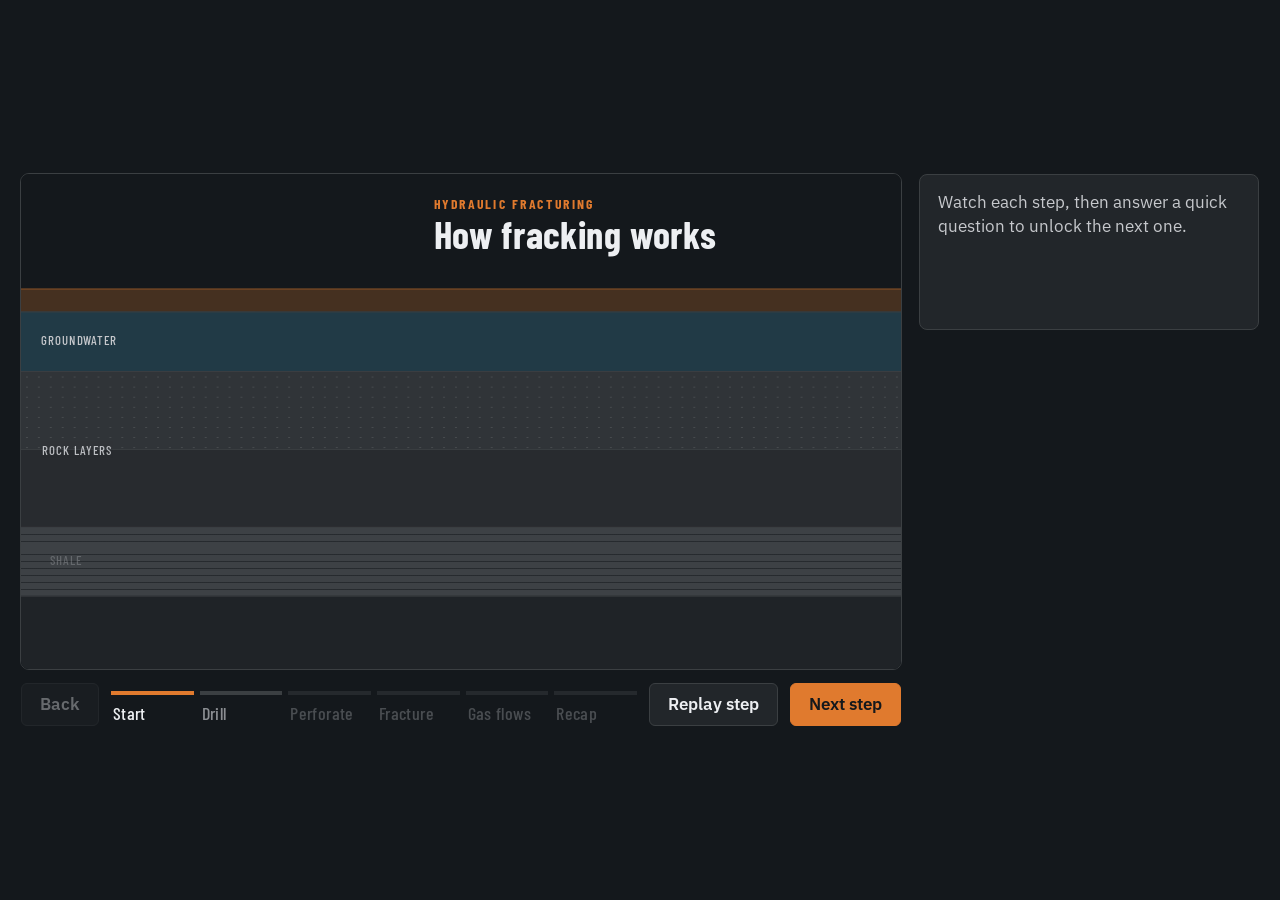
<file: how-fracking-works/index.html>
<!DOCTYPE html>
<html lang="en">
<head>
<meta charset="utf-8">
<meta name="viewport" content="width=device-width, initial-scale=1">
<title>How Fracking Works</title>
<link rel="preconnect" href="https://fonts.googleapis.com">
<link rel="preconnect" href="https://fonts.gstatic.com" crossorigin>
<link href="https://fonts.googleapis.com/css2?family=Barlow+Condensed:wght@500;700&family=IBM+Plex+Sans:wght@400;600;700&display=swap" rel="stylesheet">
<style>
  :root {
    --ground:#14181C; --main:#E07A2E; --second:#EDEFF2; --accent:#4FB3D9;
    --display:'Barlow Condensed', 'Arial Narrow', 'Roboto Condensed', sans-serif;
    --sans:'IBM Plex Sans', system-ui, -apple-system, 'Segoe UI', Roboto, sans-serif;
    --panel:#22262A; --edge:#3B3F42; --muted:#8B8E92;
  }
  html, body { margin:0; height:100%; background:var(--ground); color:var(--second); font-family:var(--sans) }
  .app { --w:min(calc(100vw - 400px), calc((100vh - 100px) * 16 / 9)); min-height:100%; box-sizing:border-box; padding:14px; display:grid; grid-template-columns:var(--w) 340px; justify-content:center; align-content:center; align-items:start; gap:18px }
  .col { display:flex; flex-direction:column; gap:14px; min-width:0 }
  .frame { width:100%; position:relative; aspect-ratio:16 / 9; overflow:hidden; border-radius:8px; outline:1px solid var(--edge) }
  #stage { position:absolute; left:0; top:0; width:1920px; height:1080px; transform-origin:0 0; overflow:hidden; background:var(--ground); color:var(--second); font-family:var(--sans) }
  .layer { position:absolute; inset:0; visibility:hidden }
  .layer.on { visibility:visible }
  .sr { position:absolute; width:1px; height:1px; overflow:hidden; clip:rect(0 0 0 0); white-space:nowrap }

  /* ---- stage art ---- */
  .words { position:absolute; margin:0; display:flex; flex-direction:column; gap:20px }
  .words > * { margin:0 }
  .line { font-family:var(--display); font-size:84px; line-height:1.02; font-weight:700; letter-spacing:.01em }
  .tag { font-family:var(--display); font-size:30px; font-weight:500; letter-spacing:.08em; text-transform:uppercase }
  .head { left:900px; top:46px; width:960px; gap:6px }
  .kicker { font-family:var(--display); font-size:30px; font-weight:700; letter-spacing:.16em; text-transform:uppercase; color:var(--main) }
  .art { position:absolute; inset:0; width:100%; height:100%; overflow:visible }
  .xs { position:absolute; inset:0 }
  .xs-band { position:absolute; left:0; width:1920px; border-top:2px solid #3B3F42 }
  .xs-soil { background:#453020; border-top-color:#8E5327 }
  .xs-water { background:#213A46 }
  .xs-rock1 { background-color:#303438; background-image:radial-gradient(#484C4F 2px, transparent 2.5px); background-size:26px 22px }
  .xs-rock2 { background:#282B2F }
  .xs-shale { background-color:#3D4145; background-image:repeating-linear-gradient(0deg, rgba(20,24,28,.55) 0 2px, transparent 2px 15px) }
  .xs-base { background:#1F2327 }
  .xs-label { left:44px; gap:2px }
  .xs-label .tag { font-size:28px; color:#C6C8CC }
  .steel { fill:none; stroke:var(--second); stroke-width:9; stroke-linecap:round; stroke-linejoin:round }
  .cement { fill:none; stroke:#5E6165; stroke-width:28; stroke-linejoin:round }
  .rig { fill:none; stroke:var(--second); stroke-width:5; stroke-linejoin:round; stroke-linecap:round }
  .solid { fill:#55595C; stroke:var(--second); stroke-width:3; stroke-linejoin:round }
  .gas { fill:var(--main); transform-box:fill-box; transform-origin:center }
  .crack { fill:none; stroke:var(--accent); stroke-width:5; stroke-linecap:round; stroke-linejoin:round }
  .perf { fill:none; stroke:var(--second); stroke-width:4; stroke-linecap:round; transform-box:fill-box; transform-origin:center }
  .flow { fill:none; stroke-width:5; stroke-linecap:round; stroke-dasharray:16 26 }
  .callout { position:absolute; margin:0; padding:16px 22px; font-size:30px; line-height:1.3; background:#32363A; border-radius:6px; box-shadow:0 6px 18px rgba(0,0,0,.25) }
  .recap-veil { position:absolute; inset:0; background:var(--ground) }
  .recap-title { font-size:124px }
  .recap-bar { width:380px; height:8px; background:var(--main); transform-origin:0 50%; margin-top:-4px }
  .recap-list { display:flex; flex-direction:column; gap:22px; margin-top:22px }
  .recap-row { display:flex; align-items:baseline; gap:30px; margin:0; font-size:44px; line-height:1.2 }
  .recap-n { font-family:var(--display); font-weight:700; font-size:60px; width:44px; color:var(--muted) }

  /* ---- controls ---- */
  .controls { display:grid; grid-template-columns:auto 1fr auto auto; align-items:end; gap:12px }
  .btn { font:600 17px/1 var(--sans); padding:12px 18px; border-radius:6px; border:1px solid var(--edge); background:var(--panel); color:var(--second); cursor:pointer; white-space:nowrap }
  .btn:hover:not(:disabled) { border-color:var(--muted) }
  .btn.primary { background:var(--main); border-color:var(--main); color:var(--ground) }
  .btn.primary:hover { filter:brightness(1.08) }
  .btn:disabled { opacity:.38; cursor:default }
  .btn:focus-visible, .step:focus-visible { outline:3px solid var(--accent); outline-offset:2px }
  .steps { display:flex; gap:6px; min-width:0 }
  .step { flex:1; min-width:0; background:none; border:0; border-top:4px solid var(--edge); padding:9px 2px 2px; color:var(--muted); font:500 18px/1.1 var(--display); letter-spacing:.02em; text-align:left; cursor:pointer; overflow:hidden; text-overflow:ellipsis; white-space:nowrap }
  .step.done { border-top-color:#8E5327; color:#C6C8CC }
  .step.on { border-top-color:var(--main); color:var(--second) }
  .check { box-sizing:border-box; min-height:156px; width:100%; padding:16px 18px; background:var(--panel); border:1px solid var(--edge); border-radius:8px }
  .check h3 { margin:0 0 12px; font:600 20px/1.3 var(--sans) }
  .check .note { margin:0; color:#C6C8CC; font-size:17px; line-height:1.4 }
  .opts { display:grid; grid-template-columns:1fr; gap:8px }
  .opt { text-align:left; font:400 17px/1.3 var(--sans); padding:10px 14px; border-radius:6px; border:1px solid var(--edge); background:var(--ground); color:var(--second); cursor:pointer }
  .opt:hover:not(:disabled) { border-color:var(--muted) }
  .opt:focus-visible { outline:3px solid var(--accent); outline-offset:2px }
  .opt:disabled { cursor:default }
  .opt.right { border-color:var(--accent); background:#213A46 }
  .opt.wrong { border-color:#8E5327; color:var(--muted); text-decoration:line-through }
  .fb { margin:10px 0 0; font-size:17px; line-height:1.4; min-height:1.4em }
  .fb b { font-weight:700 }
  .step:disabled { cursor:default; opacity:.45 }
  @media (max-width:900px) {
    .app { --w:min(calc(100vw - 28px), calc((100vh - 120px) * 16 / 9)); grid-template-columns:var(--w); align-content:start }
    .opts { grid-template-columns:repeat(2, minmax(0, 1fr)) }
  }
  @media (max-width:700px) {
    .opts { grid-template-columns:1fr }
    .controls { grid-template-columns:auto 1fr auto; }
    .steps { grid-column:1 / -1; grid-row:1 }
    #replay { display:none }
    .step { font-size:15px }
  }
</style>
</head>
<body>
<main class="app">
  <div class="col">
  <div class="frame" id="frame">
    <div id="stage" aria-hidden="true"></div>
  </div>
  <nav class="controls" aria-label="Animation steps">
    <button class="btn" id="back" type="button">Back</button>
    <div class="steps" id="steps"></div>
    <button class="btn" id="replay" type="button">Replay step</button>
    <button class="btn primary" id="next" type="button">Next step</button>
  </nav>
  </div>
  <section class="check" id="check" aria-live="polite" aria-label="Check yourself"></section>
  <p class="sr" id="live" aria-live="polite"></p>
</main>

<script>
(function () {
  /* ---------- helpers ---------- */
  const clamp01 = x => x < 0 ? 0 : x > 1 ? 1 : x;
  const seg = (t, a, b) => clamp01((t - a) / (b - a));
  const lerp = (a, b, p) => a + (b - a) * p;
  const eo = x => 1 - Math.pow(1 - x, 3);
  const ei = x => x * x * x;
  const eio = x => x < 0.5 ? 4 * x * x * x : 1 - Math.pow(-2 * x + 2, 3) / 2;
  const eob = (x, s) => { s = s || 1.4; if (x <= 0) return 0; if (x >= 1) return 1; const c = s + 1; return 1 + c * Math.pow(x - 1, 3) + s * Math.pow(x - 1, 2); };
  const h = html => { const d = document.createElement('div'); d.innerHTML = html.trim(); return d.firstElementChild; };
  function fadeIn(el, t, t0) {
    if (!el._w) {
      const words = el.textContent.split(' ');
      el.textContent = '';
      el._w = words.map((w, i) => {
        const s = document.createElement('span');
        s.textContent = w + (i < words.length - 1 ? ' ' : '');
        s.style.display = 'inline-block'; s.style.whiteSpace = 'pre';
        el.appendChild(s); return s;
      });
    }
    el._w.forEach((s, i) => {
      const p = eo(seg(t, t0 + i * 0.11, t0 + i * 0.11 + 0.5));
      s.style.opacity = p; s.style.transform = 'translateX(' + (26 * (1 - p)).toFixed(1) + 'px)';
    });
  }
  function rnd(seed) { let s = seed >>> 0; return () => { s = (Math.imul(s, 1664525) + 1013904223) >>> 0; return s / 4294967296; }; }

  /* ---------- the shared cross-section ---------- */
  const WELL = 'M620 250 V760 Q620 845 705 845 H1760';
  const TOTAL = 1703;
  const STAGES = [1630, 1480, 1330, 1180, 1030, 880];
  const GAS = []; { const r = rnd(11); for (let i = 0; i < 84; i++) GAS.push({ x: 250 + r() * 1640, y: 786 + r() * 118, r: 3 + r() * 3.5, ph: r() * 6.283 }); }
  const CRACKS = (() => {
    const rc = rnd(5);
    return STAGES.map(x => {
      const arms = [];
      [-1, 1].forEach(dir => {
        let px = x, py = 845, d = 'M' + px + ' ' + py; const pts = [];
        for (let k = 0; k < 5; k++) { px += (rc() - 0.5) * 40; py += dir * (11 + rc() * 4); d += ' L' + px.toFixed(1) + ' ' + py.toFixed(1); pts.push([px, py]); }
        arms.push(d);
        let bx = pts[1][0], by = pts[1][1]; const s = rc() < 0.5 ? -1 : 1; let db = 'M' + bx.toFixed(1) + ' ' + by.toFixed(1);
        for (let k = 0; k < 3; k++) { bx += s * (18 + rc() * 12); by += dir * (7 + rc() * 5); db += ' L' + bx.toFixed(1) + ' ' + by.toFixed(1); }
        arms.push(db);
      });
      return arms;
    });
  })();
  const SAND = (() => {
    const r = rnd(23), out = [];
    STAGES.forEach((sx, i) => { for (let k = 0; k < 12; k++) { const dir = k % 2 ? 1 : -1, dy = 12 + r() * 52; out.push({ i: i, k: k, x: sx + (r() - 0.5) * 40 * (dy / 60), y: 845 + dir * dy }); } });
    return out;
  })();
  const GAS_MOVES = GAS.map(g => {
    let best = STAGES[0];
    STAGES.forEach(sx => { if (Math.abs(g.x - sx) < Math.abs(g.x - best)) best = sx; });
    const d = Math.abs(g.x - best);
    return g.x > 740 && d < 140 ? { tx: best - g.x, ty: 845 - g.y, a: 1.2 + (d / 140) * 1.5 } : null;
  });
  const RIG = '<g class="xs-rig"><rect class="solid" x="530" y="238" width="180" height="14" rx="2"/>' +
    '<path class="rig" d="M578 238 L612 92 M662 238 L628 92 M590 186 H650 M601 140 H639 M584 212 L645 166 M656 212 L595 166"/>' +
    '<rect class="solid" x="604" y="80" width="32" height="16" rx="3"/></g>';
  const TRUCKS = [720, 880, 1040].map(x0 => '<g><rect class="solid" x="' + x0 + '" y="196" width="104" height="42" rx="3"/>' +
    '<rect class="solid" x="' + (x0 + 106) + '" y="208" width="30" height="30" rx="4"/>' +
    '<circle class="solid" cx="' + (x0 + 22) + '" cy="243" r="8"/><circle class="solid" cx="' + (x0 + 80) + '" cy="243" r="8"/><circle class="solid" cx="' + (x0 + 120) + '" cy="243" r="8"/></g>').join('');

  function buildXS() {
    const B = [['soil', 250, 50], ['water', 300, 130], ['rock1', 430, 170], ['rock2', 600, 170], ['shale', 770, 150], ['base', 920, 160]];
    const L = [['Groundwater', 344], ['Rock layers', 584], ['Shale', 826]];
    let s = '<div class="xs">';
    B.forEach(b => { s += '<div class="xs-band xs-' + b[0] + '" style="top:' + b[1] + 'px;height:' + b[2] + 'px"></div>'; });
    L.forEach(l => { s += '<div class="words xs-label" style="top:' + l[1] + 'px"><p class="tag">' + l[0] + '</p></div>'; });
    s += '<svg class="art" viewBox="0 0 1920 1080"><g>';
    GAS.forEach(g => { s += '<circle class="gas" cx="' + g.x.toFixed(1) + '" cy="' + g.y.toFixed(1) + '" r="' + g.r.toFixed(1) + '"/>'; });
    s += '</g><g>';
    CRACKS.forEach(arms => arms.forEach(d => { s += '<path class="crack xs-crack" pathLength="1" d="' + d + '"/>'; }));
    s += '</g><path class="cement xs-cement" pathLength="1" d="' + WELL + '"/><path class="steel xs-well" pathLength="1" d="' + WELL + '"/><g>';
    STAGES.forEach(x => { s += '<path class="perf xs-perf" d="M' + (x - 14) + ' 831 V806 M' + (x + 14) + ' 859 V884"/>'; });
    s += '</g><path class="flow xs-down" style="stroke:var(--accent);opacity:0" d="' + WELL + '"/>' +
      '<path class="flow xs-up" style="stroke:var(--main);opacity:0" d="' + WELL + '"/>' + RIG + '</svg></div>';
    const el = h(s), q = sel => Array.from(el.querySelectorAll(sel));
    return { el: el, bands: q('.xs-band'), labels: q('.xs-label'), gas: q('.gas'), cracks: q('.xs-crack'), perfs: q('.xs-perf'),
      cement: el.querySelector('.xs-cement'), well: el.querySelector('.xs-well'), down: el.querySelector('.xs-down'), up: el.querySelector('.xs-up'), rig: el.querySelector('.xs-rig') };
  }
  function pt(s) {
    s = Math.max(0, Math.min(TOTAL, s));
    if (s <= 510) return [620, 250 + s];
    if (s <= 648) { const u = (s - 510) / 138, a = 1 - u; return [a * a * 620 + 2 * a * u * 620 + u * u * 705, a * a * 760 + 2 * a * u * 845 + u * u * 845]; }
    return [705 + (s - 648), 845];
  }
  function draw(el, p) { el.style.strokeDasharray = '1 1'; el.style.strokeDashoffset = String(1 - p); el.style.opacity = p > 0.002 ? '1' : '0'; }
  function shimmer(x, ft) { x.gas.forEach((c, i) => { c.style.opacity = String(0.72 + 0.28 * Math.sin(ft * 1.9 + GAS[i].ph)); }); }
  function sandSvg(cls) { return SAND.map(d => '<circle class="' + cls + '" cx="' + d.x.toFixed(1) + '" cy="' + d.y.toFixed(1) + '" r="3.2" style="fill:var(--second)"/>').join(''); }
  function head(kicker, title) { return '<div class="words head"><p class="kicker">' + kicker + '</p><h2 class="line">' + title + '</h2></div>'; }
  function callout(cls, style, text) { return '<p class="callout ' + cls + '" style="' + style + '">' + text + '</p>'; }
  const BOTTOM = 'left:880px;top:948px;width:940px';

  /* ---------- the steps ---------- */
  const SCENES = [
    { name: 'Start', dur: 3.0,
      say: 'How fracking works. Natural gas is trapped in tiny pores in shale rock, often 1 to 3 kilometers underground.',
      init(L) {
        this.x = buildXS(); L.append(this.x.el);
        L.append(h('<div class="words head"><p class="kicker">Hydraulic fracturing</p><h1 class="line">How fracking works</h1></div>'));
        L.append(h(callout('c', 'left:1140px;top:612px;width:660px', 'Natural gas is trapped in tiny pores in shale rock, often 1 to 3 km underground.')));
        this.kick = L.querySelector('.kicker'); this.line = L.querySelector('.line'); this.call = L.querySelector('.callout').style;
        draw(this.x.well, 0); draw(this.x.cement, 0);
        this.x.cracks.forEach(c => draw(c, 0)); this.x.perfs.forEach(p => { p.style.opacity = '0'; }); this.x.rig.style.opacity = '0';
      },
      render(t, ft) {
        const x = this.x;
        fadeIn(this.kick, t, 0); fadeIn(this.line, t, 0.15);
        x.bands.forEach((b, i) => { b.style.transform = 'translateY(' + lerp(10, 0, eo(seg(t, 0.1 + i * 0.06, 0.6 + i * 0.06))) + 'px)'; });
        x.labels.forEach((l, i) => { const p = eo(seg(t, 0.4 + i * 0.25, 0.9 + i * 0.25)); l.style.opacity = p; l.style.transform = 'translateX(' + lerp(26, 0, p) + 'px)'; });
        shimmer(x, ft);
        x.gas.forEach((c, i) => {
          const a = 1.0 + (GAS[i].x / 1920) * 0.9, p = seg(t, a, a + 0.4);
          c.style.opacity = String(Number(c.style.opacity) * Math.min(1, p * 2));
          c.style.transform = 'scale(' + (p <= 0 ? 0 : eob(p, 1.8)) + ')';
        });
        const cp = eo(seg(t, 2.1, 2.6)); this.call.opacity = cp; this.call.transform = 'translateY(' + lerp(18, 0, cp) + 'px)';
      } },

    { name: 'Drill', dur: 4.4,
      q: { text: 'Why is the well lined with steel pipe and cement where it passes the groundwater?',
        opts: ['To make the drill bit spin faster', 'To keep gas and fluids from leaking into the groundwater', 'To heat up the shale rock', 'To store the natural gas underground'], a: 1,
        why: 'The steel casing and cement seal the well off so it doesn\u2019t leak into drinking water.',
        hint: 'Look at what the casing passes through near the top of the well.' },
      say: 'Step 1: Drill down, then sideways. Steel pipe and cement seal the well off from the groundwater.',
      init(L) {
        this.x = buildXS(); L.append(this.x.el);
        L.append(h('<svg class="art" viewBox="0 0 1920 1080"><g class="bit"><circle class="solid" r="14"/><path class="rig tooth" d="M-9 0 H9 M0 -9 V9"/></g></svg>'));
        L.append(h(head('Step 1', 'Drill down, then sideways')));
        L.append(h(callout('c', 'left:690px;top:322px;width:600px', 'Steel pipe and cement seal the well off from the groundwater.')));
        this.kick = L.querySelector('.kicker'); this.line = L.querySelector('.line'); this.call = L.querySelector('.callout').style;
        this.bit = L.querySelector('.bit'); this.tooth = L.querySelector('.tooth');
        this.x.cracks.forEach(c => draw(c, 0)); this.x.perfs.forEach(p => { p.style.opacity = '0'; });
      },
      render(t, ft) {
        const x = this.x;
        fadeIn(this.kick, t, 0.1); fadeIn(this.line, t, 0.25);
        shimmer(x, ft);
        const rp = seg(t, 0.1, 0.7);
        x.rig.style.opacity = String(eo(rp)); x.rig.style.transform = 'translateY(' + lerp(40, 0, eob(rp, 1.6)) + 'px)';
        const p = eio(seg(t, 0.75, 3.9));
        draw(x.well, p); draw(x.cement, eio(seg(t, 1.0, 4.2)));
        const pos = pt(p * TOTAL), wob = Math.sin(t * 40) * (p > 0 && p < 1 ? 1.5 : 0);
        this.bit.setAttribute('transform', 'translate(' + (pos[0] + wob).toFixed(1) + ' ' + pos[1].toFixed(1) + ')');
        this.bit.style.opacity = eo(seg(t, 0.6, 0.8)) * (1 - ei(seg(t, 3.9, 4.3)));
        this.tooth.setAttribute('transform', 'rotate(' + ((t * 540) % 360).toFixed(1) + ')');
        const cp = eo(seg(t, 1.7, 2.2)); this.call.opacity = cp; this.call.transform = 'translateY(' + lerp(18, 0, cp) + 'px)';
      } },

    { name: 'Perforate', dur: 3.9,
      q: { text: 'What do the small charges do in this step?',
        opts: ['Seal off the bottom of the well', 'Push the natural gas deeper underground', 'Blast holes through the pipe and cement into the shale', 'Melt the shale so gas can escape'], a: 2,
        why: 'The holes connect the inside of the pipe to the shale, so fluid can get out and gas can get in.',
        hint: 'Watch what\u2019s left behind in the pipe after each blast.' },
      say: 'Step 2: Punch holes in the pipe. Small charges blast holes through the steel and cement, out into the shale.',
      init(L) {
        this.x = buildXS(); L.append(this.x.el);
        let rays = ''; for (let k = 0; k < 8; k++) rays += '<path d="M0 -18 V-34" transform="rotate(' + (k * 45 + 22.5) + ')"/>';
        L.append(h('<svg class="art" viewBox="0 0 1920 1080">' + STAGES.map(() => '<g class="rig burst">' + rays + '</g>').join('') +
          '<g class="gun"><rect class="solid" x="-34" y="-9" width="68" height="18" rx="4"/></g></svg>'));
        L.append(h(head('Step 2', 'Punch holes in the pipe')));
        L.append(h(callout('c', BOTTOM, 'Small charges blast holes through the steel and cement, out into the shale.')));
        this.kick = L.querySelector('.kicker'); this.line = L.querySelector('.line'); this.call = L.querySelector('.callout').style;
        this.gun = L.querySelector('.gun'); this.bursts = Array.from(L.querySelectorAll('.burst'));
        draw(this.x.well, 1); draw(this.x.cement, 1); this.x.cracks.forEach(c => draw(c, 0));
      },
      gunX(t) {
        const T0 = 1.1, G = 0.45;
        if (t < T0) return lerp(760, STAGES[0], eio(seg(t, 0.3, 1.0)));
        for (let i = 0; i < STAGES.length - 1; i++) { const ti = T0 + i * G; if (t < ti + G) return lerp(STAGES[i], STAGES[i + 1], eio(seg(t, ti + 0.15, ti + G))); }
        return lerp(STAGES[STAGES.length - 1], 760, eio(seg(t, T0 + 5 * G + 0.2, T0 + 5 * G + 0.6)));
      },
      render(t, ft) {
        const x = this.x;
        fadeIn(this.kick, t, 0.1); fadeIn(this.line, t, 0.25);
        shimmer(x, ft);
        this.gun.setAttribute('transform', 'translate(' + this.gunX(t).toFixed(1) + ' 845)');
        this.gun.style.opacity = eo(seg(t, 0.25, 0.5)) * (1 - ei(seg(t, 3.5, 3.85)));
        STAGES.forEach((sx, i) => {
          const ti = 1.1 + i * 0.45, b = seg(t, ti, ti + 0.38), g = this.bursts[i];
          g.setAttribute('transform', 'translate(' + sx + ' 845) scale(' + lerp(0.6, 1.5, eo(b)).toFixed(3) + ')');
          g.style.opacity = b > 0 && b < 1 ? (1 - b) : 0;
          const pp = eo(seg(t, ti + 0.02, ti + 0.25)); x.perfs[i].style.opacity = pp; x.perfs[i].style.transform = 'scaleY(' + pp + ')';
        });
        const cp = eo(seg(t, 0.7, 1.2)); this.call.opacity = cp; this.call.transform = 'translateY(' + lerp(18, 0, cp) + 'px)';
      } },

    { name: 'Fracture', dur: 5.4,
      q: { text: 'What makes up most of the fracking fluid?',
        opts: ['Water', 'Sand', 'Chemicals', 'Oil'], a: 0,
        why: 'About 90% of the fluid is water. Sand is about 9.5% and chemicals about 0.5%.',
        hint: 'Check the percentages in the box at the bottom of the diagram.' },
      say: 'Step 3: Fracture the shale. The fluid is about 90 percent water, 9.5 percent sand and 0.5 percent chemicals, pumped in at very high pressure.',
      init(L) {
        this.x = buildXS(); L.append(this.x.el);
        L.append(h('<svg class="art" viewBox="0 0 1920 1080"><path class="crack hose" pathLength="1" d="M724 226 H628 V236"/><g class="fleet">' + TRUCKS + '</g></svg>'));
        L.append(h(head('Step 3', 'Fracture the shale')));
        L.append(h(callout('c', BOTTOM, 'The fluid is about 90% water, 9.5% sand and 0.5% chemicals, pumped in at very high pressure.')));
        this.kick = L.querySelector('.kicker'); this.line = L.querySelector('.line'); this.call = L.querySelector('.callout').style;
        this.fleet = L.querySelector('.fleet'); this.trucks = Array.from(this.fleet.children); this.hose = L.querySelector('.hose');
        draw(this.x.well, 1); draw(this.x.cement, 1);
      },
      render(t, ft) {
        const x = this.x;
        fadeIn(this.kick, t, 0.1); fadeIn(this.line, t, 0.25);
        shimmer(x, ft);
        const fp = seg(t, 0, 0.95);
        this.fleet.style.opacity = eo(seg(t, 0, 0.35)); this.fleet.style.transform = 'translateX(' + lerp(520, 0, eo(fp)) + 'px)';
        this.trucks.forEach((g, i) => { g.setAttribute('transform', 'translate(0 ' + (Math.sin(ft * 26 + i * 2) * (fp >= 1 ? 1.2 : 0)).toFixed(2) + ')'); });
        draw(this.hose, eo(seg(t, 0.85, 1.2)));
        x.down.style.opacity = eo(seg(t, 1.1, 1.5)); x.down.style.strokeDashoffset = String(-ft * 260);
        STAGES.forEach((sx, i) => { const a = 1.7 + i * 0.55; for (let k = 0; k < 4; k++) draw(x.cracks[i * 4 + k], eo(seg(t, a + (k % 2) * 0.18, a + 0.9))); });
        const cp = eo(seg(t, 1.0, 1.5)); this.call.opacity = cp; this.call.transform = 'translateY(' + lerp(18, 0, cp) + 'px)';
      } },

    { name: 'Gas flows', dur: 3.8,
      q: { text: 'Why is sand pumped into the cracks along with the water?',
        opts: ['It cleans the inside of the pipe', 'It filters out the chemicals', 'It makes the water heavy enough to sink', 'It props the cracks open so gas can flow out'], a: 3,
        why: 'Once the pumping pressure is released, the sand grains keep the cracks from closing back up.',
        hint: 'Think about what would happen to the cracks once the pumps stop pushing.' },
      say: 'Step 4: Gas flows up the well. Sand props the cracks open. Gas, plus some used water, flows back up the well and on to a pipeline.',
      init(L) {
        this.x = buildXS(); L.append(this.x.el);
        L.append(h('<svg class="art" viewBox="0 0 1920 1080">' + sandSvg('sand') +
          '<path class="flow back" style="stroke:var(--accent)" d="' + WELL + '"/><path class="flow pipe" style="stroke:var(--main)" d="M640 230 H1180"/>' +
          '<path class="crack hose" pathLength="1" d="M724 226 H628 V236"/><g class="fleet">' + TRUCKS + '</g></svg>'));
        L.append(h('<div class="words pipetag" style="left:1200px;top:212px"><p class="tag">To pipeline</p></div>'));
        L.append(h(head('Step 4', 'Gas flows up the well')));
        L.append(h(callout('c', BOTTOM, 'Sand props the cracks open. Gas, plus some used water, flows back up the well.')));
        this.kick = L.querySelector('.kicker'); this.line = L.querySelector('.line'); this.call = L.querySelector('.callout').style;
        this.fleet = L.querySelector('.fleet').style; this.hose = L.querySelector('.hose');
        this.back = L.querySelector('.back').style; this.pipe = L.querySelector('.pipe').style; this.pipetag = L.querySelector('.pipetag').style;
        this.sand = Array.from(L.querySelectorAll('.sand'));
        draw(this.x.well, 1); draw(this.x.cement, 1); this.x.cracks.forEach(c => draw(c, 1));
      },
      render(t, ft) {
        const x = this.x;
        fadeIn(this.kick, t, 0.1); fadeIn(this.line, t, 0.25);
        const lp = seg(t, 0.25, 1.15);
        this.fleet.transform = 'translateX(' + lerp(0, 620, ei(lp)) + 'px)'; this.fleet.opacity = 1 - ei(seg(t, 0.75, 1.15));
        draw(this.hose, 1 - ei(seg(t, 0.05, 0.45)));
        x.down.style.opacity = 1 - ei(seg(t, 0.2, 0.7)); x.down.style.strokeDashoffset = String(-ft * 260);
        this.sand.forEach((c, j) => { const d = SAND[j]; c.style.opacity = eo(seg(t, 0.4 + d.i * 0.12 + d.k * 0.02, 0.8 + d.i * 0.12 + d.k * 0.02)); });
        shimmer(x, ft);
        x.gas.forEach((c, i) => {
          const m = GAS_MOVES[i]; if (!m) return;
          const p = eio(seg(t, m.a, m.a + 0.9));
          c.style.transform = 'translate(' + (m.tx * p).toFixed(1) + 'px,' + (m.ty * p).toFixed(1) + 'px) scale(' + lerp(1, 0.6, p).toFixed(3) + ')';
          c.style.opacity = String(Number(c.style.opacity) * (1 - seg(t, m.a + 0.7, m.a + 0.95)));
        });
        x.up.style.opacity = eo(seg(t, 1.7, 2.2)); x.up.style.strokeDashoffset = String(ft * 260);
        this.back.opacity = 0.75 * eo(seg(t, 2.0, 2.5)); this.back.strokeDashoffset = String(ft * 260 + 21);
        this.pipe.opacity = eo(seg(t, 2.6, 3.0)); this.pipe.strokeDashoffset = String(-ft * 200);
        const tp = eo(seg(t, 2.9, 3.4)); this.pipetag.opacity = tp; this.pipetag.transform = 'translateX(' + lerp(24, 0, tp) + 'px)';
        const cp = eo(seg(t, 0.8, 1.3)); this.call.opacity = cp; this.call.transform = 'translateY(' + lerp(18, 0, cp) + 'px)';
      } },

    { name: 'Recap', dur: 2.2,
      say: 'Recap. 1, drill down, then sideways into the shale. 2, blast small holes through the pipe. 3, pump in water, sand and chemicals to crack the rock. 4, sand holds the cracks open, and gas flows up.',
      init(L) {
        this.x = buildXS(); L.append(this.x.el);
        L.append(h('<svg class="art" viewBox="0 0 1920 1080">' + sandSvg('') +
          '<path class="flow back" style="stroke:var(--accent)" d="' + WELL + '"/><path class="flow pipe" style="stroke:var(--main)" d="M640 230 H1180"/></svg>'));
        L.append(h('<div class="recap-veil"></div>'));
        const steps = ['Drill down, then sideways into the shale', 'Blast small holes through the pipe', 'Pump in water, sand and chemicals to crack the rock', 'Sand holds the cracks open, and gas flows up'];
        L.append(h('<div class="words" style="left:200px;top:170px;width:1520px;gap:14px"><p class="kicker">Recap</p><h2 class="line recap-title">How fracking works</h2><div class="recap-bar"></div><div class="recap-list">' +
          steps.map((s, i) => '<p class="recap-row"><span class="recap-n">' + (i + 1) + '</span><span>' + s + '</span></p>').join('') + '</div></div>'));
        this.veil = L.querySelector('.recap-veil').style; this.kick = L.querySelector('.kicker'); this.title = L.querySelector('.recap-title');
        this.bar = L.querySelector('.recap-bar').style; this.rows = Array.from(L.querySelectorAll('.recap-row'));
        this.back = L.querySelector('.back').style; this.pipe = L.querySelector('.pipe').style;
        draw(this.x.well, 1); draw(this.x.cement, 1); this.x.cracks.forEach(c => draw(c, 1));
      },
      render(t, ft) {
        const x = this.x;
        shimmer(x, ft); x.gas.forEach((c, i) => { if (GAS_MOVES[i]) c.style.opacity = '0'; });
        x.up.style.opacity = 1; x.up.style.strokeDashoffset = String(ft * 260);
        this.back.opacity = 0.75; this.back.strokeDashoffset = String(ft * 260 + 21); this.pipe.strokeDashoffset = String(-ft * 200);
        this.veil.opacity = 0.87 * eo(seg(t, 0, 0.5));
        fadeIn(this.kick, t, 0.15); fadeIn(this.title, t, 0.25);
        this.bar.transform = 'scaleX(' + eo(seg(t, 0.6, 1.05)) + ')';
        this.rows.forEach((row, i) => { const p = eo(seg(t, 0.75 + i * 0.22, 1.3 + i * 0.22)); row.style.opacity = p; row.style.transform = 'translateX(' + lerp(30, 0, p) + 'px)'; });
      } }
  ];

  /* ---------- player ---------- */
  const stage = document.getElementById('stage'), frame = document.getElementById('frame');
  const stepsNav = document.getElementById('steps'), live = document.getElementById('live');
  const backBtn = document.getElementById('back'), nextBtn = document.getElementById('next'), replayBtn = document.getElementById('replay');
  const reduce = window.matchMedia && window.matchMedia('(prefers-reduced-motion: reduce)').matches;
  const layers = SCENES.map(sc => { const L = h('<div class="layer"></div>'); stage.appendChild(L); sc.init(L); return L; });
  const pills = SCENES.map((sc, i) => {
    const b = h('<button class="step" type="button"></button>');
    b.textContent = sc.name; b.setAttribute('aria-label', 'Go to ' + sc.name);
    b.addEventListener('click', () => go(i, false)); stepsNav.appendChild(b); return b;
  });

  const check = document.getElementById('check');
  const answered = SCENES.map(sc => !sc.q);
  let cur = 0, startAt = 0, ready = false;
  const reachable = () => { let f = 0; while (f < SCENES.length - 1 && answered[f]) f++; return f; };
  function updateNav() {
    const last = cur === SCENES.length - 1, locked = !answered[cur], far = reachable();
    backBtn.disabled = cur === 0;
    nextBtn.disabled = locked;
    nextBtn.textContent = locked ? 'Answer to continue' : last ? 'Start over' : 'Next step';
    pills.forEach((p, j) => { p.disabled = j > far; });
  }
  function note(text) { check.innerHTML = ''; const p = document.createElement('p'); p.className = 'note'; p.textContent = text; check.appendChild(p); }
  function showCheck() {
    const sc = SCENES[cur], q = sc.q;
    if (!q) { note(cur === 0 ? 'Watch each step, then answer a quick question to unlock the next one.' : 'You checked all four steps. Click Start over to watch it again.'); return; }
    if (!ready && !answered[cur]) { note('Watch this step. A question will appear when it finishes.'); return; }
    check.innerHTML = '';
    const h3 = document.createElement('h3'); h3.textContent = q.text; check.appendChild(h3);
    const box = document.createElement('div'); box.className = 'opts'; box.setAttribute('role', 'group'); box.setAttribute('aria-label', 'Answer choices');
    const fb = document.createElement('p'); fb.className = 'fb';
    const btns = q.opts.map((o, i) => {
      const b = document.createElement('button'); b.type = 'button'; b.className = 'opt'; b.textContent = o;
      b.addEventListener('click', () => {
        if (i === q.a) {
          answered[cur] = true; b.classList.add('right'); btns.forEach(x => { x.disabled = true; });
          fb.innerHTML = '<b>Correct.</b> '; fb.appendChild(document.createTextNode(q.why));
          updateNav(); nextBtn.focus();
        } else {
          b.classList.add('wrong'); b.disabled = true;
          fb.innerHTML = '<b>Not quite.</b> '; fb.appendChild(document.createTextNode(q.hint));
        }
      });
      box.appendChild(b); return b;
    });
    if (answered[cur]) { btns.forEach(x => { x.disabled = true; }); btns[q.a].classList.add('right'); fb.innerHTML = '<b>Correct.</b> '; fb.appendChild(document.createTextNode(q.why)); }
    check.appendChild(box); check.appendChild(fb);
  }
  function go(i, atEnd) {
    cur = Math.max(0, Math.min(SCENES.length - 1, i));
    const dur = SCENES[cur].dur;
    startAt = performance.now() - ((atEnd || reduce) ? dur * 1000 : 0);
    ready = false;
    layers.forEach((L, j) => L.classList.toggle('on', j === cur));
    pills.forEach((p, j) => { p.classList.toggle('on', j === cur); p.classList.toggle('done', j < cur); if (j === cur) p.setAttribute('aria-current', 'step'); else p.removeAttribute('aria-current'); });
    updateNav();
    showCheck();
    live.textContent = SCENES[cur].say;
  }
  backBtn.addEventListener('click', () => go(cur - 1, true));
  nextBtn.addEventListener('click', () => go(cur === SCENES.length - 1 ? 0 : cur + 1, false));
  replayBtn.addEventListener('click', () => go(cur, false));
  document.addEventListener('keydown', e => {
    if (e.target && e.target.tagName === 'BUTTON' && (e.key === ' ' || e.key === 'Enter')) return;
    if (e.key === 'ArrowRight' || e.key === ' ' || e.key === 'PageDown') { e.preventDefault(); nextBtn.click(); }
    else if (e.key === 'ArrowLeft' || e.key === 'PageUp') { e.preventDefault(); if (!backBtn.disabled) backBtn.click(); }
  });

  function fit() { stage.style.transform = 'scale(' + (frame.clientWidth / 1920) + ')'; }
  window.addEventListener('resize', fit);
  if (window.ResizeObserver) new ResizeObserver(fit).observe(frame);
  fit();

  function tick(now) {
    const sc = SCENES[cur];
    const t = Math.min(sc.dur, (now - startAt) / 1000);
    const ft = reduce ? 0 : now / 1000;
    sc.render(t, ft);
    if (!ready && t >= sc.dur) { ready = true; if (sc.q && !answered[cur]) showCheck(); }
    requestAnimationFrame(tick);
  }
  go(0, false);
  const begin = () => requestAnimationFrame(tick);
  if (document.fonts && document.fonts.ready) document.fonts.ready.then(() => { go(0, false); begin(); }); else begin();
})();
</script>
</body>
</html>
</file>
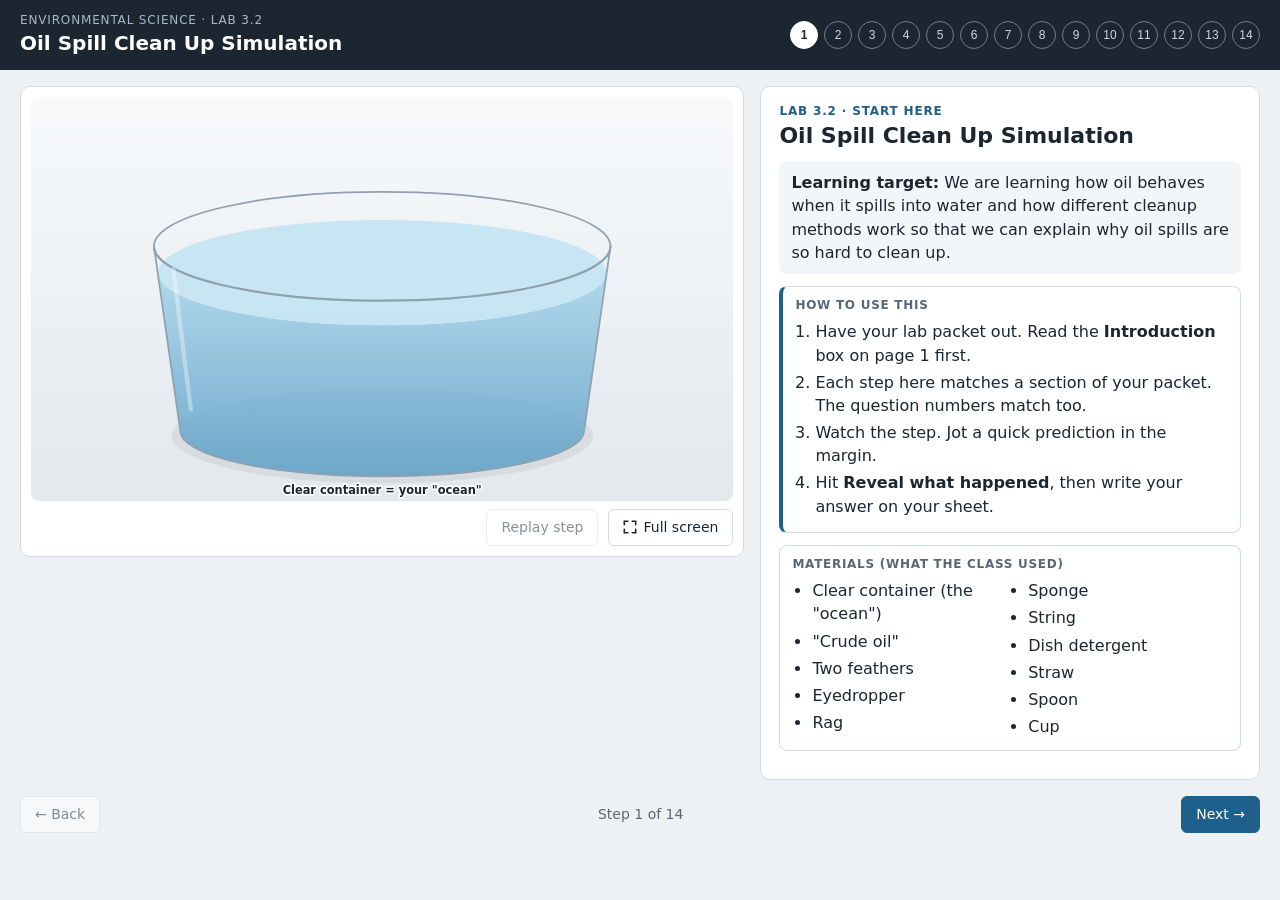
<file: oil-spill-cleanup/index.html>
<!DOCTYPE html>
<html lang="en">
<head>
<meta charset="utf-8">
<meta name="viewport" content="width=device-width, initial-scale=1">
<title>Oil Spill Clean Up Simulation</title>
<style>
:root{--ink:#1c2631;--muted:#5a6673;--line:#d6dce3;--bg:#eef1f4;--card:#fff;--accent:#1f5f8b;--accent2:#e8f1f7;--warn:#8a5a12}
*{box-sizing:border-box}
html,body{margin:0;background:var(--bg);color:var(--ink);font:16px/1.45 system-ui,-apple-system,"Segoe UI",Roboto,Arial,sans-serif}
header{background:var(--ink);color:#fff;padding:12px 20px;display:flex;flex-wrap:wrap;align-items:center;gap:8px 20px}
header .course{font-size:12px;letter-spacing:.07em;text-transform:uppercase;color:#a9b7c6}
header h1{font-size:20px;margin:0;font-weight:700}
#dots{display:flex;gap:6px;margin-left:auto;flex-wrap:wrap}
#dots button{width:28px;height:28px;border-radius:50%;border:1px solid #6d7d8e;background:transparent;color:#cfd8e1;font-size:12px;cursor:pointer;padding:0}
#dots button.done{background:#3b5368}
#dots button.on{background:#fff;color:var(--ink);border-color:#fff;font-weight:700}
main{display:grid;grid-template-columns:minmax(0,1.45fr) minmax(0,1fr);gap:16px;padding:16px 20px;max-width:1400px;margin:0 auto}
.stagewrap{background:var(--card);border:1px solid var(--line);border-radius:10px;padding:10px;display:flex;flex-direction:column;gap:8px;align-self:start;position:sticky;top:10px}
.stagebox{position:relative;width:100%;aspect-ratio:800/460;background:linear-gradient(#f7f9fb,#e3e8ed);border-radius:8px;overflow:hidden}
#stage{position:absolute;inset:0;width:100%;height:100%}
#overlay{position:absolute;inset:0;padding:18px;overflow:auto;display:none;background:#f6f8fa}
.stagebar{display:flex;flex-wrap:wrap;align-items:center;gap:8px 10px;min-height:36px}
.fsbtn{display:inline-flex;align-items:center;gap:6px}
.fsbtn svg{width:14px;height:14px}
.fs-only{display:none !important}
body.fs{overflow:hidden}
body.fs header{display:none}
body.fs main{position:fixed;top:0;left:0;right:0;bottom:58px;max-width:none;margin:0;padding:12px 16px;grid-template-columns:minmax(0,1.7fr) minmax(300px,1fr);grid-template-areas:"stage legend" "stage panel";grid-template-rows:auto minmax(0,1fr)}
body.fs .stagewrap{position:static;height:100%;min-height:0}
body.fs .stagebox{flex:1;min-height:0;aspect-ratio:auto}
body.fs .panel{height:100%;min-height:0;overflow:auto}
body.fs #legend{max-height:40vh;overflow:auto}
body.fs nav{position:fixed;left:0;right:0;bottom:0;height:58px;max-width:none;margin:0;padding:0 16px;background:var(--bg);border-top:1px solid var(--line);z-index:5}
body.fs .fs-only{display:inline-flex !important}
body.fs .fs-only.gone{display:none !important}
@media (orientation:portrait),(max-width:700px){
  body.fs main{grid-template-columns:minmax(0,1fr);grid-template-areas:"stage" "legend" "panel";grid-template-rows:minmax(0,1.3fr) auto minmax(0,1fr);gap:10px}
  body.fs #legend{max-height:18vh}
}
#cap{color:var(--muted);font-size:14px;flex:1}
button.btn{font:inherit;font-size:14px;border:1px solid var(--line);background:#fff;color:var(--ink);padding:7px 14px;border-radius:6px;cursor:pointer}
button.btn:hover{border-color:#9aa7b4}
button.primary{background:var(--accent);border-color:var(--accent);color:#fff}
button.primary:hover{background:#184d72}
button.primary:disabled{background:#a3b8c8;border-color:#a3b8c8;cursor:default}
button.btn:disabled{opacity:.5;cursor:default}
.panel{background:var(--card);border:1px solid var(--line);border-radius:10px;padding:16px 18px}
.tag{font-size:12px;letter-spacing:.07em;text-transform:uppercase;color:var(--accent);font-weight:700}
.panel h2{margin:2px 0 12px;font-size:22px;line-height:1.2}
.box{border:1px solid var(--line);border-radius:8px;padding:10px 12px;margin:0 0 12px}
.box h3{margin:0 0 6px;font-size:12px;letter-spacing:.06em;text-transform:uppercase;color:var(--muted)}
.box p{margin:0 0 6px}
.box p:last-child{margin-bottom:0}
.box ol,.box ul{margin:0;padding-left:20px}
.box li{margin:0 0 4px}
.box.do{border-left:4px solid var(--accent)}
.box.ask{border-left:4px solid var(--warn)}
.qs{list-style:none;margin:0;padding:0 !important}
.qs li{margin:0 0 10px;padding-left:38px;text-indent:-38px}
.qn{display:inline-block;min-width:38px;text-indent:0;font-weight:700;color:var(--warn)}
.starter{font:inherit;font-size:12px;border:none;background:none;color:var(--accent);text-decoration:underline;cursor:pointer;padding:0 0 0 6px}
.st{display:none;margin:4px 0 0;padding:6px 10px;background:#fbf6ec;border-radius:6px;font-style:italic;text-indent:0}
.st.show{display:block}
.vocab{font-size:14px;color:var(--muted);margin:0 0 12px;border-top:1px solid var(--line);padding-top:10px}
.vocab b{color:var(--ink)}
.result{border:1px solid #b9d3e4;background:var(--accent2);border-radius:8px;padding:10px 12px;margin-top:12px}
.result h3{margin:0 0 6px;font-size:12px;letter-spacing:.06em;text-transform:uppercase;color:var(--accent)}
.result p{margin:0 0 8px}
.result p:last-child{margin-bottom:0}
.hint{font-size:13px;color:var(--muted);margin:8px 0 0}
.target{background:#f3f6f9;border-radius:8px;padding:10px 12px;margin:0 0 12px}
.cols{columns:2;margin:0;padding-left:20px}
nav{display:flex;justify-content:space-between;align-items:center;padding:0 20px 20px;max-width:1400px;margin:0 auto}
#count{color:var(--muted);font-size:14px}
svg text.lbl{font:600 13px system-ui,-apple-system,"Segoe UI",Roboto,Arial,sans-serif;fill:#1c2631;paint-order:stroke;stroke:#fff;stroke-width:4px;stroke-linejoin:round}
.ov{display:flex;flex-direction:column;gap:12px;height:100%}
.cards{display:grid;grid-template-columns:repeat(3,1fr);gap:12px;flex:1}
.card{background:#fff;border:1px solid var(--line);border-radius:10px;display:flex;flex-direction:column;align-items:center;justify-content:center;text-align:center;padding:12px}
.card .big{font-size:48px;font-weight:700;color:#c3ccd5;line-height:1}
.card h4{margin:0 0 6px;font-size:18px}
.card p{margin:0;color:var(--muted);font-size:14px}
.card.show{border-color:#b9d3e4;background:#f8fbfd}
.ovnote{font-size:14px;color:var(--muted);margin:0}
table.cmp{width:100%;border-collapse:collapse;background:#fff;font-size:14px}
table.cmp th,table.cmp td{border:1px solid var(--line);padding:8px 10px;text-align:left;vertical-align:top}
table.cmp th{background:#eef2f5}
@media (max-width:900px){main{grid-template-columns:1fr;grid-template-areas:"stage" "legend" "panel";grid-template-rows:auto}.stagewrap{position:static}#dots{margin-left:0}.cards{grid-template-columns:1fr}}
.stagebox.narrow{aspect-ratio:540/430}
.stagebox.ov-on{aspect-ratio:auto}
.stagebox.ov-on #overlay{position:relative;inset:auto}
#legend{grid-area:legend;display:none;list-style:none;margin:0;padding:10px 12px 4px;font-size:14px;background:var(--card);border:1px solid var(--line);border-radius:10px}
@media (min-width:901px){main{grid-template-areas:"stage panel" "legend panel";grid-template-rows:auto 1fr}}
.stagewrap{grid-area:stage}
.panel{grid-area:panel;align-self:start}
main:has(#legend.on) .stagewrap{position:static}
#legend.on{display:block}
#legend li{display:flex;gap:8px;align-items:flex-start;margin:0 0 6px}
#legend .n{flex:none;width:22px;height:22px;border-radius:50%;background:var(--accent);color:#fff;font-size:12px;font-weight:700;display:flex;align-items:center;justify-content:center}
#legend svg{width:100%;max-width:240px;height:auto;display:block}
@media (max-width:600px){
  header{padding:10px 16px}
  header h1{font-size:18px}
  #dots{width:100%;gap:4px}
  #dots button{width:26px;height:26px;font-size:11px}
  main{padding:12px 16px;gap:12px}
  .stagewrap{padding:8px}
  .panel{padding:14px}
  .panel h2{font-size:20px}
  #overlay{padding:12px}
  .cards{gap:8px}
  .card{padding:10px}
  .card h4{font-size:16px}
  table.cmp{font-size:13px}
  table.cmp th,table.cmp td{padding:6px}
  .starter{padding:6px 0 6px 6px}
  nav{position:sticky;bottom:0;z-index:5;background:var(--bg);padding:10px 16px;border-top:1px solid var(--line)}
}
</style>
</head>
<body>
<header>
  <div>
    <div class="course">Environmental Science · Lab 3.2</div>
    <h1>Oil Spill Clean Up Simulation</h1>
  </div>
  <div id="dots" aria-label="Steps"></div>
</header>

<main>
  <section class="stagewrap">
    <div class="stagebox">
      <svg id="stage" viewBox="0 0 800 460" role="img" aria-label="Lab animation">
        <defs>
          <linearGradient id="wG" x1="0" y1="0" x2="0" y2="1">
            <stop offset="0" stop-color="#a7d3ea"/><stop offset="1" stop-color="#5a9ec4"/>
          </linearGradient>
          <filter id="goo" filterUnits="userSpaceOnUse" x="0" y="0" width="800" height="460">
            <feGaussianBlur in="SourceGraphic" stdDeviation="4"/>
            <feColorMatrix values="1 0 0 0 0  0 1 0 0 0  0 0 1 0 0  0 0 0 18 -7"/>
          </filter>
          <clipPath id="surfClip"><ellipse cx="400" cy="200" rx="255" ry="60"/></clipPath>
          <clipPath id="bodyClip"><path d="M145,200 L170,380 A230,52 0 0,0 630,380 L655,200 Z"/></clipPath>
          <marker id="arr" viewBox="0 0 10 10" refX="9" refY="5" markerWidth="7" markerHeight="7" orient="auto">
            <path d="M0,0 L10,5 L0,10 Z" fill="#1c2631"/>
          </marker>
        </defs>
        <ellipse cx="400" cy="386" rx="240" ry="54" fill="#000" opacity=".06"/>
        <ellipse cx="400" cy="170" rx="260" ry="62" fill="none" stroke="#8fa1b1" stroke-width="2"/>
        <path d="M145,200 L170,380 A230,52 0 0,0 630,380 L655,200 A255,60 0 0,1 145,200 Z" fill="url(#wG)" opacity=".85"/>
        <g id="gCol" clip-path="url(#bodyClip)"></g>
        <ellipse cx="400" cy="200" rx="255" ry="60" fill="#c4e4f4" opacity=".92"/>
        <g clip-path="url(#surfClip)">
          <g id="gSheen"></g>
          <g id="gOil" filter="url(#goo)" opacity=".94"></g>
          <g id="gDrops"></g>
        </g>
        <g id="gFx"></g>
        <g fill="none" stroke="#8fa1b1" stroke-width="2">
          <path d="M140,170 L170,380 A230,52 0 0,0 630,380 L660,170"/>
          <path d="M140,170 A260,62 0 0,0 660,170" stroke-width="2.5"/>
        </g>
        <path d="M162,196 L182,356" stroke="#fff" stroke-width="5" opacity=".35" stroke-linecap="round"/>
        <g id="gTools"></g>
        <g id="gLabels"></g>
        <g id="gNotes"></g>
      </svg>
      <div id="overlay"></div>
    </div>
    <div class="stagebar">
      <span id="cap"></span>
      <button class="btn primary fs-only" id="fsRev" type="button">Reveal</button>
      <button class="btn" id="replay" type="button">Replay step</button>
      <button class="btn fsbtn" id="fsBtn" type="button" aria-pressed="false"><svg viewBox="0 0 16 16" fill="none" stroke="currentColor" stroke-width="1.8" stroke-linecap="round"><path d="M1.5 5.5v-4h4M10.5 1.5h4v4M14.5 10.5v4h-4M5.5 14.5h-4v-4"/></svg><span>Full screen</span></button>
    </div>
  </section>

  <ol id="legend"></ol>
  <aside class="panel" id="panel"></aside>
</main>

<nav>
  <button class="btn" id="prev" type="button">&larr; Back</button>
  <span id="count"></span>
  <button class="btn primary" id="next" type="button">Next &rarr;</button>
</nav>

<script>
/* ---------- basics ---------- */
const NS='http://www.w3.org/2000/svg';
const $=id=>document.getElementById(id);
const L={col:$('gCol'),sheen:$('gSheen'),oil:$('gOil'),drops:$('gDrops'),fx:$('gFx'),tools:$('gTools'),labels:$('gLabels'),notes:$('gNotes')};
const box=document.querySelector('.stagebox');
let notes=[],mode=false;
const isNarrow=()=>{const w=box.clientWidth,h=box.clientHeight;return Math.min(w,h?h*800/460:w)<560;};
let runId=0,cur=0,blobs=[],drops=[];
const seen=new Set();
const CX=400,CY=200,SU=235,SV=55;
const sx=u=>CX+u*SU, sy=v=>CY+v*SV;

function el(tag,attrs,parent){const e=document.createElementNS(NS,tag);for(const k in attrs)e.setAttribute(k,attrs[k]);parent.appendChild(e);return e;}
function txt(p,x,y,s,size,weight,fill,anchor){const t=el('text',{x,y,'font-size':size||12,'font-weight':weight||600,fill:fill||'#1c2631','text-anchor':anchor||'start','font-family':'system-ui,-apple-system,Segoe UI,Roboto,Arial,sans-serif'},p);t.textContent=s;return t;}
function rng(seed){let s=seed%2147483647;if(s<=0)s+=2147483646;return()=>(s=s*16807%2147483647)/2147483647;}

/* ---------- animation timing ---------- */
const ease=t=>t<.5?2*t*t:1-Math.pow(-2*t+2,2)/2;
const lin=t=>t;
const easeOut=t=>1-Math.pow(1-t,3);
function tween(ms,fn,e){e=e||ease;const id=runId;return new Promise(res=>{const t0=performance.now();function f(now){if(id!==runId)return;const t=Math.min(1,(now-t0)/ms);fn(e(t));if(t<1)requestAnimationFrame(f);else res();}requestAnimationFrame(f);});}
const wait=ms=>tween(ms,()=>{},lin);
function fade(e,to,ms){const a=e.getAttribute('opacity');const from=a===null?1:+a;return tween(ms||500,k=>e.setAttribute('opacity',from+(to-from)*k));}

/* ---------- poses for tools ---------- */
function setPose(g,p){g._p=Object.assign({x:0,y:0,r:0,sx:1,sy:1},g._p||{},p||{});const q=g._p;g.setAttribute('transform',`translate(${q.x} ${q.y}) rotate(${q.r}) scale(${q.sx} ${q.sy})`);}
function poseTo(g,ms,p,e){const a=Object.assign({},g._p);return tween(ms,k=>{const n={};for(const key in p)n[key]=a[key]+(p[key]-a[key])*k;setPose(g,n);},e);}

/* ---------- oil on the surface ---------- */
function drawB(b){b.e.setAttribute('cx',sx(b.u));b.e.setAttribute('cy',sy(b.v));b.e.setAttribute('rx',Math.max(0,b.r*SU));b.e.setAttribute('ry',Math.max(0,b.r*SV));}
function addB(u,v,r,layer,list){const b={u,v,r,e:el('ellipse',{fill:'#24170a'},layer)};drawB(b);list.push(b);return b;}
const blob=(u,v,r)=>addB(u,v,r,L.oil,blobs);
const drop=(u,v,r)=>addB(u,v,r,L.drops,drops);
function moveAll(ms,T,e){const s=T.map(t=>({u:t.b.u,v:t.b.v,r:t.b.r}));return tween(ms,k=>{T.forEach((t,i)=>{const a=s[i];if(t.u!==undefined)t.b.u=a.u+(t.u-a.u)*k;if(t.v!==undefined)t.b.v=a.v+(t.v-a.v)*k;if(t.r!==undefined)t.b.r=a.r+(t.r-a.r)*k;drawB(t.b);});},e);}
function clampIn(u,v,max){max=max||.9;const d=Math.hypot(u,v);if(d>max){u*=max/d;v*=max/d;}return[u,v];}
function slick(seed,cu,cv,spread,n,rmin,rmax){const R=rng(seed);blob(cu,cv,rmax);for(let i=0;i<n;i++){const a=R()*6.283,d=Math.sqrt(R())*spread;blob(cu+Math.cos(a)*d,cv+Math.sin(a)*d,rmin+R()*(rmax-rmin));}}

/* ---------- effects and labels ---------- */
function ripple(x,y,m){m=m||45;const e=el('ellipse',{cx:x,cy:y,fill:'none',stroke:'#fff','stroke-width':2},L.fx);return tween(900,k=>{const r=4+k*m;e.setAttribute('rx',r);e.setAttribute('ry',r*.235);e.setAttribute('opacity',1-k);},lin).then(()=>e.remove());}
function cap(t){$('cap').textContent=t;}
function label(x,y,t,lx,ly,anchor){const a={x,y,t,lx,ly,anchor};notes.push(a);return drawNote(a,notes.length,true);}
function addLegend(n,html){
  const li=document.createElement('li');
  li.innerHTML=(n?`<span class="n">${n}</span>`:'')+'<span></span>';
  li.lastChild.innerHTML=html;$('legend').appendChild(li);$('legend').classList.add('on');
}
function drawNote(a,n,animate){
  if(a.inset)return drawInset(animate);
  const {x,y,t,lx,ly,anchor}=a;
  const g=el('g',{opacity:animate?0:1},L.notes);
  if(mode){
    const px=lx!==undefined?lx:x, py=lx!==undefined?ly:y;
    const by=Math.max(48,py-26);
    if(lx!==undefined){el('line',{x1:px,y1:py,x2:px,y2:by,stroke:'#1c2631','stroke-width':1.5},g);el('circle',{cx:px,cy:py,r:3,fill:'#1c2631'},g);}
    el('circle',{cx:px,cy:by,r:14,fill:'#1f5f8b',stroke:'#fff','stroke-width':3},g);
    txt(g,px,by+6,String(n),18,700,'#fff','middle');
    const sp=document.createElement('span');sp.textContent=t;addLegend(n,sp.innerHTML);
  }else{
    if(lx!==undefined){
      let s0;
      if(anchor==='middle')s0=[x,ly<y?y-15:y+5];
      else if(anchor==='end')s0=[x+4,y-4];
      else s0=[x-4,y-4];
      el('line',{x1:s0[0],y1:s0[1],x2:lx,y2:ly,stroke:'#1c2631','stroke-width':1.2},g);
      el('circle',{cx:lx,cy:ly,r:2.5,fill:'#1c2631'},g);
    }
    const t2=el('text',{x,y,class:'lbl','text-anchor':anchor||'start'},g);t2.textContent=t;
  }
  if(animate)fade(g,1,500);
  return g;
}
async function drips(x,y,cols){for(const c of cols){const x0=x+(Math.random()-.5)*30;const d=el('ellipse',{cx:x0,cy:y,rx:3,ry:4.5,fill:c},L.tools);await tween(500,k=>d.setAttribute('cy',y+(200-y)*k),t=>t*t);d.remove();ripple(x0,200,20);}}
function puff(){const p=el('path',{d:'M0,-12 Q9,0 0,12',fill:'none',stroke:'#5b6775','stroke-width':2,'stroke-linecap':'round'},L.fx);return tween(900,k=>{p.setAttribute('transform',`translate(${212+150*k} ${186+8*k})`);p.setAttribute('opacity',1-k);},lin).then(()=>p.remove());}

/* ---------- tools ---------- */
function fw(y){return(y<30||y>170)?0:24*Math.pow(Math.sin(Math.PI*(y-30)/142),.8);}
function feather(oily){
  const g=el('g',{},L.tools);
  if(!oily){
    el('path',{d:'M0,30 C-28,55 -30,115 -5,168 L0,174 L5,168 C30,115 28,55 0,30 Z',fill:'#f3f0e8',stroke:'#b8b0a0','stroke-width':1.2},g);
    for(let y=40;y<164;y+=6){const w=fw(y)*.9;el('path',{d:`M0,${y} Q${-w*.5},${y+3} ${-w},${y+9} M0,${y} Q${w*.5},${y+3} ${w},${y+9}`,fill:'none',stroke:'#d2cab9','stroke-width':.8},g);}
  }else{
    const pts=[];for(let i=0,y=36;y<=164;i++,y+=8)pts.push([y,fw(y)*(i%2?.35:1.05)]);
    let d='M0,30';pts.forEach(([y,w])=>{d+=` L${(-w).toFixed(1)},${y}`;});d+=' L0,176';
    pts.slice().reverse().forEach(([y,w],i)=>{d+=` L${(w*(i%2?1:.5)).toFixed(1)},${y+3}`;});d+=' Z';
    el('path',{d,fill:'#3a2814',stroke:'#1a1108','stroke-width':1.2,'stroke-linejoin':'round'},g);
    for(let y=44;y<160;y+=16)el('path',{d:`M0,${y} L${(-fw(y)*.7).toFixed(1)},${y+12} M0,${y+6} L${(fw(y)*.6).toFixed(1)},${y+16}`,stroke:'#1a1108','stroke-width':1.4,fill:'none'},g);
    el('ellipse',{cx:-6,cy:178,rx:3,ry:5,fill:'#24170a'},g);
    el('ellipse',{cx:7,cy:172,rx:2.5,ry:4,fill:'#24170a'},g);
  }
  el('path',{d:'M0,0 L0,174',stroke:oily?'#24170a':'#8b806d','stroke-width':2.4,'stroke-linecap':'round',fill:'none'},g);
  return g;
}
function cupG(withOil){
  const g=el('g',{},L.tools);
  el('path',{d:'M0,0 L60,0 L52,86 L8,86 Z',fill:'rgba(255,255,255,.6)'},g);
  if(withOil)g.liq=el('path',{d:'M3,34 L57,34 L52,84 L8,84 Z',fill:'#24170a'},g);
  g.outline=el('path',{d:'M0,0 L60,0 L52,86 L8,86 Z',fill:'none',stroke:'#6b7a86','stroke-width':2,'stroke-linejoin':'round'},g);
  return g;
}
function straw(){const g=el('g',{},L.tools);el('rect',{x:-190,y:-4,width:190,height:8,rx:3,fill:'#eef2f5',stroke:'#7f8f9c','stroke-width':1.5},g);for(let x=-180;x<-10;x+=22)el('line',{x1:x,y1:-3,x2:x+8,y2:3,stroke:'#b9c6d1','stroke-width':3},g);return g;}
function sponge(){
  const g=el('g',{},L.tools);
  el('rect',{x:-50,y:-40,width:100,height:40,rx:6,fill:'#e3c450',stroke:'#a4871f','stroke-width':1.5},g);
  const R=rng(7);for(let i=0;i<22;i++)el('ellipse',{cx:-44+R()*88,cy:-35+R()*30,rx:1.5+R()*2.5,ry:1+R()*1.5,fill:'#c6a632'},g);
  g.stain=el('path',{d:'M-50,-20 Q-32,-27 -12,-19 Q8,-12 28,-23 Q42,-28 50,-19 L50,-6 Q50,0 44,0 L-44,0 Q-50,0 -50,-6 Z',fill:'#2a1b0c',opacity:0},g);
  return g;
}
function rag(){
  const g=el('g',{},L.tools);
  el('path',{d:'M-62,-34 Q-40,-42 -18,-33 Q2,-26 22,-36 Q44,-44 62,-31 L58,0 Q30,7 0,1 Q-30,-5 -58,1 Z',fill:'#c9d2da',stroke:'#8796a3','stroke-width':1.5},g);
  for(let x=-46;x<56;x+=16)el('line',{x1:x,y1:-32,x2:x-2,y2:-3,stroke:'#b3bec8','stroke-width':1},g);
  g.stain=el('g',{opacity:0},g);
  [[-30,-10,16,8],[6,-7,20,7],[36,-14,12,7],[-8,-22,10,5]].forEach(([cx,cy,rx,ry])=>el('ellipse',{cx,cy,rx,ry,fill:'#2a1b0c'},g.stain));
  return g;
}
const DROP_D='M-2,0 L2,0 L5,-28 L7,-36 L7,-118 L-7,-118 L-7,-36 L-5,-28 Z';
function dropper(){
  const g=el('g',{},L.tools);const id='dc'+runId;
  const cp=el('clipPath',{id},g);el('path',{d:DROP_D},cp);
  el('path',{d:DROP_D,fill:'rgba(255,255,255,.5)'},g);
  g.water=el('rect',{x:-8,y:0,width:16,height:0,fill:'#6fb0d6','clip-path':`url(#${id})`},g);
  g.oil=el('rect',{x:-8,y:0,width:16,height:0,fill:'#24170a','clip-path':`url(#${id})`},g);
  el('path',{d:DROP_D,fill:'none',stroke:'#6b7a86','stroke-width':1.5},g);
  g.bulb=el('g',{transform:'translate(0 -118)'},g);g.bs=1;
  el('rect',{x:-11,y:-44,width:22,height:46,rx:10,fill:'#3d4349'},g.bulb);
  return g;
}
function squeeze(D,to,ms){const a=D.bs;return tween(ms,k=>{D.bs=a+(to-a)*k;D.bulb.setAttribute('transform',`translate(0 -118) scale(${D.bs} 1)`);});}
function bottle(){
  const g=el('g',{},L.tools);
  el('path',{d:'M-4,0 L4,0 L7,-16 L-7,-16 Z',fill:'#e6e9ec',stroke:'#7f8f9c','stroke-width':1.2},g);
  el('rect',{x:-26,y:-98,width:52,height:84,rx:12,fill:'#5d8f6d',stroke:'#3d6a4d','stroke-width':1.5},g);
  el('rect',{x:-18,y:-74,width:36,height:32,rx:3,fill:'#f4f6f3'},g);
  txt(g,0,-60,'DISH',9,700,'#3d6a4d','middle');txt(g,0,-49,'SOAP',9,700,'#3d6a4d','middle');
  return g;
}
function spoon(){const g=el('g',{},L.tools);el('path',{d:'M0,-22 L0,-170',stroke:'#aeb6bd','stroke-width':6,'stroke-linecap':'round'},g);el('ellipse',{cx:0,cy:0,rx:15,ry:23,fill:'#cfd4d8',stroke:'#7d858c','stroke-width':1.5},g);return g;}
function hand(){const g=el('g',{opacity:0},L.tools);el('rect',{x:-8,y:-30,width:16,height:26,rx:7,fill:'#c49a7c',stroke:'#8d6a52','stroke-width':1.2},g);setPose(g,{});return g;}
const INSET=`<rect x="16" y="16" width="200" height="142" rx="8" fill="#fff" stroke="#c9d1d9"/>
<text x="28" y="36" font-size="12" font-weight="700" fill="#1c2631" font-family="system-ui,sans-serif">Side view, zoomed in</text>
<rect x="28" y="71" width="176" height="55" fill="#7fb8d8"/>
<rect x="28" y="62" width="176" height="9" fill="#24170a"/>
<rect x="28" y="126" width="176" height="7" fill="#24170a"/>
<text x="30" y="57" font-size="11" font-weight="600" fill="#1c2631" font-family="system-ui,sans-serif">light oil (less dense) floats</text>
<text x="36" y="102" font-size="11" font-weight="600" fill="#fff" font-family="system-ui,sans-serif">water</text>
<text x="30" y="149" font-size="11" font-weight="600" fill="#1c2631" font-family="system-ui,sans-serif">heavy crude (more dense) sinks</text>`;
function inset(){const a={inset:true};notes.push(a);return drawNote(a,0,true);}
function drawInset(animate){
  if(mode){addLegend(0,`<svg viewBox="16 16 200 142" xmlns="${NS}">${INSET}</svg>`);return Promise.resolve();}
  const g=el('g',{opacity:animate?0:1},L.notes);g.innerHTML=INSET;
  return animate?fade(g,1,600):Promise.resolve();
}

/* ---------- overlays ---------- */
function showOverlay(h){const o=$('overlay');o.innerHTML=h;o.style.display='block';$('stage').style.visibility='hidden';if(mode)box.classList.add('ov-on');}
function hideOverlay(){$('overlay').style.display='none';$('overlay').innerHTML='';$('stage').style.visibility='visible';box.classList.remove('ov-on');}
function oilCards(show){
  const c=show?[
    ['Fuel','Gasoline and diesel for cars, buses, and trucks. Jet fuel for planes.'],
    ['Heat and power','Heating oil for homes and buildings. Some power plants burn oil.'],
    ['Products','Plastics, motor oil and lubricants, asphalt, and synthetic fabrics.']
  ]:[['?','Use #1'],['?','Use #2'],['?','Use #3']];
  return `<div class="ov"><div class="cards">${c.map(x=>show?`<div class="card show"><h4>${x[0]}</h4><p>${x[1]}</p></div>`:`<div class="card"><div class="big">${x[0]}</div><p>${x[1]}</p></div>`).join('')}</div>`+
  `<p class="ovnote">${show?'Most of this oil gets moved to us by tanker, barge, pipeline, or truck. That transport is where most big spills happen.':'Think about your day so far. Where did oil (or something made from it) show up?'}</p></div>`;
}
const CMP=`<div class="ov"><table class="cmp">
<tr><th>Method (lab tool)</th><th>What it does</th><th>The catch</th></tr>
<tr><td><b>Boom</b> (string)</td><td>Holds oil in one area</td><td>Fails in waves, wind, and currents. Doesn't remove anything.</td></tr>
<tr><td><b>Scooping</b> (cup)</td><td>Grabs at the oil</td><td>Gets mostly water and pushes the slick out wider.</td></tr>
<tr><td><b>Sorbents</b> (sponge, rag)</td><td>Soak up oil</td><td>Fill up fast, grab water too, and become oily waste.</td></tr>
<tr><td><b>Skimming</b> (eyedropper)</td><td>Pulls oil off the surface</td><td>Picks up lots of water. Slow, gets a small part of a big spill.</td></tr>
<tr><td><b>Dispersant</b> (detergent)</td><td>Breaks oil into tiny droplets</td><td>Moves the oil underwater. The chemicals can be toxic too.</td></tr>
</table><p class="ovnote">Every method fixed one problem and caused another. That tradeoff is the big idea of this lab.</p></div>`;

/* ---------- body of water helpers ---------- */
function frontTop(x){const q=(x-400)/255;return 200+60*Math.sqrt(Math.max(0,1-q*q));}
function frontBot(x){const q=(x-400)/230;return 380+52*Math.sqrt(Math.max(0,1-q*q));}

/* ---------- the steps ---------- */
const S=[
{ // 0
  tag:'Lab 3.2 · Start here', title:'Oil Spill Clean Up Simulation',
  pre:`<div class="target"><b>Learning target:</b> We are learning how oil behaves when it spills into water and how different cleanup methods work so that we can explain why oil spills are so hard to clean up.</div>
  <div class="box do"><h3>How to use this</h3><ol>
  <li>Have your lab packet out. Read the <b>Introduction</b> box on page 1 first.</li>
  <li>Each step here matches a section of your packet. The question numbers match too.</li>
  <li>Watch the step. Jot a quick prediction in the margin.</li>
  <li>Hit <b>Reveal what happened</b>, then write your answer on your sheet.</li></ol></div>
  <div class="box"><h3>Materials (what the class used)</h3><ul class="cols">
  <li>Clear container (the "ocean")</li><li>"Crude oil"</li><li>Two feathers</li><li>Eyedropper</li><li>Rag</li><li>Sponge</li><li>String</li><li>Dish detergent</li><li>Straw</li><li>Spoon</li><li>Cup</li></ul></div>`,
  scene(){label(400,452,'Clear container = your "ocean"',undefined,undefined,'middle');}
},
{ // 1
  tag:'Before you begin', title:'How do we use oil?',
  doText:'Think about everything you did today. Where does oil, or something made from oil, show up?',
  qs:[['1-3','Name three different ways we use oil.','We use oil for...']],
  revLabel:'Show examples',
  result:`<p>Any three of these work. If you thought of something else, check that it really uses oil.</p>`,
  scene(){showOverlay(oilCards(false));},
  async reveal(){showOverlay(oilCards(true));}
},
{ // 2
  tag:'Activity 1 · Clean water', title:'A clean feather',
  doText:'Take one feather and dip it into your "ocean." Pull it back out and look at it.',
  qs:[['1a','Does the feather float?'],['1b',"Why do you think birds' feathers repel water?","Birds' feathers repel water because..."]],
  vocab:[['repel','to push away. Water beads up and rolls off instead of soaking in.']],
  result:`<p><b>1a:</b> Yes. The clean feather floats, and water beads up and rolls right off.</p>
  <p><b>1b:</b> The tiny branches on a feather (barbs) hook together into a tight mesh that traps air. Birds also spread a waxy oil from a gland near their tail over their feathers when they preen. That keeps water out, keeps the bird warm, and helps it float.</p>`,
  scene(){this.F=feather(false);setPose(this.F,{x:400,y:-200});},
  async play(){const F=this.F;cap('Lowering the clean feather into the water');await poseTo(F,1200,{y:28});ripple(400,200);await poseTo(F,700,{y:56});await wait(500);cap('Lifting it back out');await poseTo(F,1000,{y:-35});cap('Your turn: answer 1a and 1b, then hit Reveal');},
  async reveal(){
    const F=this.F;setPose(F,{x:400,y:-35,r:0});cap('Watch the water on the feather');
    const beads=[[393,72],[408,96],[398,118]].map(([x,y])=>el('circle',{cx:x,cy:y,r:4.5,fill:'#e9f7ff',stroke:'#5f9fc4','stroke-width':1.2,opacity:0},L.tools));
    await Promise.all(beads.map(b=>fade(b,1,400)));
    label(470,96,'water beads up',414,96);
    for(const b of beads){const x0=+b.getAttribute('cx'),y0=+b.getAttribute('cy');await tween(500,k=>{b.setAttribute('cx',x0+(400-x0)*k);b.setAttribute('cy',y0+(141-y0)*k);});await tween(450,k=>b.setAttribute('cy',141+59*k),t=>t*t);b.remove();ripple(400,200,25);}
    cap('Setting the feather on the surface');
    await poseTo(F,1300,{x:487,y:197,r:90});ripple(400,200,70);
    label(400,300,'floats on top of the water',400,218,'middle');cap('');
  }
},
{ // 3
  tag:'Activity 2 · Steps 1 and 2', title:'What happens to oil in water?',
  doText:'Pour your "crude oil" into the water to make a spill. Watch what it does.',
  qs:[['2a','What happened when the oil hit the water?','When the oil hit the water, it...'],['2b','Why does the oil stay on top of the water?','The oil stays on top because oil is ___ dense than water, so...']],
  vocab:[['density','how much mass is packed into a space. Less dense stuff floats on more dense stuff.']],
  result:`<p><b>2a:</b> The oil didn't mix in. Most of it stayed on the surface and spread into a thin layer called a <b>slick</b>. Some of the heavier oil sank to the bottom.</p>
  <p><b>2b:</b> Most of the oil is less dense than water, so it floats. Oil and water also don't mix because their molecules aren't attracted to each other.</p>
  <p>Crude oil is a mix of light and heavy stuff. The light parts are less dense than water and float. Some of the heavy parts are more dense than water and sink. That's why a spill can hurt the surface <i>and</i> the bottom of the ocean ecosystem for a long time.</p>`,
  scene(){this.C=cupG(true);setPose(this.C,{x:470,y:60});},
  async play(){
    const C=this.C;cap('Pouring the "crude oil" into the ocean');
    await poseTo(C,900,{r:-105});
    const st=el('path',{d:'M470,64 Q462,130 452,200',stroke:'#24170a','stroke-width':7,'stroke-linecap':'round',fill:'none'},L.tools);
    L.tools.insertBefore(st,C);
    const len=st.getTotalLength();st.setAttribute('stroke-dasharray',len);st.setAttribute('stroke-dashoffset',len);
    await tween(450,k=>st.setAttribute('stroke-dashoffset',len*(1-k)),lin);
    const b=blob(.22,0,0);ripple(452,200,40);
    await tween(1800,k=>{b.r=.11*k;drawB(b);C.liq.setAttribute('opacity',1-k);});
    await tween(350,k=>st.setAttribute('stroke-dashoffset',-len*k),lin);st.remove();
    await poseTo(C,800,{r:0});await fade(C,0,500);
    cap('Your turn: answer 2a and 2b, then hit Reveal');
  },
  async reveal(){
    cap('Watch the oil');setPose(this.C,{r:0});this.C.setAttribute('opacity',0);
    if(!blobs.length)blob(.22,0,.11);
    const R=rng(33);const T=blobs.map(b=>({b,u:.06,v:0,r:.12}));
    for(let i=0;i<9;i++){const a=R()*6.283,d=.1+Math.sqrt(R())*.3;const nb=blob(.2,0,.03);T.push({b:nb,u:.06+Math.cos(a)*d,v:Math.sin(a)*d,r:.07+R()*.06});}
    await moveAll(2400,T);
    label(610,112,'most of it floats in a thin layer',490,196);
    await wait(500);cap('Now watch the bottom');
    const patch=el('ellipse',{cx:425,cy:408,rx:0,ry:0,fill:'#24170a',opacity:.9},L.col);
    const sinks=[];
    [[395,0],[452,350],[420,700],[470,1050],[380,1400],[440,1750]].forEach(([x,delay],i)=>{
      sinks.push(wait(delay+1).then(()=>{
        const d=el('ellipse',{cx:x,cy:215,rx:6,ry:4.5,fill:'#24170a'},L.col);
        const xEnd=425+(x-425)*.6,yEnd=404+(i%3)*3;
        return tween(2600,k=>{d.setAttribute('cx',x+(xEnd-x)*k+4*Math.sin(k*9+i));d.setAttribute('cy',215+(yEnd-215)*k);},lin).then(()=>{
          d.remove();const p=(i+1)/6;patch.setAttribute('rx',75*p);patch.setAttribute('ry',10*Math.sqrt(p));
        });
      }));
    });
    await Promise.all(sinks);
    label(400,452,'heavier parts of the crude sink to the bottom',425,418,'middle');
    await inset();cap('');
  }
},
{ // 4
  tag:'Activity 2 · Step 3', title:'Moving the oil',
  doText:'Use your straw to blow the oil around the surface of the water.',
  qs:[['3a','What did you observe when you blew the oil around the surface?','When I blew on the oil, it...']],
  vocab:[['current','water moving in one direction, like a river in the ocean.']],
  result:`<p>The oil slid across the water away from the straw, broke into pieces, and spread out over a much bigger area. Since oil sits on top of the water, wind pushes it along.</p>
  <p>Add currents and tides, and a real spill can travel a long way from where it started.</p>`,
  scene(){slick(11,-.15,0,.18,7,.07,.13);this.S=straw();setPose(this.S,{x:-10,y:182,r:10});},
  async play(){cap('Blowing across the oil with the straw');await poseTo(this.S,900,{x:205});const p=[];for(let i=0;i<4;i++){await wait(i?220:1);p.push(puff());}await Promise.all(p);cap('Your turn: answer 3a, then hit Reveal');},
  async reveal(){
    setPose(this.S,{x:205});cap('Watch the oil');const R=rng(44);
    const T=blobs.map(b=>{const [u,v]=clampIn(b.u+.4+R()*.5,b.v*3+(R()-.5)*.9,.9);return{b,u,v,r:b.r*.7};});
    for(let i=0;i<24;i++){const nb=blob(-.15+(R()-.5)*.2,(R()-.5)*.2,.02);const [u,v]=clampIn(-.3+R()*1.2,(R()-.5)*1.7,.9);T.push({b:nb,u,v,r:.03+R()*.05});}
    const puffs=[0,1,2,3,4,5,6].map(i=>wait(i*260+1).then(puff));
    await Promise.all([moveAll(3200,T),...puffs]);
    const g=el('g',{opacity:0},L.labels);el('line',{x1:240,y1:96,x2:380,y2:96,stroke:'#1c2631','stroke-width':2,'marker-end':'url(#arr)'},g);fade(g,1,500);label(310,86,'wind direction',undefined,undefined,'middle');
    label(400,300,'oil pushed downwind and spread over a bigger area',452,214,'middle');cap('');
  }
},
{ // 5
  tag:'Activity 3 · Marine life', title:'How does oil affect marine life?',
  doText:'Take your other feather and swirl it in the "crude oil." Move it around, then pull it out. Compare it to the clean feather from Activity 1.',
  qs:[['1a','What do you observe?','After the oil, the feather looked... and it...']],
  vocab:[['ingest','to swallow or take in.'],['insulation','something that holds heat in, like a coat.']],
  result:`<p>The oil coats the feather. The barbs clump together, the feather turns dark and heavy, and water no longer rolls off.</p>
  <p>For a real bird: it loses its waterproofing and insulation, so it gets cold fast. It can't float or fly well. When it preens to clean itself, it ingests the oil, which is toxic. Mammals with fur, like sea otters, have the same problem.</p>`,
  scene(){slick(21,0,0,.2,8,.08,.14);this.F=feather(false);setPose(this.F,{x:400,y:-200});},
  async play(){
    const F=this.F;cap('Swirling the second feather in the oil');
    await poseTo(F,1100,{y:38});ripple(400,200);
    const base=blobs.map(b=>({u:b.u,v:b.v}));
    await tween(2600,k=>{const a=k*Math.PI*4;setPose(F,{x:400+30*Math.sin(a),r:7*Math.sin(a*1.5)});blobs.forEach((b,i)=>{b.u=base[i].u+.03*Math.sin(a+i);b.v=base[i].v+.03*Math.cos(a+i*1.3);drawB(b);});},lin);
    await poseTo(F,1000,{x:400,r:0,y:-35});cap('Your turn: answer 1a, then hit Reveal');
  },
  async reveal(){
    const F=this.F;setPose(F,{x:400,y:-35,r:0});cap('Look at the feather now');
    const O=feather(true);setPose(O,{x:400,y:-35});O.setAttribute('opacity',0);
    await Promise.all([fade(O,1,1000),fade(F,0,1000),moveAll(1000,blobs.map(b=>({b,r:b.r*.9})))]);
    for(let i=0;i<3;i++){const d=el('ellipse',{cx:398+i*3,cy:143,rx:3,ry:4.5,fill:'#24170a'},L.tools);await tween(550,k=>d.setAttribute('cy',143+57*k),t=>t*t);d.remove();ripple(400,200,22);}
    label(452,62,'barbs clump together',418,70);await wait(300);
    label(452,92,'coated, dark, and heavy',414,98);await wait(300);
    label(452,122,'water no longer rolls off',410,126);cap('');
  }
},
{ // 6
  tag:'Activity 4 · Cleanup', title:'String: the oil boom',
  doText:'Hold both ends of the string with two hands so it makes a big loop. Lay it on the water and drag it slowly across the oil, like a boom, to try to collect the oil in one place.',
  sheet:'String row of the table',
  qs:[['','What happens?','When we dragged the string across the oil, the oil...']],
  vocab:[['oil boom','a floating barrier used to keep oil in one area.']],
  result:`<p>The string pushed the oil ahead of it and bunched it together into a thicker pile in the curve of the string. Some oil slipped under the string or got around the ends.</p>
  <p>Real crews do the same thing. Two boats tow a boom in a U shape to sweep oil together so skimmers can pick it up. It works in calm water, but waves, wind, and strong currents push oil over or under the boom. A boom doesn't remove oil. It just gathers it so it can be picked up.</p>`,
  scene(){
    [[.05,0,.13],[-.1,.2,.09],[.15,-.25,.1],[.2,.22,.08],[-.15,-.2,.08],[0,.45,.07],[.1,-.48,.07],[.3,.05,.09],[-.05,.72,.06],[.25,-.7,.06]].forEach(a=>blob(a[0],a[1],a[2]));
    this.esc=[blobs[8],blobs[9]];
    const g=el('g',{opacity:0},L.fx);this.sg=g;
    this.str=[el('path',{fill:'none',stroke:'#c3a76c','stroke-width':4,'stroke-linecap':'round'},g),el('path',{fill:'none',stroke:'#8e7442','stroke-width':1.2,'stroke-dasharray':'5 5'},g)];
    this.hands=[hand(),hand()];
    this.uh=-.6;this.bow=.04;this.drawStr();
  },
  drawStr(){
    const uh=this.uh,bow=this.bow;
    const d=`M${sx(uh)},${sy(-.9)} Q${sx(uh-2*bow)},${sy(0)} ${sx(uh)},${sy(.9)}`;
    this.str.forEach(p=>p.setAttribute('d',d));
    setPose(this.hands[0],{x:sx(uh),y:sy(-.9)});setPose(this.hands[1],{x:sx(uh),y:sy(.9)});
  },
  async play(){
    cap('Holding both ends of the string and laying it on the water');
    fade(this.sg,1,500);this.hands.forEach(h=>fade(h,1,500));
    await wait(700);ripple(sx(-.6),200,40);
    cap('Dragging the string toward the oil');
    const a=this.uh;
    await tween(1600,k=>{this.uh=a+(-.32-a)*k;this.bow=.04+.03*k;this.drawStr();});
    cap('Your turn: fill in the String row, then hit Reveal');
  },
  async reveal(){
    this.sg.setAttribute('opacity',1);this.hands.forEach(h=>h.setAttribute('opacity',1));
    cap('Dragging the string across the oil');
    const a=this.uh,b0=this.bow;let last=0;
    [0,1200,2400].forEach(t=>wait(t+1).then(()=>ripple(sx(this.uh-this.bow),200,35)));
    await tween(3600,k=>{
      this.uh=a+(.55-a)*k;this.bow=b0+(.3-b0)*k;this.drawStr();
      const dk=k-last;last=k;
      blobs.forEach(b=>{
        if(this.esc.includes(b))return;
        const q=Math.min(1,Math.abs(b.v)/.9);
        const front=this.uh-this.bow*(1-q*q)+b.r*.5;
        if(b.u<front){b.u=front;b.v+=(0-b.v)*Math.min(1,dk*1.5);b.r+=b.r*dk*.35;drawB(b);}
      });
    });
    label(500,105,'oil bunched up in front of the string',478,196);
    const e=this.esc[0];
    label(330,300,'some slips under or around the ends',sx(e.u),sy(e.v),'middle');cap('');
  }
},
{ // 7
  tag:'Activity 4 · Cleanup', title:'Cup',
  doText:'Use the cup to try to collect the oil.',
  sheet:'Cup row of the table',
  qs:[['','Does the oil spread out more?'],['','Why would this be a problem?','This is a problem because a bigger slick...']],
  result:`<p>The cup grabbed mostly water and very little oil. Dipping it into the surface pushed the oil away, so the slick spread out thinner and wider.</p>
  <p>That's a problem because a bigger slick covers more area, reaches more wildlife and shoreline, and is harder to contain. Plus now you have a cup of oily water to get rid of.</p>`,
  scene(){slick(41,0,0,.22,8,.07,.13);this.C=cupG(false);setPose(this.C,{x:260,y:30});},
  async play(){
    const C=this.C;cap('Scooping at the oil with the cup');
    await poseTo(C,1100,{x:372,y:194,r:-70});ripple(380,200,50);
    const base=blobs.map(b=>({u:b.u}));
    await Promise.all([poseTo(C,900,{x:425,y:198,r:-15}),tween(900,k=>blobs.forEach((b,i)=>{b.u=base[i].u+.04*Math.sin(k*3+i);drawB(b);}))]);
    await poseTo(C,1000,{x:450,y:80,r:0});cap('Your turn: fill in the Cup row, then hit Reveal');
  },
  async reveal(){
    const C=this.C;setPose(C,{x:450,y:80,r:0});cap('Look in the cup, and at the slick');
    const w=el('path',{d:'M5,38 L55,38 L52,84 L8,84 Z',fill:'#7fb8d8',opacity:0},C);C.insertBefore(w,C.outline);
    const o=el('rect',{x:5,y:35,width:50,height:4,fill:'#24170a',opacity:0},C);C.insertBefore(o,C.outline);
    await Promise.all([fade(w,1,600),fade(o,1,600)]);
    label(530,112,'mostly water, a little oil',514,118);
    const R=rng(9);const T=blobs.map(b=>{const d=Math.hypot(b.u,b.v)||.01;const D=d*1.6+.18;const [u,v]=clampIn(b.u/d*D,b.v/d*D,.85);return{b,u,v,r:b.r*.72};});
    for(let i=0;i<5;i++){const a=R()*6.283;const nb=blob(0,0,.02);const [u,v]=clampIn(Math.cos(a)*.62,Math.sin(a)*.62,.85);T.push({b:nb,u,v,r:.05});}
    await moveAll(2400,T);
    label(400,300,'slick pushed out thinner and wider',400,232,'middle');cap('');
  }
},
{ // 8
  tag:'Activity 4 · Cleanup', title:'Sponge',
  doText:'Press the sponge onto the oil to try to absorb it.',
  sheet:'Sponge row of the table',
  qs:[['','Does the oil cling to it?','The oil (did / did not) cling to the sponge. I could tell because...']],
  vocab:[['absorb','to soak up.'],['sheen','a thin, shiny film of oil left on the water.']],
  result:`<p>Yes, oil clings to the sponge. But the sponge soaks up water too, and it leaves a thin sheen behind. Once it's full it can't hold any more.</p>
  <p>The used sponge is now oily waste that has to be thrown out safely. Real crews use sorbent pads that are made to soak up oil while pushing water away.</p>`,
  scene(){slick(51,0,0,.2,8,.07,.13);this.G=sponge();setPose(this.G,{x:400,y:30});},
  async play(){const G=this.G;cap('Pressing the sponge onto the oil');await poseTo(G,1100,{y:202});ripple(400,202,60);await poseTo(G,350,{sy:.78});await poseTo(G,350,{sy:1});await wait(300);cap('Lifting it back up');await poseTo(G,1000,{y:96});cap('Your turn: fill in the Sponge row, then hit Reveal');},
  async reveal(){
    const G=this.G;setPose(G,{y:96,sy:1});cap('Look at the sponge and the water');
    await fade(G.stain,.85,900);drips(400,98,['#24170a','#5ea4cc','#24170a']);
    const T=blobs.filter(b=>Math.hypot(b.u,b.v)<.3).map(b=>({b,r:b.r*.3}));
    const sh=el('ellipse',{cx:400,cy:200,rx:.34*SU,ry:.34*SV,fill:'#7a6a4a',opacity:0},L.sheen);
    await Promise.all([moveAll(2000,T),fade(sh,.35,2000)]);
    label(470,72,'soaked up some oil, and some water',452,80);
    label(400,300,'thin sheen left behind',400,220,'middle');cap('');
  }
},
{ // 9
  tag:'Activity 4 · Cleanup', title:'Rag',
  doText:'Dab the rag on the oil to try to absorb it.',
  sheet:'Rag row of the table',
  qs:[['','Does the oil cling to it?','Compared to the sponge, the rag...']],
  result:`<p>Oil clings to the rag too. The cloth gets stained and heavy, and it drips a mix of oil and water.</p>
  <p>Like the sponge, it gets some of the oil but not all of it, and the dirty rag becomes waste that has to go somewhere.</p>`,
  scene(){slick(57,0,0,.22,8,.07,.13);this.G=rag();setPose(this.G,{x:370,y:30});},
  async play(){
    const G=this.G;cap('Dabbing the rag on the oil');
    await poseTo(G,1000,{y:203});ripple(370,203,40);await poseTo(G,350,{y:175});
    await poseTo(G,450,{x:432});await poseTo(G,350,{y:203});ripple(432,203,40);await wait(250);
    cap('Lifting it back up');await poseTo(G,1000,{x:400,y:96});cap('Your turn: fill in the Rag row, then hit Reveal');
  },
  async reveal(){
    const G=this.G;setPose(G,{x:400,y:96});cap('Look at the rag and the water');
    await fade(G.stain,.9,900);drips(400,98,['#24170a','#5ea4cc','#24170a','#5ea4cc']);
    const T=blobs.filter(b=>Math.abs(b.u)<.3&&Math.abs(b.v)<.3).map(b=>({b,r:b.r*.4}));
    const sh=el('ellipse',{cx:400,cy:200,rx:.3*SU,ry:.3*SV,fill:'#7a6a4a',opacity:0},L.sheen);
    await Promise.all([moveAll(2000,T),fade(sh,.3,2000)]);
    label(480,70,'stained, heavy, and dripping',464,80);cap('');
  }
},
{ // 10
  tag:'Activity 4 · Cleanup', title:'Eyedropper',
  doText:'Squeeze the bulb, touch the tip to the oil, then let go to siphon oil off the surface.',
  sheet:'Eye Dropper row of the table',
  qs:[['','What does it all pick up?','The dropper picked up...'],['','What would big companies do with all the oil they collect by siphoning?','Companies could take the oil and...']],
  vocab:[['siphon','to pull liquid up through a tube.']],
  result:`<p>It picks up oil <i>and</i> water. Even inside the dropper, the oil floats on top of the water.</p>
  <p>Real cleanup boats use <b>skimmers</b> that work the same way. The oil and water get pumped into tanks where the oil separates out. The recovered oil can be cleaned and recycled or used as fuel, and the rest is handled as hazardous waste. Skimming is slow, and in a big spill it usually gets only a small part of the oil.</p>`,
  scene(){slick(61,0,0,.18,7,.07,.12);this.D=dropper();setPose(this.D,{x:400,y:150});},
  async play(){
    const D=this.D;cap('Squeezing the bulb');await squeeze(D,.6,500);
    cap('Touching the tip to the oil and letting go');await poseTo(D,1100,{y:203});ripple(400,203,18);
    await squeeze(D,1,700);await wait(300);await poseTo(D,1000,{y:150});
    cap('Your turn: fill in the Eye Dropper row, then hit Reveal');
  },
  async reveal(){
    const D=this.D;setPose(D,{y:150});cap('Look inside the dropper');
    await tween(1000,k=>{const h=56*k;D.water.setAttribute('y',-h);D.water.setAttribute('height',h);});
    await tween(700,k=>{const h=22*k;D.oil.setAttribute('y',-56-h);D.oil.setAttribute('height',h);});
    const near=[...blobs].sort((a,b)=>Math.hypot(a.u,a.v)-Math.hypot(b.u,b.v)).slice(0,2);
    moveAll(900,near.map(b=>({b,r:b.r*.6})));
    label(440,88,'oil floats on top',410,84);
    label(440,126,'water',410,122);cap('');
  }
},
{ // 11
  tag:'Activity 4 · Step 2', title:'Dispersant',
  doText:'You tried to hold the oil in one spot and to soak it up. Now place ONE drop of dish detergent on the oil in the water.',
  qs:[['2a','What effect did the detergent (dispersant) have on the oil?','The detergent made the oil...'],['2b','Did the detergent break up the oil but also make the oil spread out? Explain.','(Yes / No), because when the detergent hit the oil...']],
  vocab:[['dispersant','a chemical used to try to break up oil.']],
  result:`<p><b>2a:</b> The oil broke apart into lots of tiny droplets that pushed out away from where the drop landed.</p>
  <p><b>2b:</b> Yes. It broke the oil up, but it also spread it over a much bigger area. A dispersant has one end that grabs oil and one end that grabs water, so it lets the oil mix into the water as tiny droplets instead of staying together as one slick.</p>`,
  scene(){slick(71,0,0,.22,9,.08,.14);this.B=bottle();setPose(this.B,{x:560,y:-40});},
  async play(){
    const B=this.B;cap('Adding ONE drop of dish detergent');
    await poseTo(B,1100,{x:400,y:96});await poseTo(B,250,{sx:.9});await poseTo(B,250,{sx:1});
    const d=el('circle',{cx:400,cy:100,r:4.5,fill:'#8fd0a3',stroke:'#3d6a4d','stroke-width':1},L.tools);
    await tween(600,k=>d.setAttribute('cy',100+100*k),t=>t*t);d.remove();ripple(400,200,30);
    await poseTo(B,900,{x:560,y:-60});cap('Your turn: answer 2a and 2b, then hit Reveal');
  },
  async reveal(){
    setPose(this.B,{x:560,y:-60});cap('Watch the oil');
    const R=rng(17);const T=[];
    blobs.forEach(b=>{for(let i=0;i<9;i++){const a=R()*6.283,q=Math.sqrt(R())*b.r;const u=b.u+Math.cos(a)*q,v=b.v+Math.sin(a)*q;const nd=drop(u,v,.025+R()*.015);const d=Math.hypot(u,v)||.01;const D=.5+R()*.38;const [tu,tv]=clampIn(u/d*D+(R()-.5)*.1,v/d*D+(R()-.5)*.1,.9);T.push({b:nd,u:tu,v:tv,r:.012+R()*.016});}T.push({b,r:0});});
    await moveAll(2400,T,easeOut);
    blobs.forEach(b=>b.e.remove());blobs=[];
    const e=drops.find(d=>d.u>.3&&d.v<0)||drops[0];
    label(600,112,'tiny droplets',sx(e.u),sy(e.v));
    label(400,300,'oil broken up, but spread over a bigger area',400,236,'middle');cap('');
  }
},
{ // 12
  tag:'Activity 4 · Step 3', title:'Stirring like the ocean',
  doText:'Use the spoon to stir the water, the way waves, wind, and currents mix the ocean.',
  qs:[['3a','What do you observe happening?','When I stirred, the tiny droplets...'],['3b','Is your "ocean" clean now? Where did all the DISPERSED oil go?','The ocean (is / is not) clean because the oil went...'],['3c','What problems might occur because of using a dispersant?'],['3d','Will the dispersant affect wildlife and aquatic life the same as the oil? Explain why.','Surface oil mostly hurts ___, but dispersed oil mostly hurts ___ because...']],
  vocab:[['water column','all the water between the surface and the bottom, where fish and plankton live.']],
  result:`<p><b>3a:</b> The tiny droplets mixed down into the water. The surface looks cleaner, but the water gets cloudy.</p>
  <p><b>3b:</b> No. The oil didn't leave. It moved from the surface into the water column.</p>
  <p><b>3c:</b> Now fish, plankton, shellfish, and coral are exposed to it. The dispersant chemicals can be toxic too, and some studies found the oil and dispersant mix is more toxic to certain organisms than the oil alone.</p>
  <p><b>3d:</b> Not the same. Surface oil mostly hurts birds and mammals that touch it and the shorelines it washes onto. Dispersed oil mostly hurts life underwater. One upside: bacteria break tiny droplets down faster than a thick slick.</p>`,
  scene(){const R=rng(81);for(let i=0;i<75;i++){const a=R()*6.283,d=.25+Math.sqrt(R())*.65;drop(Math.cos(a)*d,Math.sin(a)*d,.012+R()*.016);}this.P=spoon();setPose(this.P,{x:520,y:-40,r:8});},
  async play(){
    const P=this.P;cap('Stirring with the spoon, like waves and currents');
    await poseTo(P,900,{y:205});ripple(520,205,30);
    const base=drops.map(d=>({a:Math.atan2(d.v,d.u),r:Math.hypot(d.u,d.v)}));
    await tween(3400,k=>{const a=k*Math.PI*4;setPose(P,{x:400+120*Math.cos(a),y:205+28*Math.sin(a)});drops.forEach((d,i)=>{const q=base[i];const aa=q.a+a*.5*(1.2-q.r);d.u=Math.cos(aa)*q.r;d.v=Math.sin(aa)*q.r;drawB(d);});},lin);
    await poseTo(P,800,{y:-60});cap('Your turn: answer 3a to 3d, then hit Reveal');
  },
  async reveal(){
    setPose(this.P,{y:-60});cap('Where did the oil go?');
    const R=rng(91);
    const tint=el('path',{d:'M145,200 L170,380 A230,52 0 0,0 630,380 L655,200 Z',fill:'#6d5a36',opacity:0},L.col);
    const moves=[];
    for(let i=0;i<80;i++){const x=190+R()*420;const top=frontTop(x)+4,bot=frontBot(x)-6;const y0=top+R()*10,y1=top+R()*(bot-top);const dx=(R()-.5)*30;
      const c=el('circle',{cx:x,cy:y0,r:1.2+R()*1.8,fill:'#2f2210',opacity:0},L.col);
      moves.push(tween(2600,k=>{c.setAttribute('cy',y0+(y1-y0)*k);c.setAttribute('cx',x+dx*k);c.setAttribute('opacity',Math.min(1,k*3)*.85);},easeOut));}
    moves.push(moveAll(2600,drops.map((d,i)=>({b:d,r:i%4?0:.006}))));
    moves.push(fade(tint,.16,2600));
    await Promise.all(moves);
    label(600,112,'surface looks cleaner',520,196);
    label(400,452,'but the oil is now mixed down into the water',400,330,'middle');cap('');
  }
},
{ // 13
  tag:'Wrap up', title:'Comparing the methods',
  doText:'Look over the table. Then go to the <b>Discussion Questions</b> page of your packet and answer #1 to #5. You can use other resources. We will go over these in class, so make your answers complete.',
  scene(){showOverlay(CMP);}
}
];

/* ---------- panel and navigation ---------- */
const panel=$('panel');
function renderPanel(s){
  let h=`<div class="tag">${s.tag}</div><h2>${s.title}</h2>`;
  if(s.pre)h+=s.pre;
  if(s.doText)h+=`<div class="box do"><h3>Do this</h3><p>${s.doText}</p></div>`;
  if(s.qs)h+=`<div class="box ask"><h3>Answer on your sheet${s.sheet?' · '+s.sheet:''}</h3><ol class="qs">${s.qs.map(q=>`<li><span class="qn">${q[0]}</span>${q[1]}${q[2]?`<button class="starter" type="button">sentence starter</button><div class="st">${q[2]}</div>`:''}</li>`).join('')}</ol></div>`;
  if(s.vocab)h+=`<p class="vocab">${s.vocab.map(v=>`<b>${v[0]}:</b> ${v[1]}`).join('<br>')}</p>`;
  if(s.result)h+=`<button class="btn primary" id="rev" type="button" disabled>Watch the step first</button>
    <p class="hint">Jot a quick prediction first. Then reveal and write what actually happened on your sheet.</p>
    <div class="result" id="res" hidden><h3>What happened</h3>${s.result}</div>`;
  panel.innerHTML=h;
  panel.querySelectorAll('.starter').forEach(b=>b.onclick=()=>b.nextElementSibling.classList.toggle('show'));
  const r=$('rev');if(r)r.onclick=doReveal;
  syncFs();
}
function clearScene(){Object.values(L).forEach(g=>{while(g.firstChild)g.removeChild(g.firstChild);});blobs=[];drops=[];notes=[];clearLegend();hideOverlay();cap('');}
function clearLegend(){$('legend').innerHTML='';$('legend').classList.remove('on');}
async function runStep(){
  runId++;const id=runId;const s=S[cur];
  clearScene();renderPanel(s);
  if(!s.result)seen.add(cur);
  updateNav();
  $('replay').disabled=!s.play;
  if(s.scene)s.scene();
  if(s.play){await s.play();if(id!==runId)return;}
  const r=$('rev');if(r){r.disabled=false;r.textContent=s.revLabel||'Reveal what happened';}
  syncFs();
}
async function doReveal(){
  const s=S[cur];const r=$('rev');r.hidden=true;
  const h=panel.querySelector('.hint');if(h)h.remove();
  $('res').hidden=false;seen.add(cur);updateNav();syncFs();
  if(mode&&!document.body.classList.contains('fs'))document.querySelector('.stagewrap').scrollIntoView({behavior:'smooth',block:'start'});
  if(s.reveal)await s.reveal();
}
function go(i){if(i<0||i>=S.length)return;cur=i;runStep();window.scrollTo({top:0,behavior:'smooth'});}
function updateNav(){
  const d=$('dots');
  if(!d.children.length)S.forEach((s,i)=>{const b=document.createElement('button');b.type='button';b.textContent=i+1;b.title=s.title;b.onclick=()=>go(i);d.appendChild(b);});
  [...d.children].forEach((b,i)=>{b.className=(i===cur?'on ':'')+(seen.has(i)?'done':'');});
  $('count').textContent=`Step ${cur+1} of ${S.length}`;
  $('prev').disabled=cur===0;$('next').disabled=cur===S.length-1;
}
$('prev').onclick=()=>go(cur-1);
$('next').onclick=()=>go(cur+1);
$('replay').onclick=()=>runStep();
document.addEventListener('keydown',e=>{if(e.target.tagName==='INPUT'||e.target.tagName==='TEXTAREA')return;if(e.key==='ArrowRight')go(cur+1);if(e.key==='ArrowLeft')go(cur-1);});
/* ---------- full screen ---------- */
const wrap=document.querySelector('.stagewrap');
function syncFs(){
  const r=$('rev'),f=$('fsRev');
  f.classList.toggle('gone',!(r&&!r.hidden));
  f.disabled=!r||r.disabled;
  f.textContent=r&&!r.disabled?(S[cur].revLabel||'Reveal'):'Watch first';
}
function setFs(on){
  document.body.classList.toggle('fs',on);
  $('fsBtn').lastChild.textContent=on?'Exit full screen':'Full screen';
  $('fsBtn').setAttribute('aria-pressed',on);
  syncFs();
  if(isNarrow()!==mode)applyMode();
}
function toggleFs(){
  const on=!document.body.classList.contains('fs');
  const d=document,de=d.documentElement;
  setFs(on);
  try{
    if(on){const req=de.requestFullscreen||de.webkitRequestFullscreen;if(req&&!(d.fullscreenElement||d.webkitFullscreenElement)){const p=req.call(de);if(p&&p.catch)p.catch(()=>{});}}
    else{const ex=d.exitFullscreen||d.webkitExitFullscreen;if(ex&&(d.fullscreenElement||d.webkitFullscreenElement)){const p=ex.call(d);if(p&&p.catch)p.catch(()=>{});}}
  }catch(e){}
}
function onFsChange(){if(!(document.fullscreenElement||document.webkitFullscreenElement)&&document.body.classList.contains('fs'))setFs(false);}
document.addEventListener('fullscreenchange',onFsChange);
document.addEventListener('webkitfullscreenchange',onFsChange);
$('fsBtn').onclick=toggleFs;
$('fsRev').onclick=()=>{const r=$('rev');if(r&&!r.disabled&&!r.hidden)doReveal();};
document.addEventListener('keydown',e=>{if(e.key==='Escape'&&document.body.classList.contains('fs'))toggleFs();});

function applyMode(){
  mode=isNarrow();
  $('stage').setAttribute('viewBox',mode?'130 30 540 430':'0 0 800 460');
  box.classList.toggle('narrow',mode);
  if($('overlay').style.display==='block')box.classList.toggle('ov-on',mode);
  while(L.notes.firstChild)L.notes.removeChild(L.notes.firstChild);
  clearLegend();notes.forEach((a,i)=>drawNote(a,i+1,false));
}
let rt;window.addEventListener('resize',()=>{clearTimeout(rt);rt=setTimeout(()=>{if(isNarrow()!==mode)applyMode();},150);});
applyMode();
runStep();
</script>
</body>
</html>
</file>
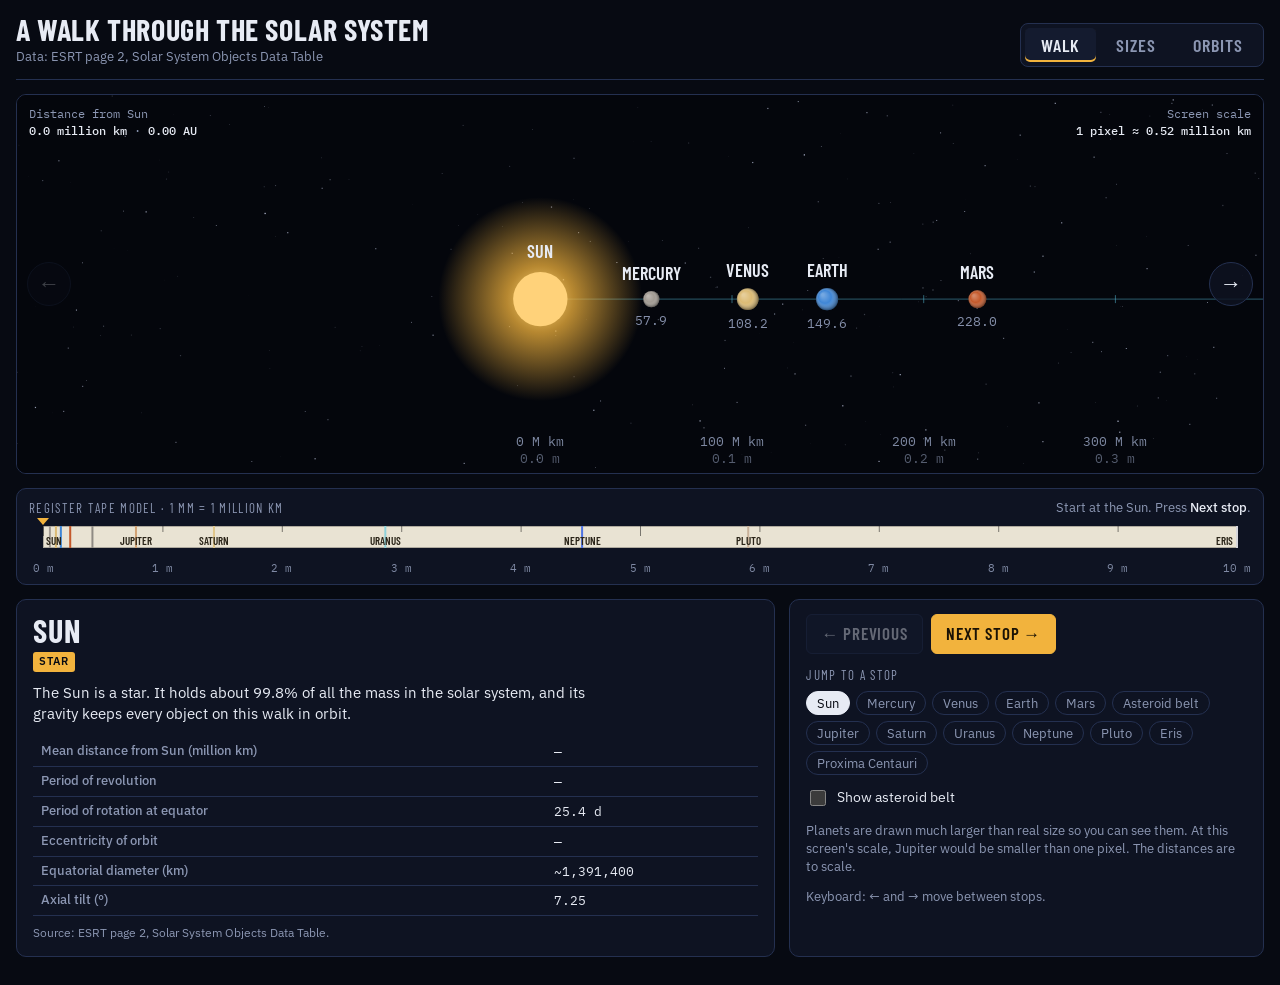
<file: solar-system-walk/index.html>
<!DOCTYPE html>
<html lang="en">
<head>
<base target="_top">
<meta charset="utf-8">
<title>Solar System Walk</title>
<meta name="claude:viewport-fit-sides" content="cover">
<link rel="preconnect" href="https://fonts.googleapis.com">
<link rel="preconnect" href="https://fonts.gstatic.com" crossorigin>
<link rel="stylesheet" href="https://fonts.googleapis.com/css2?family=Barlow+Condensed:wght@500;600;700&family=IBM+Plex+Mono:wght@400;500&family=IBM+Plex+Sans:wght@400;500;600&display=swap">
<style>
/* Layout: mission-console — tabbed views, one wide canvas "window", data readouts below. Single dark theme by choice (space). */
:root{
  color-scheme: dark;
  --bg:#070a12;
  --panel:#0e1322;
  --panel-2:#141b2f;
  --line:#243050;
  --fg:#e7ebf4;
  --muted:#8c97b3;
  --sun:#f2b33d;
  --track:#5cc4e0;
  --belt:#a39a8a;
  --font-display:"Barlow Condensed","Arial Narrow",Arial,sans-serif;
  --font-body:"IBM Plex Sans",system-ui,-apple-system,"Segoe UI",Roboto,sans-serif;
  --font-mono:"IBM Plex Mono",ui-monospace,Menlo,Consolas,monospace;
}
*{box-sizing:border-box}
[hidden]{display:none!important}
html,body{background:var(--bg);color:var(--fg)}
body{font-family:var(--font-body);font-size:15px;line-height:1.45;margin:0}
.wrap{max-width:1680px;margin:0 auto;padding-block:14px 28px;padding-left:max(16px,env(safe-area-inset-left,0px));padding-right:max(16px,env(safe-area-inset-right,0px));display:flex;flex-direction:column;gap:14px}
header.top{display:flex;flex-wrap:wrap;align-items:flex-end;justify-content:space-between;gap:12px 24px;border-bottom:1px solid var(--line);padding-bottom:12px}
.brand h1{font-family:var(--font-display);font-weight:700;font-size:30px;letter-spacing:.02em;text-transform:uppercase;margin:0;line-height:1}
.brand p{margin:4px 0 0;color:var(--muted);font-size:13px}
nav.tabs{display:flex;gap:4px;background:var(--panel);border:1px solid var(--line);border-radius:8px;padding:4px}
nav.tabs button{font-family:var(--font-display);font-size:18px;font-weight:600;letter-spacing:.06em;text-transform:uppercase;color:var(--muted);background:transparent;border:0;border-radius:5px;padding:6px 16px;cursor:pointer}
nav.tabs button[aria-selected="true"]{background:var(--panel-2);color:var(--fg);box-shadow:inset 0 -2px 0 var(--sun)}
nav.tabs button:hover{color:var(--fg)}
button:focus-visible,input:focus-visible,select:focus-visible{outline:2px solid var(--track);outline-offset:2px}
.stage{position:relative;border:1px solid var(--line);border-radius:10px;overflow:hidden;background:#04060c}
.stage canvas{display:block;width:100%}
#walkCanvas{height:clamp(220px,42vh,520px);touch-action:pan-y}
#sizeCanvas{height:clamp(260px,48vh,600px)}
#orbitCanvas{height:clamp(320px,66vh,860px)}
.hud{position:absolute;top:10px;left:12px;right:12px;display:flex;justify-content:space-between;gap:12px;pointer-events:none;font-family:var(--font-mono);font-size:12px;color:var(--muted)}
.hud b{color:var(--fg);font-weight:500}
.hud .r{text-align:right}
.tapebox{border:1px solid var(--line);border-radius:10px;background:var(--panel);padding:10px 12px 8px}
.tapebox .cap{display:flex;flex-wrap:wrap;justify-content:space-between;gap:4px 16px;font-size:13px;color:var(--muted)}
.tapebox .cap b{color:var(--fg);font-weight:500}
#tapeCanvas{display:block;width:100%;height:58px}
.grid2{display:grid;grid-template-columns:minmax(0,1.6fr) minmax(0,1fr);gap:14px}
@media (max-width:820px){.grid2{grid-template-columns:minmax(0,1fr)}}
.card{background:var(--panel);border:1px solid var(--line);border-radius:10px;padding:14px 16px;min-width:0}
.card h2{font-family:var(--font-display);font-size:32px;font-weight:700;text-transform:uppercase;letter-spacing:.03em;margin:0;line-height:1;text-wrap:balance}
.kind{display:inline-block;margin-top:6px;font-size:11px;font-weight:600;letter-spacing:.08em;text-transform:uppercase;color:var(--bg);background:var(--muted);border-radius:3px;padding:2px 6px}
.kind.star{background:var(--sun)}
.kind.terr{background:#c98a5e}
.kind.jov{background:#d9b98a}
.kind.dwarf{background:#9aa6c2}
.fact{margin:10px 0 12px;max-width:65ch}
.tbl{overflow-x:auto}
table.data{border-collapse:collapse;width:100%;font-size:13px;font-variant-numeric:tabular-nums}
table.data th,table.data td{text-align:left;padding:5px 8px;border-bottom:1px solid var(--line);vertical-align:top}
table.data th{color:var(--muted);font-weight:500}
table.data td{font-family:var(--font-mono);font-size:12.5px}
table.data thead th{font-family:var(--font-display);font-size:14px;letter-spacing:.06em;text-transform:uppercase;color:var(--fg)}
table.data tr.sep th{padding-top:12px;font-family:var(--font-display);font-size:13px;letter-spacing:.08em;text-transform:uppercase;color:var(--track)}
.src{font-size:12px;color:var(--muted);margin:8px 0 0}
.controls{display:flex;flex-direction:column;gap:12px}
.row{display:flex;flex-wrap:wrap;gap:8px;align-items:center}
.btn{font-family:var(--font-display);font-size:17px;font-weight:600;letter-spacing:.05em;text-transform:uppercase;background:var(--panel-2);color:var(--fg);border:1px solid var(--line);border-radius:6px;padding:8px 14px;cursor:pointer}
.btn:hover{border-color:var(--muted)}
.btn.primary{background:var(--sun);color:#1a1205;border-color:var(--sun)}
.btn:disabled{opacity:.4;cursor:default}
.btn.sm{font-size:14px;padding:5px 10px}
.btn[aria-pressed="true"]{border-color:var(--track);color:var(--track)}
.stops{display:flex;flex-wrap:wrap;gap:6px}
.stops button{font-size:12.5px;font-family:var(--font-body);background:transparent;color:var(--muted);border:1px solid var(--line);border-radius:999px;padding:3px 10px;cursor:pointer}
.stops button.on{color:var(--bg);background:var(--fg);border-color:var(--fg)}
.stops button.done{color:var(--fg)}
label.chk{display:flex;gap:8px;align-items:center;font-size:14px;cursor:pointer}
label.chk input{width:16px;height:16px;accent-color:var(--track)}
.lbl{font-family:var(--font-display);font-size:13px;letter-spacing:.1em;text-transform:uppercase;color:var(--muted)}
.note{font-size:12.5px;color:var(--muted);margin:0}
.readout{font-family:var(--font-mono);font-size:13px}
.readout b{color:var(--sun);font-weight:500}
input[type=range]{width:100%;accent-color:var(--sun)}
.overlay{position:absolute;inset:0;display:flex;align-items:center;justify-content:center;padding:20px;background:radial-gradient(ellipse at center,rgba(4,6,12,.55),rgba(4,6,12,.92));text-align:center}
.overlay .big{font-family:var(--font-display);font-weight:700;font-size:clamp(28px,5vw,52px);letter-spacing:.02em;line-height:1}
.overlay p{max-width:56ch;margin:10px auto 0;color:var(--fg)}
.overlay .sub{color:var(--muted);font-size:13px}
.view[hidden]{display:none!important}
.view{display:flex;flex-direction:column;gap:14px}
.navArrow{position:absolute;top:50%;transform:translateY(-50%);width:44px;height:44px;border-radius:50%;border:1px solid var(--line);background:rgba(14,19,34,.82);color:var(--fg);font-size:22px;line-height:1;cursor:pointer;display:flex;align-items:center;justify-content:center;z-index:2}
.navArrow:hover{border-color:var(--sun);color:var(--sun)}
.navArrow:disabled{opacity:.25;cursor:default}
#walkPrevOv{left:10px}#walkNextOv{right:10px}
.ovPlay{position:absolute;right:12px;bottom:12px;z-index:2}
.overlay{overflow:auto}
@media (min-width:1500px){body{font-size:16px}.card h2{font-size:38px}.brand h1{font-size:36px}}
@media (max-width:520px){
  .hud{font-size:11px;top:8px;left:10px;right:10px}
  .hud .r{display:none}
  .overlay{padding:12px 56px}
  .overlay p{font-size:13px}
  .overlay .sub{display:none}
  .navArrow{width:38px;height:38px;font-size:19px;top:30%}
  #walkPrevOv{left:6px}#walkNextOv{right:6px}
  .tapebox .cap{font-size:12px}
}
@media (max-width:560px){.brand h1{font-size:24px}nav.tabs button{padding:6px 10px;font-size:16px}.card h2{font-size:26px}}
</style>

</head>
<body>
<div class="wrap">
  <header class="top">
    <div class="brand">
      <h1>A Walk Through the Solar System</h1>
      <p>Data: ESRT page 2, Solar System Objects Data Table</p>
    </div>
    <nav class="tabs" role="tablist" aria-label="Views">
      <button role="tab" id="tab-walk" aria-selected="true" data-view="walk">Walk</button>
      <button role="tab" id="tab-sizes" aria-selected="false" data-view="sizes">Sizes</button>
      <button role="tab" id="tab-orbits" aria-selected="false" data-view="orbits">Orbits</button>
    </nav>
  </header>

  <!-- WALK -->
  <section class="view" id="view-walk">
    <div class="stage">
      <canvas id="walkCanvas" aria-label="Distance walk outward from the Sun"></canvas>
      <div class="hud">
        <div>Distance from Sun<br><b id="odoKm">0.0 million km</b> · <b id="odoAu">0.00 AU</b></div>
        <div class="r" id="walkScale"></div>
      </div>
      <button class="navArrow" id="walkPrevOv" aria-label="Previous stop">&larr;</button>
      <button class="navArrow" id="walkNextOv" aria-label="Next stop">&rarr;</button>
      <div class="overlay" id="proxOverlay" hidden>
        <div>
          <div class="lbl" style="color:var(--sun)">Next stop: the nearest star</div>
          <div class="big">Proxima Centauri</div>
          <p>About <b>38,000,000,000,000 km</b> from the Sun (4.2 light years). That is about 6,400 times farther than Pluto.</p>
          <p id="proxScreen"></p>
          <p class="sub">The screen fades here because there is nothing to see: no planets, just empty space the whole way.</p>
        </div>
      </div>
    </div>

    <div class="tapebox">
      <div class="cap"><span class="lbl">Register tape model · 1 mm = 1 million km</span><span id="gapText"></span></div>
      <canvas id="tapeCanvas" aria-label="Register tape model showing all stops from 0 to 10 meters"></canvas>
    </div>

    <div class="grid2">
      <div class="card" id="infoCard" aria-live="polite"></div>
      <div class="card controls">
        <div class="row">
          <button class="btn" id="prevBtn">&larr; Previous</button>
          <button class="btn primary" id="nextBtn">Next stop &rarr;</button>
        </div>
        <div>
          <div class="lbl" style="margin-bottom:6px">Jump to a stop</div>
          <div class="stops" id="stopList"></div>
        </div>
        <label class="chk"><input type="checkbox" id="beltChk"> Show asteroid belt</label>
        <p class="note">Planets are drawn much larger than real size so you can see them. At this screen's scale, Jupiter would be smaller than one pixel. The distances are to scale.</p>
        <p class="note">Keyboard: &larr; and &rarr; move between stops.</p>
      </div>
    </div>
  </section>

  <!-- SIZES -->
  <section class="view" id="view-sizes" hidden>
    <div class="stage">
      <canvas id="sizeCanvas" aria-label="Planets drawn side by side at the same scale"></canvas>
      <div class="hud"><div>Sizes to scale · click a planet</div><div class="r" id="sizeScale"></div></div>
    </div>
    <div class="grid2">
      <div class="card">
        <div class="lbl">Selected</div>
        <div id="sizeReadout" class="readout" style="margin-top:6px"></div>
      </div>
      <div class="card controls">
        <label class="chk"><input type="checkbox" id="tiltChk"> Show axial tilt</label>
        <label class="chk"><input type="checkbox" id="dwarfChk"> Include dwarf planets (Ceres, Pluto, Eris)</label>
        <p class="note">The Sun is so large that only its edge fits on the screen. Distances between planets are <b>not</b> to scale in this view.</p>
      </div>
    </div>
  </section>

  <!-- ORBITS -->
  <section class="view" id="view-orbits" hidden>
    <div class="stage">
      <canvas id="orbitCanvas" aria-label="Top-down view of planets orbiting the Sun"></canvas>
      <button class="btn sm ovPlay" id="playOv">Pause</button>
      <div class="hud">
        <div>Simulated date<br><b id="simDate"></b></div>
        <div class="r">Time passed<br><b id="simElapsed"></b></div>
      </div>
    </div>
    <div class="grid2">
      <div class="card controls">
        <div class="row">
          <button class="btn primary" id="playBtn">Pause</button>
          <button class="btn" id="todayBtn">Reset to today</button>
        </div>
        <div>
          <div class="lbl">Speed: <span id="speedLbl" class="readout"></span></div>
          <input type="range" id="speed" min="0" max="100" step="0.5" value="30" aria-label="Simulation speed">
        </div>
        <div>
          <div class="lbl" style="margin-bottom:6px">Zoom</div>
          <div class="row">
            <button class="btn sm" data-zoom="inner" aria-pressed="true">Inner</button>
            <button class="btn sm" data-zoom="outer" aria-pressed="false">Outer</button>
            <button class="btn sm" data-zoom="dwarf" aria-pressed="false">Dwarf planets</button>
          </div>
        </div>
      </div>
      <div class="card controls">
        <label class="chk"><input type="checkbox" id="labelChk" checked> Show labels</label>
        <label class="chk"><input type="checkbox" id="orbitBeltChk"> Show asteroid belt</label>
        <p class="note">Orbit sizes and shapes use the ESRT distances and eccentricities. Each orbit is an ellipse with the Sun at one focus. Dots are enlarged. Starting positions are approximate for today's date.</p>
      </div>
    </div>
  </section>
</div>

<script>
(function(){
"use strict";
var reduceMotion = window.matchMedia && window.matchMedia('(prefers-reduced-motion: reduce)').matches;
var C_LIGHT = 299792.458; // km/s
var AU = 149.6;           // million km (Earth's ESRT distance)

// ===== ESRT page 2 data (Solar System Objects Data Table) =====
var B = {
  sun:{name:'Sun',kind:'Star',k:'star',dist:0,distTxt:'—',rev:'—',rot:'25.4 d',ecc:'—',diam:1391400,diamTxt:'~1,391,400',tilt:7.25,color:'#f6b73c',
    fact:'The Sun is a star. It holds about 99.8% of all the mass in the solar system, and its gravity keeps every object on this walk in orbit.'},
  mercury:{name:'Mercury',kind:'Terrestrial planet',k:'terr',dist:57.9,rev:'88.0 d',rot:'58.7 d',ecc:0.206,diam:4879,tilt:0.03,color:'#a29b93',P:87.969,L0:252.25,w:77.46,
    fact:'Closest planet to the Sun and the smallest planet. With almost no atmosphere to hold heat, its night side drops far below freezing.'},
  venus:{name:'Venus',kind:'Terrestrial planet',k:'terr',dist:108.2,rev:'224.7 d',rot:'243.7 d',ecc:0.007,diam:12104,tilt:177.36,color:'#dcbb74',P:224.70,L0:181.98,w:131.53,
    fact:'The hottest planet: a thick carbon dioxide atmosphere traps heat. It rotates so slowly that one rotation takes longer than one revolution, and its 177° tilt means it spins backward.'},
  earth:{name:'Earth',kind:'Terrestrial planet',k:'terr',dist:149.6,rev:'365.26 d',rot:'23 h 56 min',ecc:0.017,diam:12756,tilt:23.44,color:'#3f86d6',P:365.256,L0:100.46,w:102.94,
    fact:'Our home. Earth\'s distance from the Sun defines 1 astronomical unit (AU). The Moon orbits Earth only 0.384 million km away, too close to separate at this scale.'},
  moon:{name:'Earth\'s Moon',kind:'Moon',k:'dwarf',dist:149.6,distTxt:'149.6 (0.384 from Earth)',rev:'27.3 d',rot:'27.3 d',ecc:0.055,diam:3475,tilt:6.68,color:'#b8b8b8'},
  mars:{name:'Mars',kind:'Terrestrial planet',k:'terr',dist:228.0,rev:'1.9 y',rot:'24 h 37 min',ecc:0.094,diam:6792,tilt:25.19,color:'#c4592b',P:686.98,L0:355.43,w:336.04,
    fact:'The last of the four rocky inner planets. Mars has Olympus Mons, the largest volcano in the solar system, and two tiny moons.'},
  ceres:{name:'Ceres',kind:'Dwarf planet',k:'dwarf',dist:414.0,rev:'4.6 y',rot:'9 h 5 min',ecc:0.079,diam:939,diamTxt:'~939',tilt:4.00,color:'#8f8b84',P:1681.6,L0:160,w:153.9,
    fact:'Ceres is the largest object in the asteroid belt and is classified as a dwarf planet. Pallas, a large asteroid, has the same mean distance but a much more eccentric orbit.'},
  pallas:{name:'Pallas',kind:'Asteroid',k:'dwarf',dist:414.0,rev:'4.6 y',rot:'7 h 49 min',ecc:0.231,diam:513,diamTxt:'~513',tilt:84.00,color:'#7f8a96'},
  jupiter:{name:'Jupiter',kind:'Jovian planet (gas giant)',k:'jov',dist:778.5,rev:'11.9 y',rot:'9 h 54 min',ecc:0.049,diam:142976,tilt:3.13,color:'#d2a173',P:4332.59,L0:34.40,w:14.73,
    fact:'The largest planet, with more than twice the mass of all the other planets combined. It has the shortest day of any planet. The Great Red Spot is a storm wider than Earth.'},
  saturn:{name:'Saturn',kind:'Jovian planet (gas giant)',k:'jov',dist:1432.0,rev:'29.4 y',rot:'10 h 39 min',ecc:0.054,diam:120536,tilt:26.73,color:'#e0c68a',P:10759.2,L0:49.94,w:92.43,
    fact:'Its rings are made mostly of chunks of ice, from dust-sized to house-sized. Saturn is the least dense planet, less dense than water.'},
  uranus:{name:'Uranus',kind:'Jovian planet (ice giant)',k:'jov',dist:2867.0,rev:'84.0 y',rot:'17 h 15 min',ecc:0.047,diam:51118,tilt:97.77,color:'#8fd3dc',P:30688.5,L0:313.23,w:170.96,
    fact:'Tilted 97.77°, Uranus rolls around the Sun on its side. William Herschel identified it as a planet in 1781.'},
  neptune:{name:'Neptune',kind:'Jovian planet (ice giant)',k:'jov',dist:4515.0,rev:'164.8 y',rot:'16 h 6 min',ecc:0.009,diam:49528,tilt:28.32,color:'#4f73e3',P:60182,L0:304.88,w:44.97,
    fact:'The farthest planet from the Sun. Neptune has the fastest winds measured in the solar system, over 2,000 km per hour.'},
  pluto:{name:'Pluto',kind:'Dwarf planet',k:'dwarf',dist:5906.4,rev:'248.0 y',rot:'6.4 d',ecc:0.244,diam:2376,tilt:119.51,color:'#c9b29b',P:90560,L0:238.93,w:224.07,
    fact:'Reclassified as a dwarf planet in 2006. Its eccentric orbit (0.244) sometimes brings it closer to the Sun than Neptune.'},
  eris:{name:'Eris',kind:'Dwarf planet',k:'dwarf',dist:10000,distTxt:'~10,000.0',rev:'~557.6 y',rot:'1.1 d',ecc:0.436,diam:2400,tilt:78.30,tiltTxt:'~78.30',color:'#d6d6dc',P:203670,L0:24,w:187.5,
    fact:'A dwarf planet about the same size as Pluto. Its discovery in 2005 led astronomers to write the first official definition of a planet. It has the most eccentric orbit on ESRT page 2.'}
};
Object.keys(B).forEach(function(k){B[k].id=k;});

var STOPS = [
  {id:'sun',objs:['sun']},{id:'mercury',objs:['mercury']},{id:'venus',objs:['venus']},
  {id:'earth',objs:['earth','moon']},{id:'mars',objs:['mars']},{id:'ceres',objs:['ceres','pallas'],label:'Asteroid belt'},
  {id:'jupiter',objs:['jupiter']},{id:'saturn',objs:['saturn']},{id:'uranus',objs:['uranus']},
  {id:'neptune',objs:['neptune']},{id:'pluto',objs:['pluto']},{id:'eris',objs:['eris']},
  {id:'proxima',objs:[],label:'Proxima Centauri'}
];
var PROX_DIST = 38e6; // million km
var BELT_IN = 314, BELT_OUT = 509; // million km, approx 2.1–3.4 AU

// ===== helpers =====
function fmt(n,d){return n.toLocaleString('en-US',{minimumFractionDigits:d,maximumFractionDigits:d});}
function distTxt(b){return b.distTxt || fmt(b.dist,1);}
function diamTxt(b){return b.diamTxt || fmt(b.diam,0);}
function tiltTxt(b){return b.tiltTxt || fmt(b.tilt,2);}
function eccTxt(b){return typeof b.ecc==='number'?b.ecc.toFixed(3):b.ecc;}
function lightTime(mkm){
  var s = mkm*1e6/C_LIGHT;
  if(s<3600) return fmt(s/60,1)+' min';
  return fmt(Math.floor(s/3600),0)+' h '+Math.round((s%3600)/60)+' min';
}
function clamp(v,a,b){return Math.max(a,Math.min(b,v));}
function ease(t){return t<.5?4*t*t*t:1-Math.pow(-2*t+2,3)/2;}
function setupCanvas(cv){
  var dpr = window.devicePixelRatio||1, r = cv.getBoundingClientRect();
  var w = Math.max(1,Math.round(r.width)), h = Math.max(1,Math.round(r.height));
  if(cv.width!==Math.round(w*dpr)||cv.height!==Math.round(h*dpr)){cv.width=Math.round(w*dpr);cv.height=Math.round(h*dpr);}
  var ctx = cv.getContext('2d'); ctx.setTransform(dpr,0,0,dpr,0,0);
  return {ctx:ctx,w:w,h:h};
}
function uiScale(w){return clamp(w/1100,0.62,1.3);}
function F(px,u,weight,fam){return (weight?weight+' ':'')+Math.round(px*u*10)/10+'px '+(fam==='mono'?'"IBM Plex Mono",monospace':'"Barlow Condensed","Arial Narrow",sans-serif');}
function hexA(hex,a){var n=parseInt(hex.slice(1),16);return 'rgba('+(n>>16&255)+','+(n>>8&255)+','+(n&255)+','+a+')';}

// Shaded sphere with optional bands / rings
function drawBody(ctx,b,x,y,r,opts){
  opts=opts||{};
  var tilt = (opts.tilt!=null?opts.tilt:0)*Math.PI/180;
  var ringed = b.id==='saturn';
  if(ringed){ ctx.save(); ctx.translate(x,y); ctx.rotate(tilt); ringArc(ctx,r,Math.PI,2*Math.PI); ctx.restore(); }
  ctx.save();
  ctx.beginPath(); ctx.arc(x,y,r,0,Math.PI*2); ctx.fillStyle=b.color; ctx.fill();
  if(r>6 && (b.id==='jupiter'||b.id==='saturn')){
    ctx.clip(); ctx.translate(x,y); ctx.rotate(tilt);
    var bands = b.id==='jupiter'?[-.55,-.3,-.05,.22,.48]:[-.4,-.1,.25];
    bands.forEach(function(o,i){ctx.fillStyle=i%2?'rgba(120,70,40,.28)':'rgba(255,240,220,.18)';ctx.fillRect(-r,o*r,2*r,r*.13);});
    if(b.id==='jupiter'&&r>14){ctx.beginPath();ctx.ellipse(r*.3,r*.3,r*.16,r*.09,0,0,Math.PI*2);ctx.fillStyle='rgba(170,60,40,.65)';ctx.fill();}
  }
  ctx.restore();
  // shading
  var g = ctx.createRadialGradient(x-r*.4,y-r*.4,r*.1,x,y,r*1.05);
  g.addColorStop(0,'rgba(255,255,255,.28)'); g.addColorStop(.5,'rgba(255,255,255,0)'); g.addColorStop(1,'rgba(0,0,0,.55)');
  ctx.beginPath(); ctx.arc(x,y,r,0,Math.PI*2); ctx.fillStyle=g; ctx.fill();
  if(ringed){ ctx.save(); ctx.translate(x,y); ctx.rotate(tilt); ringArc(ctx,r,0,Math.PI); ctx.restore(); }
  if(opts.axis){
    ctx.save(); ctx.translate(x,y); ctx.rotate(tilt);
    var L = Math.max(r*1.6, r+12);
    ctx.setLineDash([4,3]); ctx.strokeStyle='rgba(231,235,244,.85)'; ctx.lineWidth=1.2;
    ctx.beginPath(); ctx.moveTo(0,-L); ctx.lineTo(0,L); ctx.stroke(); ctx.setLineDash([]);
    ctx.beginPath(); ctx.arc(0,-L,2,0,Math.PI*2); ctx.fillStyle='#e7ebf4'; ctx.fill();
    ctx.restore();
  }
}
function ringArc(ctx,r,a0,a1){
  ctx.beginPath(); ctx.ellipse(0,0,r*2.25,r*.42,0,a0,a1);
  ctx.strokeStyle='rgba(226,206,150,.85)'; ctx.lineWidth=Math.max(1,r*.18); ctx.stroke();
  ctx.beginPath(); ctx.ellipse(0,0,r*1.7,r*.3,0,a0,a1);
  ctx.strokeStyle='rgba(200,180,130,.6)'; ctx.lineWidth=Math.max(1,r*.12); ctx.stroke();
}

// ===== Stars (shared) =====
var STARS = []; (function(){var s=7;function rnd(){s=(s*16807)%2147483647;return s/2147483647;}for(var i=0;i<260;i++)STARS.push({x:rnd(),y:rnd(),r:rnd()*1.1+.2,a:rnd()*.6+.2});})();
function drawStars(ctx,w,h,shift){
  STARS.forEach(function(s){var x=((s.x*w - shift)%w+w)%w;ctx.fillStyle='rgba(220,228,255,'+s.a+')';ctx.fillRect(x,s.y*h,s.r,s.r);});
}

// ===== VIEW SWITCHING =====
var views = {walk:document.getElementById('view-walk'),sizes:document.getElementById('view-sizes'),orbits:document.getElementById('view-orbits')};
var current = 'walk';
function show(v){
  if(!views[v]) v='walk';
  current = v;
  Object.keys(views).forEach(function(k){views[k].hidden = (k!==v);});
  document.querySelectorAll('nav.tabs button').forEach(function(bt){bt.setAttribute('aria-selected',bt.dataset.view===v?'true':'false');});
  requestDraw();
}
document.querySelectorAll('nav.tabs button').forEach(function(bt){bt.addEventListener('click',function(){show(bt.dataset.view);try{history.replaceState(null,'','#'+bt.dataset.view);}catch(e){}});});

// ===== WALK =====
var wc = document.getElementById('walkCanvas'), tc = document.getElementById('tapeCanvas');
var walk = {i:0, cam:0, from:0, to:0, t0:0, dur:0, moving:false, visited:{0:true}};
var beltPts = []; (function(){var s=11;function rnd(){s=(s*16807)%2147483647;return s/2147483647;}for(var i=0;i<700;i++)beltPts.push({d:BELT_IN+rnd()*(BELT_OUT-BELT_IN),y:(rnd()-.5),a:rnd()*.5+.25,o:rnd()*Math.PI*2});})();

function stopDist(i){var s=STOPS[i];return s.id==='proxima'?B.eris.dist+2600:B[s.objs[0]].dist;}
function ppm(w){return Math.max(w,1000)/650;} // pixels per million km

function goTo(i){
  i = clamp(i,0,STOPS.length-1);
  if(i===walk.i && !walk.moving) return;
  var w = wc.getBoundingClientRect().width||900;
  walk.from = walk.cam; walk.to = stopDist(i);
  var px = Math.abs(walk.to-walk.from)*ppm(w);
  walk.dur = reduceMotion?150:clamp(700+px/1.9,800,5000);
  walk.t0 = performance.now(); walk.moving = true; walk.i = i; walk.visited[i]=true;
  document.getElementById('proxOverlay').hidden = true;
  renderInfo(); renderStops(); requestDraw();
}
document.getElementById('nextBtn').addEventListener('click',function(){goTo(walk.i+1);});
document.getElementById('prevBtn').addEventListener('click',function(){goTo(walk.i-1);});
document.getElementById('walkNextOv').addEventListener('click',function(){goTo(walk.i+1);});
document.getElementById('walkPrevOv').addEventListener('click',function(){goTo(walk.i-1);});
// swipe left/right on the walk screen
(function(){var sx=null,sy=0;
  wc.addEventListener('pointerdown',function(e){sx=e.clientX;sy=e.clientY;});
  wc.addEventListener('pointerup',function(e){if(sx===null)return;var dx=e.clientX-sx,dy=e.clientY-sy;sx=null;
    if(Math.abs(dx)>45&&Math.abs(dx)>Math.abs(dy)*1.3){goTo(walk.i+(dx<0?1:-1));}});
  wc.addEventListener('pointercancel',function(){sx=null;});
})();
document.getElementById('beltChk').addEventListener('change',requestDraw);
document.addEventListener('keydown',function(e){
  if(current==='walk'){ if(e.key==='ArrowRight'){goTo(walk.i+1);e.preventDefault();} if(e.key==='ArrowLeft'){goTo(walk.i-1);e.preventDefault();} }
  if(current==='orbits' && e.key===' ' && e.target===document.body){togglePlay();e.preventDefault();}
});

function renderStops(){
  var el = document.getElementById('stopList'); el.innerHTML='';
  STOPS.forEach(function(s,i){
    var b = document.createElement('button');
    b.textContent = s.label || B[s.id].name;
    if(i===walk.i) b.className='on'; else if(walk.visited[i]) b.className='done';
    b.addEventListener('click',function(){goTo(i);});
    el.appendChild(b);
  });
  document.getElementById('prevBtn').disabled = walk.i===0;
  document.getElementById('nextBtn').disabled = walk.i===STOPS.length-1;
  document.getElementById('walkPrevOv').disabled = walk.i===0;
  document.getElementById('walkNextOv').disabled = walk.i===STOPS.length-1;
}

function renderInfo(){
  var s = STOPS[walk.i], el = document.getElementById('infoCard');
  if(s.id==='proxima'){
    el.innerHTML = '<h2>Proxima Centauri</h2><span class="kind star">Nearest star to the Sun</span>'+
      '<p class="fact">Proxima Centauri is not on ESRT page 2. It is about 4.2 light years away. Light from the Sun takes 4.2 <i>years</i> to get there, compared with 8.3 <i>minutes</i> to reach Earth.</p>'+
      '<div class="tbl"><table class="data"><tbody>'+
      '<tr><th>Distance from Sun</th><td>about 38,000,000,000,000 km</td></tr>'+
      '<tr><th>Light travel time</th><td>about 4.2 years</td></tr>'+
      '<tr><th>Voyager probe speed</th><td>about 83,000 km per hour</td></tr>'+
      '</tbody></table></div><p class="src">Use Part E of your lab to find the model distance and Voyager travel time.</p>';
    return;
  }
  var objs = s.objs.map(function(k){return B[k];}), main = objs[0];
  var kcls = main.k==='star'?'star':main.k;
  var h = '<h2>'+(s.label||main.name)+'</h2><span class="kind '+kcls+'">'+(s.label?'Ceres: dwarf planet · Pallas: asteroid':main.kind)+'</span>';
  h += '<p class="fact">'+main.fact+'</p>';
  h += '<div class="tbl"><table class="data">';
  if(objs.length>1){h+='<thead><tr><th></th>'+objs.map(function(o){return '<th>'+o.name+'</th>';}).join('')+'</tr></thead>';}
  h += '<tbody>';
  function row(label,fn){h+='<tr><th>'+label+'</th>'+objs.map(function(o){return '<td>'+fn(o)+'</td>';}).join('')+'</tr>';}
  row('Mean distance from Sun (million km)',distTxt);
  row('Period of revolution',function(o){return o.rev;});
  row('Period of rotation at equator',function(o){return o.rot;});
  row('Eccentricity of orbit',eccTxt);
  row('Equatorial diameter (km)',diamTxt);
  row('Axial tilt (°)',tiltTxt);
  if(main.dist>0){
    h+='<tr class="sep"><th colspan="'+(objs.length+1)+'">Calculated from the ESRT</th></tr>';
    var d = main.dist;
    h+='<tr><th>Distance in AU (Earth = 1)</th><td colspan="'+objs.length+'">'+fmt(d/AU,2)+' AU</td></tr>';
    h+='<tr><th>Model distance (1 mm = 1 million km)</th><td colspan="'+objs.length+'">'+fmt(d,1)+' mm = '+fmt(d/1000,2)+' m</td></tr>';
    h+='<tr><th>Sunlight travel time</th><td colspan="'+objs.length+'">'+lightTime(d)+'</td></tr>';
  }
  h += '</tbody></table></div><p class="src">Source: ESRT page 2, Solar System Objects Data Table.</p>';
  el.innerHTML = h;
}

function drawWalk(now){
  var S = setupCanvas(wc), ctx=S.ctx, w=S.w, h=S.h;
  if(walk.moving){
    var t = clamp((now-walk.t0)/walk.dur,0,1);
    walk.cam = walk.from + (walk.to-walk.from)*ease(t);
    if(t>=1){walk.moving=false; walk.cam=walk.to; if(STOPS[walk.i].id==='proxima') showProx();}
  }
  var k = ppm(w), fx = w*(w<520?0.36:0.42), cy = h*0.54, u = uiScale(w);
  function X(d){return fx+(d-walk.cam)*k;}
  ctx.fillStyle='#04060c'; ctx.fillRect(0,0,w,h);
  drawStars(ctx,w,h,walk.cam*k*0.04);
  var fade = 0;
  if(STOPS[walk.i].id==='proxima' || walk.cam>B.eris.dist+50){fade = clamp((walk.cam-B.eris.dist)/2600,0,1);}

  // track
  ctx.strokeStyle=hexA('#5cc4e0',.45); ctx.lineWidth=1; ctx.beginPath(); ctx.moveTo(Math.max(0,X(0)),cy); ctx.lineTo(w,cy); ctx.stroke();
  var steps=[50,100,250,500,1000,2000], step=steps[0];
  for(var si=0;si<steps.length;si++){if(steps[si]*k>=78*u+10){step=steps[si];break;} step=steps[si];}
  var d0 = Math.max(0,Math.floor((walk.cam-fx/k)/step)*step), d1 = walk.cam+(w-fx)/k;
  ctx.font=F(11,Math.max(u,.9),'','mono'); ctx.textAlign='center';
  for(var d=d0; d<=d1; d+=step){
    var x=X(d); if(x<-40) continue;
    ctx.strokeStyle=hexA('#5cc4e0',.5); ctx.beginPath(); ctx.moveTo(x,cy-4); ctx.lineTo(x,cy+4); ctx.stroke();
    ctx.fillStyle='rgba(140,151,179,.9)'; ctx.fillText(fmt(d,0)+' M km',x,h-12-13*Math.max(u,.9));
    ctx.fillStyle='rgba(140,151,179,.6)'; ctx.fillText(fmt(d/1000,step%1000===0?0:(step%100===0?1:2))+' m',x,h-10);
  }

  // asteroid belt
  if(document.getElementById('beltChk').checked){
    beltPts.forEach(function(p){var x=X(p.d); if(x<-2||x>w+2) return; ctx.fillStyle='rgba(163,154,138,'+p.a+')'; ctx.fillRect(x,cy+p.y*h*0.42,1.4*Math.max(u,1),1.4*Math.max(u,1));});
    var bx0=X(BELT_IN), bx1=X(BELT_OUT);
    if(bx1>0&&bx0<w){ctx.fillStyle='rgba(163,154,138,.9)';ctx.font=F(13,Math.max(u,.9),600);ctx.fillText('ASTEROID BELT',(bx0+bx1)/2,cy-h*0.26);}
  }

  // Labels are placed in two lanes (above / below the track) so they never overlap.
  var lanes={up:[],down:[]};
  function free(lane,a,b){return lanes[lane].every(function(iv){return b<iv[0]-4||a>iv[1]+4;});}
  function take(lane,a,b){lanes[lane].push([a,b]);}
  // Sun
  var sx = X(0), glow=90*u, core=Math.max(12,24*u);
  if(sx>-glow-40){
    var g=ctx.createRadialGradient(sx,cy,4,sx,cy,glow); g.addColorStop(0,'rgba(255,214,120,1)'); g.addColorStop(.3,'rgba(242,179,61,.75)'); g.addColorStop(1,'rgba(242,179,61,0)');
    ctx.fillStyle=g; ctx.beginPath(); ctx.arc(sx,cy,glow,0,Math.PI*2); ctx.fill();
    ctx.fillStyle='#ffd27a'; ctx.beginPath(); ctx.arc(sx,cy,core,0,Math.PI*2); ctx.fill();
    ctx.fillStyle='#e7ebf4'; ctx.font=F(16,u,600); ctx.textAlign='center';
    var sw=ctx.measureText('SUN').width; ctx.fillText('SUN',sx,cy-core-12*u); take('up',sx-sw/2,sx+sw/2);
  }
  // bodies: the current stop is labeled first so it always gets a label
  var order=['mercury','venus','earth','mars','ceres','jupiter','saturn','uranus','neptune','pluto','eris'];
  var cur=STOPS[walk.i].objs;
  order.sort(function(a,b){return (cur.indexOf(b)>=0)-(cur.indexOf(a)>=0);});
  var drawn=[];
  order.forEach(function(id){
    var b=B[id], x=X(b.dist); if(x<-60||x>w+60) return;
    var r = Math.max(3, clamp(3+1.9*Math.sqrt(b.diam/1000),4,30)*u);
    drawn.push([b,x,r]);
  });
  drawn.slice().sort(function(a,b2){return a[1]-b2[1];}).forEach(function(d){drawBody(ctx,d[0],d[1],cy,d[2],{tilt:d[0].id==='saturn'?d[0].tilt:0});});
  drawn.forEach(function(d){
    var b=d[0], x=d[1], r=d[2], id=b.id, ring=id==='saturn'?r*.6:0;
    var isCur = cur.indexOf(id)>=0 && !walk.moving;
    var name=b.name.toUpperCase(), dt=distTxt(b);
    ctx.font=F(16,u,600); var nw=ctx.measureText(name).width;
    ctx.font=F(11,Math.max(u,.9),'','mono'); var dw=ctx.measureText(dt).width;
    ctx.textAlign='center';
    if(free('up',x-nw/2,x+nw/2)){
      take('up',x-nw/2,x+nw/2);
      ctx.fillStyle=isCur?'#f2b33d':'#e7ebf4'; ctx.font=F(16,u,600); ctx.fillText(name,x,cy-r-ring-10*u);
      if(free('down',x-dw/2,x+dw/2)){take('down',x-dw/2,x+dw/2);ctx.fillStyle='rgba(140,151,179,.95)';ctx.font=F(11,Math.max(u,.9),'','mono');ctx.fillText(dt,x,cy+r+ring+16*u);}
    } else if(free('down',x-nw/2,x+nw/2)){
      take('down',x-nw/2,x+nw/2);
      ctx.fillStyle=isCur?'#f2b33d':'#e7ebf4'; ctx.font=F(16,u,600); ctx.fillText(name,x,cy+r+ring+20*u);
    }
  });
  if(fade>0){ctx.fillStyle='rgba(4,6,12,'+(fade*0.85)+')';ctx.fillRect(0,0,w,h);}

  // HUD
  var cam = walk.cam;
  if(STOPS[walk.i].id==='proxima' && !walk.moving){
    document.getElementById('odoKm').textContent='38,000,000 million km'; document.getElementById('odoAu').textContent='~268,000 AU';
  } else {
    document.getElementById('odoKm').textContent=fmt(cam,1)+' million km'; document.getElementById('odoAu').textContent=fmt(cam/AU,2)+' AU';
  }
  document.getElementById('walkScale').innerHTML='Screen scale<br><b>1 pixel ≈ '+fmt(1/k,2)+' million km</b>';
  drawTape();
  return walk.moving;
}
function showProx(){
  var w = wc.getBoundingClientRect().width||900, k=ppm(w);
  var px = PROX_DIST*k, km = px*0.0002646/1000; // CSS px ≈ 0.2646 mm
  document.getElementById('proxScreen').textContent = 'At the scale of the screen above, Proxima Centauri would be about '+fmt(Math.round(km),0)+' km off to the right of the Sun.';
  document.getElementById('proxOverlay').hidden = false;
}

function drawTape(){
  var S = setupCanvas(tc), ctx=S.ctx, w=S.w, h=S.h;
  ctx.clearRect(0,0,w,h);
  var pad=14, L=pad, R=w-pad, max=10000; function X(d){return L+(R-L)*clamp(d,0,max)/max;}
  ctx.fillStyle='#e9e3d3'; ctx.fillRect(L,8,R-L,22); // register tape
  ctx.strokeStyle='rgba(0,0,0,.25)'; ctx.strokeRect(L+.5,8.5,R-L-1,21);
  // meter ticks
  ctx.font='10.5px "IBM Plex Mono",monospace'; ctx.textAlign='center';
  for(var m=0;m<=10;m++){var x=X(m*1000);ctx.fillStyle='rgba(30,30,30,.55)';ctx.fillRect(x,8,1,m%5?6:10);ctx.fillStyle='rgba(140,151,179,.9)';ctx.fillText(m+' m',x,h-4);}
  if(document.getElementById('beltChk').checked){ctx.fillStyle='rgba(120,110,95,.45)';ctx.fillRect(X(BELT_IN),8,Math.max(2,X(BELT_OUT)-X(BELT_IN)),22);}
  // gap highlight
  var i=walk.i;
  if(i>0 && STOPS[i].id!=='proxima'){
    var a=stopDist(i-1), b=stopDist(i);
    ctx.fillStyle='rgba(242,179,61,.55)'; ctx.fillRect(X(a),16,Math.max(2,X(b)-X(a)),6);
  }
  // stop marks
  STOPS.forEach(function(s,j){ if(s.id==='proxima'||s.id==='sun') return; var b=B[s.objs[0]],x=X(b.dist);
    ctx.fillStyle=b.color; ctx.fillRect(x-1,8,2,22);
    if(b.dist>700 && R-L>640){ctx.fillStyle='#2a2418';ctx.font='600 11px "Barlow Condensed",sans-serif';ctx.textAlign=x>R-30?'right':'center';ctx.fillText(b.name.toUpperCase(),x>R-30?x-4:x,27);ctx.textAlign='center';}
  });
  if(R-L>640){ctx.fillStyle='#2a2418';ctx.font='600 11px "Barlow Condensed",sans-serif';ctx.textAlign='left';ctx.fillText('SUN',X(0)+3,27);}
  ctx.textAlign='center';
  // you-are-here
  var cx = X(Math.min(walk.cam,max));
  ctx.fillStyle='#f2b33d'; ctx.beginPath(); ctx.moveTo(cx,7); ctx.lineTo(cx-6,0); ctx.lineTo(cx+6,0); ctx.closePath(); ctx.fill();
  // gap text
  var gt = document.getElementById('gapText');
  if(i===0) gt.innerHTML='Start at the Sun. Press <b>Next stop</b>.';
  else if(STOPS[i].id==='proxima') gt.innerHTML='Proxima Centauri would be <b>far</b> off the end of this tape.';
  else { var p=STOPS[i-1], from=p.label||B[p.id].name, to=STOPS[i].label||B[STOPS[i].id].name, g=stopDist(i)-stopDist(i-1);
    gt.innerHTML='Gap from '+from+' to '+to+': <b>'+fmt(g,1)+' million km</b> = '+fmt(g,1)+' mm on the tape'; }
}

// ===== SIZES =====
var sc = document.getElementById('sizeCanvas'), sizeSel='earth', sizeHits=[];
document.getElementById('tiltChk').addEventListener('change',requestDraw);
document.getElementById('dwarfChk').addEventListener('change',requestDraw);
sc.addEventListener('click',function(e){
  var r=sc.getBoundingClientRect(), x=e.clientX-r.left, y=e.clientY-r.top, best=null, bd=1e9;
  sizeHits.forEach(function(hh){var d=Math.hypot(x-hh.x,y-hh.y)-hh.r; if(d<bd){bd=d;best=hh;}});
  if(best && bd<28){sizeSel=best.id; requestDraw();}
  else if(sizeHits.vertical ? y<sizeHits.sunEdge : x<sizeHits.sunEdge){sizeSel='sun';requestDraw();}
});
function drawSizes(){
  var cw = sc.getBoundingClientRect().width;
  var vertical = cw < 640 || (window.innerHeight > window.innerWidth*1.15 && cw < 1000);
  var ids=['mercury','venus','earth','mars','jupiter','saturn','uranus','neptune'];
  if(document.getElementById('dwarfChk').checked) ids=ids.concat(['ceres','pluto','eris']);
  var showTilt=document.getElementById('tiltChk').checked;
  if(vertical){
    // Phone layout: Sun edge on top, planets stacked down the screen, labels to the right.
    var W0=cw, sv=Math.min(W0*0.32,240)/B.jupiter.diam, top=56, sunBand=34, gapV=14;
    var footV=function(id){var r=B[id].diam/2*sv; return Math.max(id==='saturn'?r*2.9:r*2+(showTilt?r*1.2:0),40);};
    var Hneed=Math.round(top+sunBand+gapV+ids.reduce(function(a,id){return a+footV(id)+gapV;},0)+16);
    if(sc.style.height!==Hneed+'px') sc.style.height=Hneed+'px';
  } else if(sc.style.height){ sc.style.height=''; }
  var S=setupCanvas(sc), ctx=S.ctx, w=S.w, h=S.h, u=uiScale(w);
  ctx.fillStyle='#04060c'; ctx.fillRect(0,0,w,h); drawStars(ctx,w,h,0);
  sizeHits=[]; sizeHits.sunEdge=-1; sizeHits.vertical=vertical;
  if(vertical){
    var s=sv, colX=w*0.34, R=B.sun.diam/2*s, scy=top+sunBand-R;
    ctx.save(); ctx.beginPath(); ctx.rect(0,44,w,h); ctx.clip();
    ctx.fillStyle='#f2b33d'; ctx.beginPath(); ctx.arc(w/2,scy,R,0,Math.PI*2); ctx.fill(); ctx.restore();
    ctx.fillStyle='#1a1205'; ctx.font=F(15,1,700); ctx.textAlign='center'; ctx.fillText('SUN (EDGE)',w/2,top+sunBand-12);
    sizeHits.sunEdge=top+sunBand;
    var y=top+sunBand+gapV;
    ids.forEach(function(id){
      var b=B[id], f=footV(id), r=b.diam/2*s, py=y+f/2, sel=sizeSel===id;
      drawBody(ctx,b,colX,py,Math.max(r,1.5),{tilt:showTilt||id==='saturn'?b.tilt:0,axis:showTilt});
      sizeHits.push({id:id,x:colX,y:py,r:Math.max(r,14)});
      var lx=Math.max(colX+(id==='saturn'?r*2.3:Math.max(r,4))+12, w*0.56);
      ctx.textAlign='left'; ctx.fillStyle=sel?'#f2b33d':'#e7ebf4'; ctx.font=F(16,1,600); ctx.fillText(b.name.toUpperCase(),lx,py-3);
      ctx.fillStyle='rgba(140,151,179,.95)'; ctx.font=F(11,1,'','mono'); ctx.fillText(diamTxt(b)+' km'+(showTilt?' · '+tiltTxt(b)+'°':''),lx,py+12);
      if(sel){ctx.strokeStyle='#f2b33d';ctx.lineWidth=1.5;ctx.beginPath();ctx.arc(colX,py,Math.max(r,4)+5,0,Math.PI*2);ctx.stroke();}
      y+=f+gapV;
    });
  } else {
  var sunVis = Math.max(36,w*0.06), gap = Math.max(6,w*0.012), minF = clamp(w*0.05,40,70);
  var raw = function(id){return B[id].diam*(id==='saturn'?2.3:1);};
  var s = (h*0.52)/B.jupiter.diam, avail = w-sunVis-gap*(ids.length+2)-28;
  for(var it=0;it<6;it++){ // fit with a minimum footprint so small planets keep room for labels
    var fixed=0, scal=0; ids.forEach(function(id){ if(raw(id)*s<minF) fixed+=minF; else scal+=raw(id); });
    s = Math.min((h*0.52)/B.jupiter.diam, scal>0?(avail-fixed)/scal:s);
  }
  var foot = function(id){return Math.max(raw(id)*s,minF);};
  var cy = h*0.47, jR = B.jupiter.diam/2*s;
  var R = B.sun.diam/2*s, scx = sunVis - R;
  var g=ctx.createRadialGradient(scx,cy,R*0.9,scx,cy,R*1.03); g.addColorStop(0,'#f6b73c'); g.addColorStop(1,'rgba(246,183,61,0)');
  ctx.fillStyle=g; ctx.beginPath(); ctx.arc(scx,cy,R*1.03,0,Math.PI*2); ctx.fill();
  ctx.fillStyle='#f2b33d'; ctx.beginPath(); ctx.arc(scx,cy,R,0,Math.PI*2); ctx.fill();
  ctx.save(); ctx.translate(sunVis*0.45,cy); ctx.rotate(-Math.PI/2); ctx.fillStyle='#1a1205'; ctx.font=F(15,u,700); ctx.textAlign='center'; ctx.fillText('SUN (EDGE)',0,5); ctx.restore();
  sizeHits.sunEdge=sunVis;
  var x = sunVis + gap*1.5, lastR=[-1e9,-1e9], lastT=[-1e9,-1e9];
  ids.forEach(function(id){
    var b=B[id], f=foot(id), r=b.diam/2*s, px=x+f/2;
    drawBody(ctx,b,px,cy,Math.max(r,1),{tilt:showTilt||id==='saturn'?b.tilt:0,axis:showTilt});
    sizeHits.push({id:id,x:px,y:cy,r:Math.max(r,6)});
    var sel = sizeSel===id;
    ctx.textAlign='center';
    var name=b.name.toUpperCase(), dtx=diamTxt(b)+' km';
    ctx.font=F(15,u,600); var nw=ctx.measureText(name).width;
    ctx.font=F(11,Math.max(u,.9),'','mono'); var tw=Math.max(ctx.measureText(dtx).width, nw)+8;
    var row = (px-tw/2 < lastR[0]) ? 1 : 0; lastR[row]=px+tw/2;
    var ly = cy + jR + 22*u + row*30*u;
    if(row){ctx.strokeStyle='rgba(140,151,179,.35)';ctx.lineWidth=1;ctx.beginPath();ctx.moveTo(px,cy+Math.max(r,3)+3);ctx.lineTo(px,ly-12*u);ctx.stroke();}
    ctx.fillStyle=sel?'#f2b33d':'#e7ebf4'; ctx.font=F(15,u,600); ctx.fillText(name,px,ly);
    ctx.fillStyle='rgba(140,151,179,.95)'; ctx.font=F(11,Math.max(u,.9),'','mono'); ctx.fillText(dtx,px,ly+14*u);
    if(showTilt){
      var tt=tiltTxt(b)+'°', ttw=ctx.measureText(tt).width+8, trow=(px-ttw/2<lastT[0])?1:0; lastT[trow]=px+ttw/2;
      ctx.fillStyle='#e7ebf4'; ctx.fillText(tt,px,cy - jR - 14*u - trow*16*u);
    }
    if(sel){ctx.strokeStyle='#f2b33d';ctx.lineWidth=1.5;ctx.beginPath();ctx.arc(px,cy,Math.max(r,4)+5,0,Math.PI*2);ctx.stroke();}
    x += f + gap;
  });
  }
  document.getElementById('sizeScale').innerHTML='Screen scale<br><b>1 pixel ≈ '+fmt(1/s,0)+' km</b>';
  var b=B[sizeSel];
  document.getElementById('sizeReadout').innerHTML =
    '<div style="font-family:var(--font-display);font-size:26px;font-weight:700;text-transform:uppercase;color:var(--fg)">'+b.name+'</div>'+
    '<div>Equatorial diameter: <b>'+diamTxt(b)+' km</b></div>'+
    '<div>Model diameter (1 mm = 1,000 km): <b>'+fmt(b.diam/1000,1)+' mm</b></div>'+
    '<div>Compared with Earth: <b>'+fmt(b.diam/B.earth.diam,2)+'×</b> Earth\'s diameter</div>'+
    '<div>Axial tilt: <b>'+tiltTxt(b)+'°</b></div>';
  return false;
}

// ===== ORBITS =====
var oc = document.getElementById('orbitCanvas');
var J2000 = Date.UTC(2000,0,1,12,0,0);
var nowDays = function(){return (Date.now()-J2000)/864e5;};
var orb = {t:nowDays(), start:nowDays(), playing:!reduceMotion, scale:null, target:'inner', last:0};
var ZOOM = {inner:{R:262,v:30},outer:{R:4950,v:71},dwarf:{R:14700,v:91}};
var ORB_IDS=['mercury','venus','earth','mars','ceres','jupiter','saturn','uranus','neptune','pluto','eris'];
var oBelt=[]; (function(){var s=23;function rnd(){s=(s*16807)%2147483647;return s/2147483647;}for(var i=0;i<650;i++){var a=BELT_IN+rnd()*(BELT_OUT-BELT_IN);oBelt.push({a:a,ph:rnd()*Math.PI*2,P:365.256*Math.pow(a/AU,1.5),s:rnd()*.5+.3});}})();
function kepler(b,t){
  var e=b.ecc, a=b.dist, M=((b.L0-b.w)*Math.PI/180)+2*Math.PI*t/b.P, E=M+e*Math.sin(M);
  for(var i=0;i<8;i++){E-=(E-e*Math.sin(E)-M)/(1-e*Math.cos(E));}
  var x=a*(Math.cos(E)-e), y=a*Math.sqrt(1-e*e)*Math.sin(E), w=b.w*Math.PI/180;
  return {x:x*Math.cos(w)-y*Math.sin(w), y:x*Math.sin(w)+y*Math.cos(w)};
}
var PATHS={}; ORB_IDS.forEach(function(id){var b=B[id],pts=[],e=b.ecc,a=b.dist,w=b.w*Math.PI/180;for(var i=0;i<=200;i++){var E=i/200*Math.PI*2,x=a*(Math.cos(E)-e),y=a*Math.sqrt(1-e*e)*Math.sin(E);pts.push([x*Math.cos(w)-y*Math.sin(w),x*Math.sin(w)+y*Math.cos(w)]);}PATHS[id]=pts;});

var speedEl=document.getElementById('speed');
function dps(){return Math.pow(10,speedEl.value/100*5);} // 1 to 100,000 days per second
function speedLabel(){var d=dps();document.getElementById('speedLbl').textContent='1 second = '+(d<730?fmt(d,d<10?1:0)+' days':fmt(d/365.25,d<3650?1:0)+' years');}
speedEl.addEventListener('input',speedLabel);
function syncPlay(){var t=orb.playing?'Pause':'Play';document.getElementById('playBtn').textContent=t;document.getElementById('playOv').textContent=t;}
function togglePlay(){orb.playing=!orb.playing;syncPlay();orb.last=0;requestDraw();}
document.getElementById('playOv').addEventListener('click',togglePlay);
document.getElementById('playBtn').addEventListener('click',togglePlay);
document.getElementById('todayBtn').addEventListener('click',function(){orb.t=nowDays();orb.start=orb.t;requestDraw();});
document.getElementById('labelChk').addEventListener('change',requestDraw);
document.getElementById('orbitBeltChk').addEventListener('change',requestDraw);
document.querySelectorAll('[data-zoom]').forEach(function(bt){bt.addEventListener('click',function(){
  orb.target=bt.dataset.zoom; speedEl.value=ZOOM[orb.target].v; speedLabel();
  document.querySelectorAll('[data-zoom]').forEach(function(o){o.setAttribute('aria-pressed',o===bt?'true':'false');});
  requestDraw();
});});
syncPlay();
speedLabel();

function drawOrbits(now){
  var S=setupCanvas(oc), ctx=S.ctx, w=S.w, h=S.h, cx=w/2, cy=h/2;
  var tgt = Math.min(w,h)/2*0.92/ZOOM[orb.target].R;
  if(orb.scale===null||reduceMotion) orb.scale=tgt;
  var zooming = Math.abs(Math.log(orb.scale/tgt))>0.002;
  if(zooming){orb.scale=Math.exp(Math.log(orb.scale)+(Math.log(tgt)-Math.log(orb.scale))*0.12);} else orb.scale=tgt;
  var k=orb.scale, u=uiScale(w);
  if(orb.playing){ if(orb.last) orb.t += dps()*Math.min(0.1,(now-orb.last)/1000); orb.last=now; } else orb.last=0;
  ctx.fillStyle='#04060c'; ctx.fillRect(0,0,w,h); drawStars(ctx,w,h,0);
  function P(x,y){return [cx+x*k, cy-y*k];}
  // belt
  if(document.getElementById('orbitBeltChk').checked){
    oBelt.forEach(function(p){var ang=p.ph+2*Math.PI*orb.t/p.P,q=P(p.a*Math.cos(ang),p.a*Math.sin(ang));ctx.fillStyle='rgba(163,154,138,'+p.s+')';ctx.fillRect(q[0],q[1],1.3,1.3);});
  }
  // orbits
  ORB_IDS.forEach(function(id){
    var b=B[id], dwarf=b.k==='dwarf';
    if(b.dist*k<3) return;
    ctx.beginPath(); PATHS[id].forEach(function(p,i){var q=P(p[0],p[1]); if(i)ctx.lineTo(q[0],q[1]); else ctx.moveTo(q[0],q[1]);});
    ctx.strokeStyle=dwarf?'rgba(154,166,194,.35)':hexA(b.color,.45); ctx.lineWidth=1; ctx.setLineDash(dwarf?[3,4]:[]); ctx.stroke(); ctx.setLineDash([]);
  });
  // sun
  var sr=18*Math.max(u,.8), sg=ctx.createRadialGradient(cx,cy,1,cx,cy,sr); sg.addColorStop(0,'#ffe2a0'); sg.addColorStop(.4,'rgba(242,179,61,.8)'); sg.addColorStop(1,'rgba(242,179,61,0)');
  ctx.fillStyle=sg; ctx.beginPath(); ctx.arc(cx,cy,sr,0,Math.PI*2); ctx.fill();
  // planets
  var labels=document.getElementById('labelChk').checked;
  ORB_IDS.forEach(function(id){
    var b=B[id]; if(b.dist*k<3) return;
    var p=kepler(b,orb.t), q=P(p.x,p.y);
    var r = (b.k==='jov'?5.5:(b.k==='terr'?4:3))*Math.max(u,.85);
    drawBody(ctx,b,q[0],q[1],r,{});
    if(labels && b.dist*k>22){ctx.fillStyle=b.k==='dwarf'?'rgba(170,180,205,.9)':'#e7ebf4';ctx.font=F(14,Math.max(u,.9),600);var nm=b.name.toUpperCase(),lw=ctx.measureText(nm).width,flip=q[0]+r+4+lw>w-6;ctx.textAlign=flip?'right':'left';ctx.fillText(nm,flip?q[0]-r-4:q[0]+r+4,q[1]-r-2);}
  });
  // scale bar
  var bars=[1,5,10,20,50], au=1; for(var i=0;i<bars.length;i++){au=bars[i]; if(bars[i]*AU*k>=60) break;}
  var bl=au*AU*k, bx=16, by=h-18;
  ctx.strokeStyle='#e7ebf4'; ctx.lineWidth=1.5; ctx.beginPath(); ctx.moveTo(bx,by); ctx.lineTo(bx+bl,by); ctx.moveTo(bx,by-4); ctx.lineTo(bx,by+4); ctx.moveTo(bx+bl,by-4); ctx.lineTo(bx+bl,by+4); ctx.stroke();
  ctx.fillStyle='#e7ebf4'; ctx.font=F(11,Math.max(u,.9),'','mono'); ctx.textAlign='left'; ctx.fillText(au+' AU = '+fmt(au*AU,1)+' million km',bx,by-8);
  // HUD
  var dt=new Date(J2000+orb.t*864e5);
  document.getElementById('simDate').textContent=dt.toLocaleDateString('en-US',{month:'short',day:'numeric',year:'numeric',timeZone:'UTC'});
  var el=orb.t-orb.start;
  document.getElementById('simElapsed').textContent=(Math.abs(el)<730?fmt(el,0)+' days':fmt(el/365.25,1)+' Earth years');
  return orb.playing||zooming;
}

// ===== render loop =====
var raf=0;
function frame(now){
  raf=0; var again=false;
  if(current==='walk') again=drawWalk(now);
  else if(current==='sizes') again=drawSizes(now);
  else again=drawOrbits(now);
  if(again) raf=requestAnimationFrame(frame);
}
function requestDraw(){ if(!raf) raf=requestAnimationFrame(frame); }
window.addEventListener('resize',requestDraw);
if(window.ResizeObserver){new ResizeObserver(requestDraw).observe(document.querySelector('.wrap'));}
if(document.fonts&&document.fonts.ready){document.fonts.ready.then(requestDraw);}

renderInfo(); renderStops();
var start=(location.hash||'').replace('#','');
show(views[start]?start:'walk');
})();
</script>

</body>
</html>
</file>
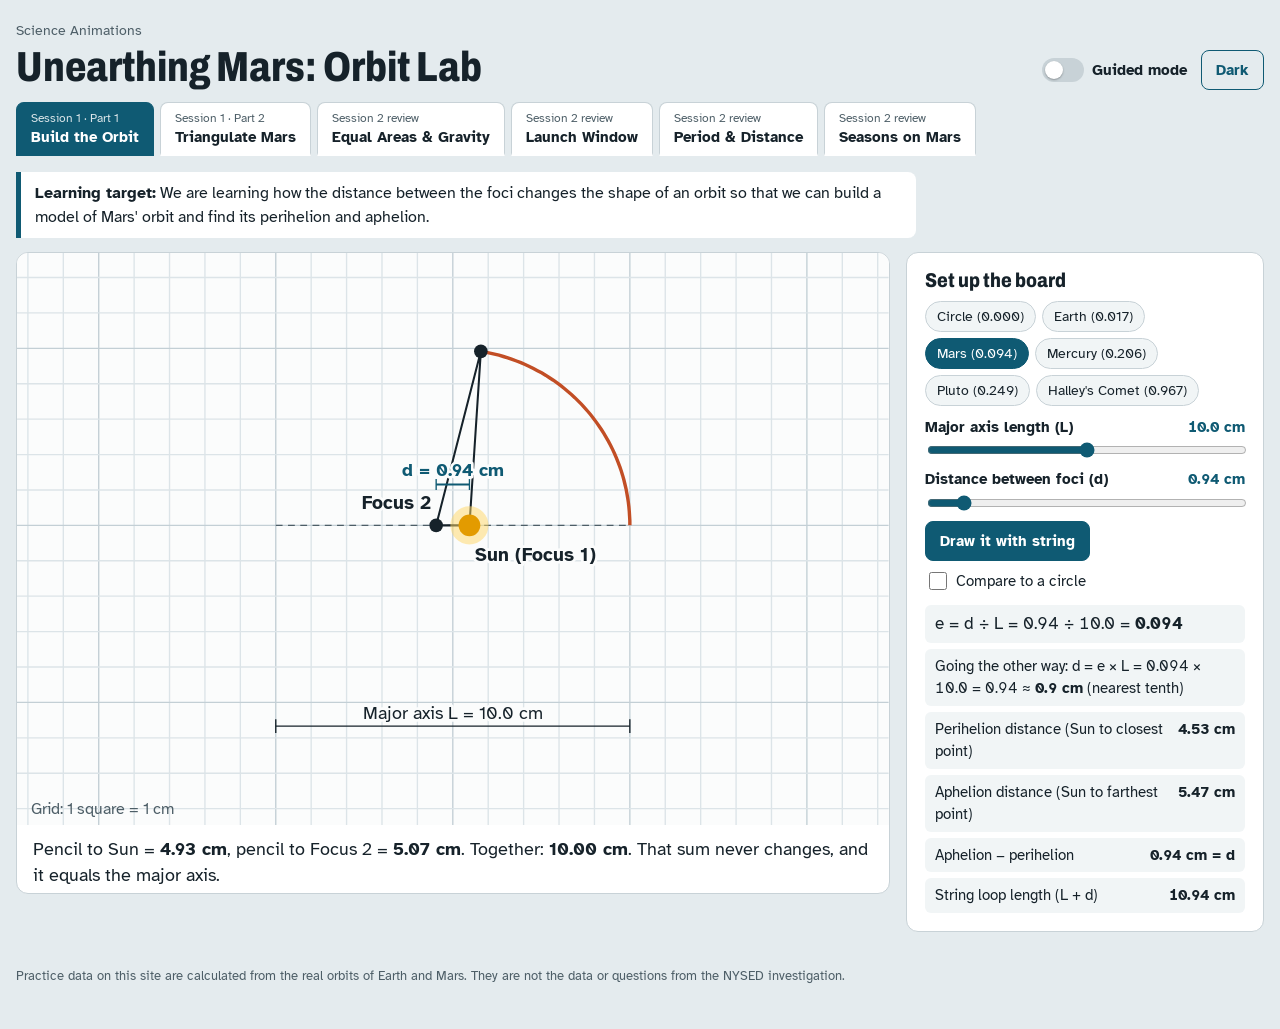
<file: unearthing-mars/index.html>
<!DOCTYPE html>
<html lang="en">
<head>
<meta charset="utf-8">
<meta name="viewport" content="width=device-width, initial-scale=1">
<title>Unearthing Mars: Orbit Lab</title>
<meta name="description" content="Interactive models for Kepler's triangulation of Mars, eccentricity, Kepler's laws, launch windows, and seasons on Mars.">
<link rel="preconnect" href="https://fonts.googleapis.com">
<link rel="preconnect" href="https://fonts.gstatic.com" crossorigin>
<link href="https://fonts.googleapis.com/css2?family=Archivo:wdth,wght@62..125,400..800&family=Atkinson+Hyperlegible:wght@400;700&display=swap" rel="stylesheet">
<link rel="stylesheet" href="style.css">
<script>
  try { var t = localStorage.getItem('um-theme'); if (t) document.documentElement.setAttribute('data-theme', t); } catch (e) {}
</script>
</head>
<body>
<header class="wrap top">
  <div class="titles">
    <a class="home" href="../">Science Animations</a>
    <h1>Unearthing Mars: Orbit Lab</h1>
  </div>
  <div class="toggles">
    <label class="switch"><input type="checkbox" id="guidedToggle"><span class="track"><span class="knob"></span></span><span>Guided mode</span></label>
    <button class="btn ghost" id="themeToggle" type="button" aria-label="Switch light or dark theme">Dark</button>
  </div>
</header>

<nav class="wrap tabs" role="tablist" aria-label="Lab sections">
  <button role="tab" data-tab="ellipse"><small>Session 1 · Part 1</small>Build the Orbit</button>
  <button role="tab" data-tab="triangulate"><small>Session 1 · Part 2</small>Triangulate Mars</button>
  <button role="tab" data-tab="kepler2"><small>Session 2 review</small>Equal Areas &amp; Gravity</button>
  <button role="tab" data-tab="launch"><small>Session 2 review</small>Launch Window</button>
  <button role="tab" data-tab="period"><small>Session 2 review</small>Period &amp; Distance</button>
  <button role="tab" data-tab="seasons"><small>Session 2 review</small>Seasons on Mars</button>
</nav>

<main class="wrap">

<!-- ============ TAB 1: ELLIPSE ============ -->
<section class="panel" id="tab-ellipse" role="tabpanel" hidden>
  <p class="target"><b>Learning target:</b> We are learning how the distance between the foci changes the shape of an orbit so that we can build a model of Mars' orbit and find its perihelion and aphelion.</p>
  <div class="layout">
    <div class="card stage">
      <svg id="ellSvg" viewBox="0 0 640 420" role="img" aria-label="Pins and string ellipse model"></svg>
      <p class="caption" id="ellCaption">Two pins mark the foci. The Sun sits at one focus. Press <b>Draw it with string</b> to trace the orbit.</p>
    </div>
    <aside class="card side">
      <h3>Set up the board</h3>
      <div class="presets" id="ellPresets"></div>
      <label class="slider">Major axis length (L) <output id="ellLOut"></output>
        <input type="range" id="ellL" min="6" max="14" step="0.1" value="10"></label>
      <label class="slider">Distance between foci (d) <output id="ellDOut"></output>
        <input type="range" id="ellD" min="0" max="13" step="0.1" value="0.9"></label>
      <div class="btnrow">
        <button class="btn" id="ellDraw" type="button">Draw it with string</button>
        <label class="check"><input type="checkbox" id="ellCircle"> Compare to a circle</label>
      </div>
      <div class="readouts" id="ellRead"></div>
      <div class="guide">
        <h4>Key words</h4>
        <dl class="terms">
          <dt>Focus (foci)</dt><dd>One of two fixed points inside an ellipse. The Sun is at one focus.</dd>
          <dt>Major axis</dt><dd>The longest line across the ellipse. It passes through both foci.</dd>
          <dt>Eccentricity</dt><dd>How stretched out an ellipse is. 0 is a circle. Close to 1 is very flat.</dd>
          <dt>Perihelion</dt><dd>The point in the orbit closest to the Sun.</dd>
          <dt>Aphelion</dt><dd>The point in the orbit farthest from the Sun.</dd>
        </dl>
        <h4>Solving for d, step by step</h4>
        <ol class="steps">
          <li>Start with the formula: e = d ÷ L</li>
          <li>Multiply both sides by L: e × L = d</li>
          <li>Plug in your numbers and multiply.</li>
          <li>Round to the nearest tenth.</li>
        </ol>
      </div>
    </aside>
  </div>
</section>

<!-- ============ TAB 2: TRIANGULATE ============ -->
<section class="panel" id="tab-triangulate" role="tabpanel" hidden>
  <p class="target"><b>Learning target:</b> We are learning how Kepler used two sightings of Mars from Earth to locate Mars in its orbit so that we can plot Mars' orbit and calculate its eccentricity.</p>
  <div class="layout">
    <div class="card stage">
      <div class="stagebar">
        <div class="seg" role="group" aria-label="Mode">
          <button type="button" data-mode="watch" class="on">Watch it</button>
          <button type="button" data-mode="try">Your turn</button>
        </div>
        <span class="stepno" id="triStepNo"></span>
      </div>
      <svg id="triSvg" viewBox="0 0 640 640" role="img" aria-label="Triangulation worksheet with Earth's orbit, the Sun, and plotted Mars positions"></svg>
      <p class="caption" id="triCaption"></p>
      <div class="controls">
        <button class="btn ghost" id="triBack" type="button">Back</button>
        <button class="btn" id="triNext" type="button">Next step</button>
        <button class="btn ghost" id="triShow" type="button" hidden>Show me</button>
        <span class="feedback" id="triFeedback" aria-live="polite"></span>
      </div>
    </div>
    <aside class="card side">
      <h3>Data table</h3>
      <p class="small">Two sightings for each Mars position, 687 days apart. Pick a position to plot it.</p>
      <div class="tablewrap"><table class="data" id="triTable"></table></div>
      <div class="btnrow">
        <button class="btn ghost" id="triNew" type="button">New data set</button>
        <button class="btn ghost" id="triClear" type="button">Clear plots</button>
      </div>
      <div class="btnrow">
        <button class="btn" id="triFit" type="button" disabled>Draw the orbit</button>
        <label class="check"><input type="checkbox" id="triReal"> Show Mars' real orbit</label>
      </div>
      <label class="check"><input type="checkbox" id="triLines" checked> Keep sight lines on the board</label>
      <div class="readouts" id="triResults"></div>
      <div class="calc">
        <h4>Percent error check</h4>
        <div class="calcrow">
          <label>Your e <input type="number" id="peMeasured" step="0.001" inputmode="decimal" placeholder="0.000"></label>
          <label>Accepted e <input type="number" id="peAccepted" step="0.001" value="0.094" inputmode="decimal"></label>
        </div>
        <p class="calcout" id="peOut">Percent error = |your value − accepted| ÷ accepted × 100</p>
      </div>
      <div class="guide">
        <h4>Two different protractor setups</h4>
        <ol class="steps">
          <li><b>Earth's position (heliocentric):</b> protractor centered on the <b>Sun</b>. 0° on Reference Line 1. Count counterclockwise.</li>
          <li><b>Line of sight to Mars (geocentric):</b> protractor centered on <b>Earth's dot</b>. 0° parallel to the grid lines. Count counterclockwise.</li>
          <li>Do both dates. Where the two sight lines cross is Mars.</li>
        </ol>
        <p class="small">In Guided mode, Your turn shows the angle under your pointer.</p>
      </div>
    </aside>
  </div>
</section>

<!-- ============ TAB 3: EQUAL AREAS ============ -->
<section class="panel" id="tab-kepler2" role="tabpanel" hidden>
  <p class="target"><b>Learning target:</b> We are learning how Mars' speed and the Sun's pull change around its orbit so that we can explain Kepler's second law using evidence.</p>
  <div class="layout">
    <div class="card stage">
      <svg id="k2Svg" viewBox="0 0 640 460" role="img" aria-label="Mars orbiting the Sun with equal-time slices"></svg>
      <p class="caption" id="k2Caption">Each slice is the area Mars sweeps out in the same amount of time. Watch how fast Mars moves near the Sun compared to far away.</p>
      <div class="controls">
        <button class="btn" id="k2Play" type="button">Pause</button>
        <button class="btn ghost" id="k2Gravity" type="button">Turn off gravity</button>
        <label class="check"><input type="checkbox" id="k2Slices" checked> Equal-time slices</label>
        <label class="check"><input type="checkbox" id="k2Arrows" checked> Arrows</label>
      </div>
    </div>
    <aside class="card side">
      <h3>Orbit shape</h3>
      <div class="presets" id="k2Presets">
        <button type="button" data-e="0.094" class="on">Mars' real orbit</button>
        <button type="button" data-e="0.5">Stretched (to see it better)</button>
      </div>
      <label class="slider">Eccentricity <output id="k2EOut"></output>
        <input type="range" id="k2E" min="0" max="0.7" step="0.001" value="0.094"></label>
      <div class="readouts" id="k2Read"></div>
      <div class="sky">
        <svg id="k2Sky" viewBox="0 0 220 110" role="img" aria-label="The Sun as seen from Mars"></svg>
        <p class="small" id="k2SkyText"></p>
      </div>
      <div class="tablewrap"><table class="data compact" id="k2Table"></table></div>
      <div class="guide">
        <h4>Say it with evidence</h4>
        <ul class="frames">
          <li>At perihelion Mars is ____ million km from the Sun, so gravity is ____ and Mars moves ____.</li>
          <li>Each slice takes the same time, so a short, wide slice means Mars is moving ____.</li>
          <li>Without gravity, Mars would move in a ____ line because of ____.</li>
        </ul>
      </div>
    </aside>
  </div>
</section>

<!-- ============ TAB 4: LAUNCH WINDOW ============ -->
<section class="panel" id="tab-launch" role="tabpanel" hidden>
  <p class="target"><b>Learning target:</b> We are learning why spacecraft to Mars follow a curved path and launch at certain times so that we can explain how Kepler's laws are used to plan missions.</p>
  <div class="layout">
    <div class="card stage">
      <svg id="lwSvg" viewBox="0 0 640 560" role="img" aria-label="Earth, Mars, and a spacecraft transfer path"></svg>
      <p class="caption" id="lwCaption"></p>
      <div class="controls">
        <button class="btn" id="lwLaunch" type="button">Launch</button>
        <button class="btn ghost" id="lwNext" type="button">Jump to next launch window</button>
        <label class="check"><input type="checkbox" id="lwStraight"> Show a straight shot</label>
      </div>
    </div>
    <aside class="card side">
      <h3>Pick a launch date</h3>
      <label class="slider">Launch date <output id="lwDateOut"></output>
        <input type="range" id="lwDate" min="0" max="2555" step="1" value="0"></label>
      <div class="status" id="lwStatus"></div>
      <div class="readouts" id="lwRead"></div>
      <div class="guide">
        <h4>Things to notice</h4>
        <ul class="frames">
          <li>The spacecraft leaves Earth already moving with Earth at about 30 km/s. It just needs a boost to swing out to Mars' orbit.</li>
          <li>The path is half of an ellipse with the Sun at one focus, so Kepler's laws set the travel time.</li>
          <li>You aim for where Mars <b>will be</b> when you arrive, not where it is now.</li>
        </ul>
      </div>
      <p class="small">Model uses circular orbits, so dates are close but not exact.</p>
    </aside>
  </div>
</section>

<!-- ============ TAB 5: PERIOD & DISTANCE ============ -->
<section class="panel" id="tab-period" role="tabpanel" hidden>
  <p class="target"><b>Learning target:</b> We are learning how an object's distance from what it orbits is related to its period and speed so that we can make claims using numerical evidence.</p>
  <div class="layout">
    <div class="card stage">
      <div class="stagebar">
        <div class="seg" role="group" aria-label="Graph type">
          <button type="button" data-view="curve" class="on">Period vs. distance</button>
          <button type="button" data-view="line">Period² vs. distance³</button>
        </div>
        <div class="seg" role="group" aria-label="Zoom">
          <button type="button" data-zoom="8" class="on">All planets</button>
          <button type="button" data-zoom="5">To Jupiter</button>
          <button type="button" data-zoom="4">Inner planets</button>
        </div>
      </div>
      <svg id="pdChart" viewBox="0 0 640 400" role="img" aria-label="Graph of orbital period against distance from the Sun"></svg>
      <p class="caption" id="pdCaption"></p>
      <details class="tableview"><summary>Show the data table</summary><div class="tablewrap"><table class="data compact" id="pdTable"></table></div></details>
    </div>
    <aside class="card side">
      <h3>Inner planets in motion</h3>
      <svg id="pdOrbits" viewBox="0 0 300 300" role="img" aria-label="Mercury, Venus, Earth, and Mars orbiting at their real relative speeds"></svg>
      <p class="small" id="pdYear"></p>
      <h3 class="mt">Satellites around Mars</h3>
      <svg id="pdSats" viewBox="0 0 300 300" role="img" aria-label="Phobos, Deimos, and your satellite orbiting Mars"></svg>
      <label class="slider">Your satellite's distance from Mars' center <output id="pdSatOut"></output>
        <input type="range" id="pdSatR" min="4000" max="30000" step="100" value="15000"></label>
      <div class="tablewrap"><table class="data compact" id="pdSatTable"></table></div>
      <div class="guide">
        <h4>Say it with evidence</h4>
        <ul class="frames">
          <li>Mars is ____ AU from the Sun and takes ____ years to orbit, while Earth is 1 AU and takes 1 year. So the farther a planet is, the ____ its period.</li>
          <li>Phobos is closer to Mars than Deimos, so gravity pulls it ____ and it moves ____ (____ km/s vs. ____ km/s).</li>
        </ul>
      </div>
    </aside>
  </div>
</section>

<!-- ============ TAB 6: SEASONS ============ -->
<section class="panel" id="tab-seasons" role="tabpanel" hidden>
  <p class="target"><b>Learning target:</b> We are learning how axis tilt causes seasons on Earth and Mars so that we can compare the pattern of daylight at the same latitude on both planets.</p>
  <div class="layout">
    <div class="card stage">
      <div class="charthead">
        <h3>Hours of daylight through one year</h3>
        <div class="legend" id="seLegend"></div>
      </div>
      <svg id="seChart" viewBox="0 0 640 360" role="img" aria-label="Daylight hours over a year on Earth and Mars"></svg>
      <p class="caption" id="seCaption"></p>
      <details class="tableview"><summary>Show the data table</summary><div class="tablewrap"><table class="data compact" id="seTable"></table></div></details>
    </div>
    <aside class="card side">
      <h3>Latitude</h3>
      <div class="presets" id="sePresets">
        <button type="button" data-lat="68" class="on">68°N</button>
        <button type="button" data-lat="43">43°N (Buffalo)</button>
        <button type="button" data-lat="0">Equator</button>
        <button type="button" data-lat="-68">68°S</button>
      </div>
      <label class="slider">Latitude <output id="seLatOut"></output>
        <input type="range" id="seLat" min="-89" max="89" step="1" value="68"></label>
      <svg id="seGlobes" viewBox="0 0 300 170" role="img" aria-label="Earth and Mars at northern summer solstice showing axis tilt"></svg>
      <p class="small">Both planets at the start of northern summer, with sunlight coming from the left. If your latitude line is all on the lit side, the Sun never sets.</p>
      <div class="readouts" id="seRead"></div>
      <div class="guide">
        <h4>Say it with evidence</h4>
        <ul class="frames">
          <li>Earth's axis is tilted ____° and Mars' axis is tilted ____°, which are almost the same.</li>
          <li>Because both are tilted, at 68°N both planets get ____ hours of daylight in summer and ____ in winter.</li>
          <li>One difference is that a Mars year is ____ Earth days, so each season lasts about ____ as long.</li>
        </ul>
      </div>
    </aside>
  </div>
</section>

</main>

<footer class="wrap foot">
  <p>Practice data on this site are calculated from the real orbits of Earth and Mars. They are not the data or questions from the NYSED investigation.</p>
</footer>

<div class="tip" id="tip" role="tooltip" hidden></div>

<script src="js/common.js"></script>
<script src="js/ellipse.js"></script>
<script src="js/triangulate.js"></script>
<script src="js/kepler2.js"></script>
<script src="js/launch.js"></script>
<script src="js/period.js"></script>
<script src="js/seasons.js"></script>
<script>App.start();</script>
</body>
</html>
</file>
<file: unearthing-mars/style.css>
:root{
  --bg:#E4EBEE; --surface:#FFFFFF; --surface-2:#F1F5F6; --ink:#16222A; --muted:#4D5E67; --line:#C8D2D7;
  --accent:#0F5A73; --accent-ink:#FFFFFF; --hi:#F2B300;
  --paper:#FBFCFC; --grid:#DCE4E8; --grid-2:#C3CFD5; --orbit:#5D6E78;
  --sun:#E39B00; --sun-glow:#FFD866; --earth:#2D6CB5; --mars:#C24E25;
  --good:#1E7A46; --warn:#9A5B00; --bad:#B3261E;
  --p1:#2D6CB5; --p2:#C24E25; --p3:#7A4FB5; --p4:#0E7C66; --p5:#B5367A; --p6:#7A6400;
  --slice-a:rgba(194,78,37,.16); --slice-b:rgba(45,108,181,.14); --slice-on:rgba(242,179,0,.42);
  --head:'Archivo','Arial Narrow',Arial,sans-serif; --body:'Atkinson Hyperlegible',Verdana,Arial,sans-serif;
  --side:clamp(290px,28vw,380px);
  color-scheme:light;
}
@media (prefers-color-scheme: dark){
  :root:not([data-theme="light"]){
    --bg:#0F171B;--surface:#172229;--surface-2:#1E2B33;--ink:#E3EBEE;--muted:#A0B1BA;--line:#2D3D46;--accent:#62B6D2;--accent-ink:#0B1A20;
    --paper:#111B20;--grid:#1F2D35;--grid-2:#2C3D47;--orbit:#8FA2AC;
    --sun:#F4B942;--sun-glow:#7A5A10;--earth:#5B97D4;--mars:#E26C45;
    --good:#52B67D;--warn:#E0A44A;--bad:#F07167;
    --p1:#5B97D4;--p2:#E26C45;--p3:#A884DE;--p4:#3DB39A;--p5:#E06AA8;--p6:#C9AE3A;
    --slice-a:rgba(226,108,69,.20);--slice-b:rgba(91,151,212,.18);--slice-on:rgba(244,185,66,.40);
    color-scheme:dark}
}
:root[data-theme="dark"]{
  --bg:#0F171B;--surface:#172229;--surface-2:#1E2B33;--ink:#E3EBEE;--muted:#A0B1BA;--line:#2D3D46;--accent:#62B6D2;--accent-ink:#0B1A20;
  --paper:#111B20;--grid:#1F2D35;--grid-2:#2C3D47;--orbit:#8FA2AC;
  --sun:#F4B942;--sun-glow:#7A5A10;--earth:#5B97D4;--mars:#E26C45;
  --good:#52B67D;--warn:#E0A44A;--bad:#F07167;
  --p1:#5B97D4;--p2:#E26C45;--p3:#A884DE;--p4:#3DB39A;--p5:#E06AA8;--p6:#C9AE3A;
  --slice-a:rgba(226,108,69,.20);--slice-b:rgba(91,151,212,.18);--slice-on:rgba(244,185,66,.40);
  color-scheme:dark}

*{box-sizing:border-box}
html,body{margin:0}
body{background:var(--bg);color:var(--ink);font:16px/1.5 var(--body);padding:0 max(16px,env(safe-area-inset-left,0px)) 0 max(16px,env(safe-area-inset-right,0px));overflow-x:hidden}
a{color:var(--accent)}
button,input{font:inherit;color:inherit}
:focus-visible{outline:3px solid var(--hi);outline-offset:2px}
.wrap{max-width:1280px;margin:0 auto}
h1,h2,h3,h4{font-family:var(--head);font-stretch:85%;line-height:1.1}
h3{margin:0 0 10px;font-size:20px;font-weight:800}
h3.mt{margin-top:22px}
h4{margin:16px 0 6px;font-size:16px;font-weight:800}
.small{font-size:14px;color:var(--muted);margin:6px 0}

/* header */
header.top{display:flex;flex-wrap:wrap;align-items:end;justify-content:space-between;gap:12px;padding:18px 0 12px}
.home{font-size:14px;text-decoration:none;color:var(--muted)}
.home:hover{color:var(--accent);text-decoration:underline}
h1{margin:2px 0 0;font-weight:800;font-stretch:80%;font-size:clamp(28px,3.4vw,42px)}
.toggles{display:flex;align-items:center;gap:14px}
.switch{display:inline-flex;align-items:center;gap:8px;cursor:pointer;font-weight:700;font-size:15px}
.switch input{position:absolute;opacity:0;width:1px;height:1px}
.switch .track{width:42px;height:24px;border-radius:12px;background:var(--line);position:relative;transition:background .2s}
.switch .knob{position:absolute;top:3px;left:3px;width:18px;height:18px;border-radius:50%;background:var(--surface);transition:left .2s;box-shadow:0 1px 2px rgba(0,0,0,.3)}
.switch input:checked + .track{background:var(--accent)}
.switch input:checked + .track .knob{left:21px}
.switch input:focus-visible + .track{outline:3px solid var(--hi);outline-offset:2px}

/* tabs */
.tabs{display:flex;gap:6px;overflow-x:auto;padding-bottom:2px;scrollbar-width:thin}
.tabs button{flex:0 0 auto;text-align:left;background:var(--surface);border:1px solid var(--line);border-bottom:3px solid transparent;border-radius:8px 8px 0 0;padding:8px 14px 7px;cursor:pointer;font-weight:700;font-size:15px;line-height:1.2}
.tabs button small{display:block;font-weight:400;font-size:12px;color:var(--muted);margin-bottom:2px}
.tabs button:hover{border-color:var(--accent)}
.tabs button[aria-selected="true"]{background:var(--accent);color:var(--accent-ink);border-color:var(--accent)}
.tabs button[aria-selected="true"] small{color:var(--accent-ink);opacity:.85}

main{min-width:0;padding-top:14px}
.target{margin:0 0 14px;padding:9px 14px;background:var(--surface);border-left:5px solid var(--accent);border-radius:0 8px 8px 0;max-width:90ch}
.layout{display:grid;grid-template-columns:minmax(0,1fr) var(--side);gap:16px;align-items:start}
@media (max-width:920px){.layout{grid-template-columns:minmax(0,1fr)}}
.card{background:var(--surface);border:1px solid var(--line);border-radius:12px;min-width:0}
.stage{overflow:hidden}
.stage svg{display:block;width:100%;height:auto;background:var(--paper);touch-action:manipulation}
.side{padding:16px 18px 18px}
.side svg{display:block;width:100%;height:auto;background:var(--paper);border:1px solid var(--line);border-radius:8px}
.stagebar{display:flex;flex-wrap:wrap;gap:8px 14px;align-items:center;justify-content:space-between;padding:10px 14px;border-bottom:1px solid var(--line)}
.stepno{font-size:14px;color:var(--muted);font-weight:700}
.charthead{display:flex;flex-wrap:wrap;gap:6px 16px;align-items:baseline;justify-content:space-between;padding:12px 16px 8px;border-bottom:1px solid var(--line)}
.charthead h3{margin:0;font-size:18px}
.legend{display:flex;gap:14px;font-size:14px;color:var(--muted)}
.legend span{display:inline-flex;align-items:center;gap:6px}
.legend i{display:inline-block;width:18px;height:3px;border-radius:2px}
.caption{margin:0;padding:12px 16px 4px;font-size:clamp(16px,1.4vw,19px);line-height:1.45;min-height:3.4em;max-width:80ch}
.controls{display:flex;flex-wrap:wrap;gap:8px 12px;align-items:center;padding:10px 16px 16px}
.feedback{font-weight:700;font-size:15px}
.feedback.ok{color:var(--good)} .feedback.no{color:var(--bad)}

/* buttons & inputs */
.btn{background:var(--accent);color:var(--accent-ink);border:1px solid var(--accent);border-radius:8px;padding:8px 14px;font-weight:700;cursor:pointer;font-size:15px;min-height:40px}
.btn:hover{filter:brightness(1.08)}
.btn.ghost{background:transparent;color:var(--accent)}
.btn:disabled{opacity:.45;cursor:not-allowed;filter:none}
.btnrow{display:flex;flex-wrap:wrap;gap:8px 12px;align-items:center;margin:10px 0}
.check{display:inline-flex;align-items:center;gap:6px;font-size:15px;cursor:pointer}
.check input{width:18px;height:18px;accent-color:var(--accent)}
.seg{display:inline-flex;border:1px solid var(--accent);border-radius:8px;overflow:hidden}
.seg button{background:transparent;border:0;padding:6px 12px;font-weight:700;font-size:14px;cursor:pointer;color:var(--accent);min-height:36px}
.seg button + button{border-left:1px solid var(--accent)}
.seg button.on{background:var(--accent);color:var(--accent-ink)}
.presets{display:flex;flex-wrap:wrap;gap:6px;margin:0 0 10px}
.presets button{background:var(--surface-2);border:1px solid var(--line);border-radius:999px;padding:4px 11px;font-size:14px;cursor:pointer}
.presets button:hover{border-color:var(--accent)}
.presets button.on{background:var(--accent);color:var(--accent-ink);border-color:var(--accent)}
.slider{display:block;font-size:15px;font-weight:700;margin:10px 0}
.slider output{float:right;font-weight:700;color:var(--accent);font-variant-numeric:tabular-nums}
.slider input{display:block;width:100%;margin-top:4px;accent-color:var(--accent)}

/* readouts */
.readouts{margin:12px 0 0;display:grid;gap:6px}
.readouts:empty{display:none}
.ro{display:flex;justify-content:space-between;gap:10px;align-items:baseline;padding:6px 10px;background:var(--surface-2);border-radius:6px;font-size:15px}
.ro b{font-variant-numeric:tabular-nums;white-space:nowrap}
.ro.math{display:block;font-variant-numeric:tabular-nums}
.ro.big{font-size:17px}
.status{margin:8px 0;padding:8px 12px;border-radius:8px;font-weight:700;border:1px solid var(--line);background:var(--surface-2)}
.status.good{border-color:var(--good);color:var(--good)}
.status.no{color:var(--muted)}

/* tables */
.tablewrap{overflow-x:auto;margin:6px 0}
table.data{border-collapse:collapse;width:100%;font-size:14px;font-variant-numeric:tabular-nums}
table.data th,table.data td{padding:5px 6px;border-bottom:1px solid var(--line);text-align:left;vertical-align:middle}
table.data th{font-size:12px;color:var(--muted);font-weight:700;line-height:1.2}
table.data td.num,table.data th.num{text-align:right}
table.data tr.pos{cursor:pointer}
table.data tbody.sel td{background:var(--surface-2)}
table.data tbody.sel tr:first-child td:first-child{box-shadow:inset 4px 0 0 var(--accent)}
table.data tbody:hover td{background:var(--surface-2)}
.swatch{display:inline-block;width:10px;height:10px;border-radius:50%;margin-right:6px;vertical-align:baseline}
.done{color:var(--good);font-weight:700}
details.tableview{padding:0 16px 14px}
details.tableview summary{cursor:pointer;color:var(--accent);font-weight:700;font-size:15px}

/* calculator */
.calc{margin-top:14px;padding:10px 12px;border:1px solid var(--line);border-radius:8px}
.calc h4{margin-top:0}
.calcrow{display:flex;gap:10px;flex-wrap:wrap}
.calcrow label{font-size:14px;font-weight:700;display:flex;flex-direction:column;gap:3px;flex:1 1 100px}
.calcrow input{padding:6px 8px;border:1px solid var(--line);border-radius:6px;background:var(--surface-2);width:100%}
.calcout{margin:8px 0 0;font-size:15px}

/* guided mode */
.guide{display:none;margin-top:14px;padding:10px 12px 12px;border:2px dashed var(--accent);border-radius:8px;background:var(--surface-2)}
body.guided .guide{display:block}
.guide h4:first-child{margin-top:0}
.terms{margin:0;font-size:14px}
.terms dt{font-weight:700}
.terms dd{margin:0 0 6px}
.steps,.frames{margin:0;padding-left:20px;font-size:15px}
.steps li,.frames li{margin:4px 0}
.sky{margin-top:12px}

/* SVG classes */
.g-grid{stroke:var(--grid);stroke-width:1}
.g-grid2{stroke:var(--grid-2);stroke-width:1}
.orbit{fill:none;stroke:var(--orbit);stroke-width:1.5}
.orbit-faint{fill:none;stroke:var(--orbit);stroke-width:1;stroke-dasharray:4 5;opacity:.7}
.sun{fill:var(--sun)} .sun-glow{fill:var(--sun-glow);opacity:.5}
.earth{fill:var(--earth)} .mars{fill:var(--mars)}
.s-earth{stroke:var(--earth)} .s-mars{stroke:var(--mars)}
.lbl{fill:var(--ink);font:13px var(--body)}
.lbl-m{fill:var(--muted);font:12px var(--body)}
.lbl-b{fill:var(--ink);font:700 14px var(--body)}
.lbl-acc{fill:var(--accent);font:700 13px var(--body)}
.halo{paint-order:stroke;stroke:var(--paper);stroke-width:4px;stroke-linejoin:round}
.accent-s{stroke:var(--accent)} .accent-f{fill:var(--accent)}
.prot-face{fill:var(--surface);fill-opacity:.55;stroke:var(--accent);stroke-width:1.5}
.prot-tick{stroke:var(--accent);stroke-width:1}
.prot-num{fill:var(--accent);font:700 10px var(--body);text-anchor:middle;dominant-baseline:central}
.arm{stroke:var(--hi);stroke-width:2.5}
.ink-s{stroke:var(--ink)} .ink-f{fill:var(--ink)} .muted-s{stroke:var(--muted)} .muted-f{fill:var(--muted)}
.paper-f{fill:var(--paper)} .paper-s{stroke:var(--paper)}
.hi-f{fill:var(--hi)} .hi-s{stroke:var(--hi)}
.good-f{fill:var(--good)} .bad-f{fill:var(--bad)}
.p1{--pc:var(--p1)} .p2{--pc:var(--p2)} .p3{--pc:var(--p3)} .p4{--pc:var(--p4)} .p5{--pc:var(--p5)} .p6{--pc:var(--p6)}
.pc-s{stroke:var(--pc)} .pc-f{fill:var(--pc)}
.slice-a{fill:var(--slice-a)} .slice-b{fill:var(--slice-b)} .slice-on{fill:var(--slice-on)}
.slice-edge{stroke:var(--paper);stroke-width:1.5}
.crosshair{stroke:var(--muted);stroke-width:1;stroke-dasharray:3 3}
.axis{stroke:var(--grid-2);stroke-width:1}
.night{fill:#000;opacity:.38}
:root[data-theme="dark"] .night{opacity:.55}

/* tooltip */
.tip{position:fixed;z-index:20;pointer-events:none;background:var(--surface);color:var(--ink);border:1px solid var(--line);border-radius:8px;padding:6px 10px;font-size:14px;box-shadow:0 4px 14px rgba(0,0,0,.18);max-width:240px;font-variant-numeric:tabular-nums}
.tip b{display:block}

footer.foot{padding:22px 0 30px;font-size:13px;color:var(--muted)}
@media (max-width:600px){
  .caption{font-size:16px}
  .tabs button{font-size:14px;padding:7px 10px}
}
</file>
